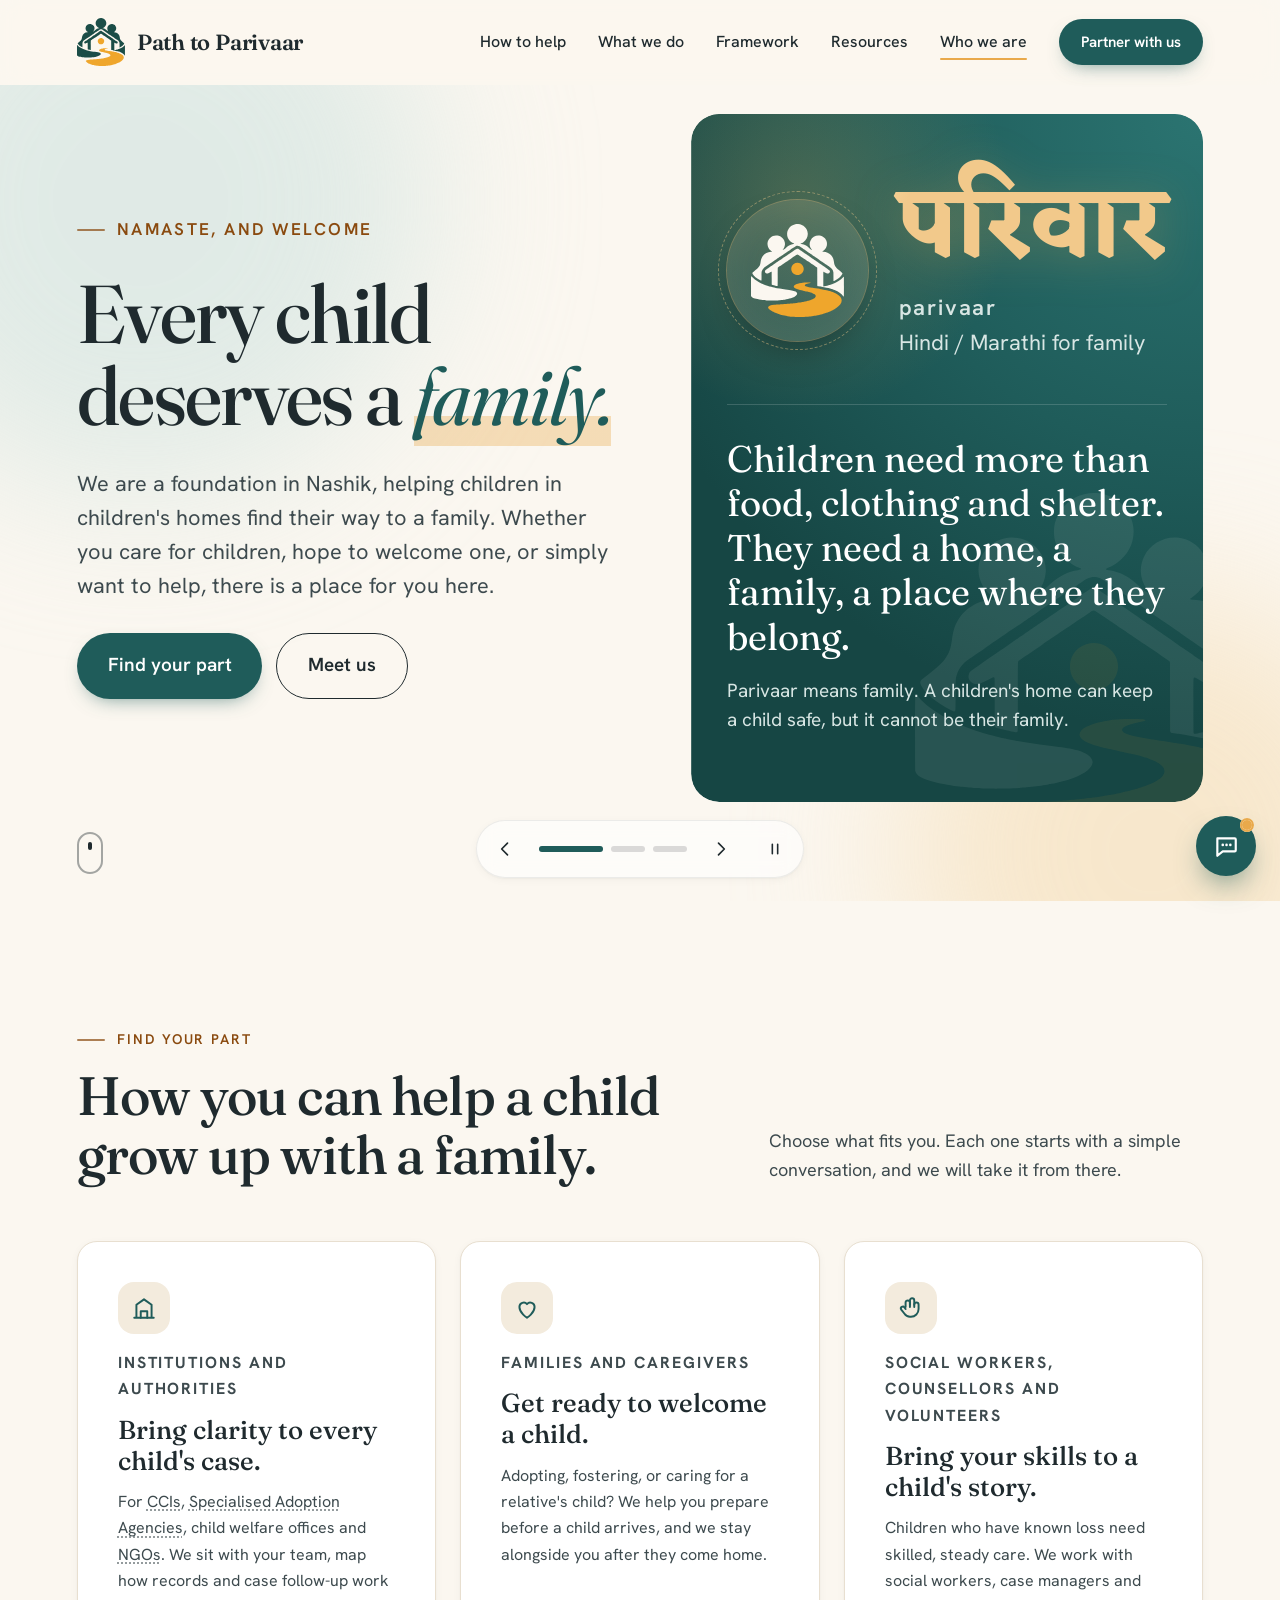
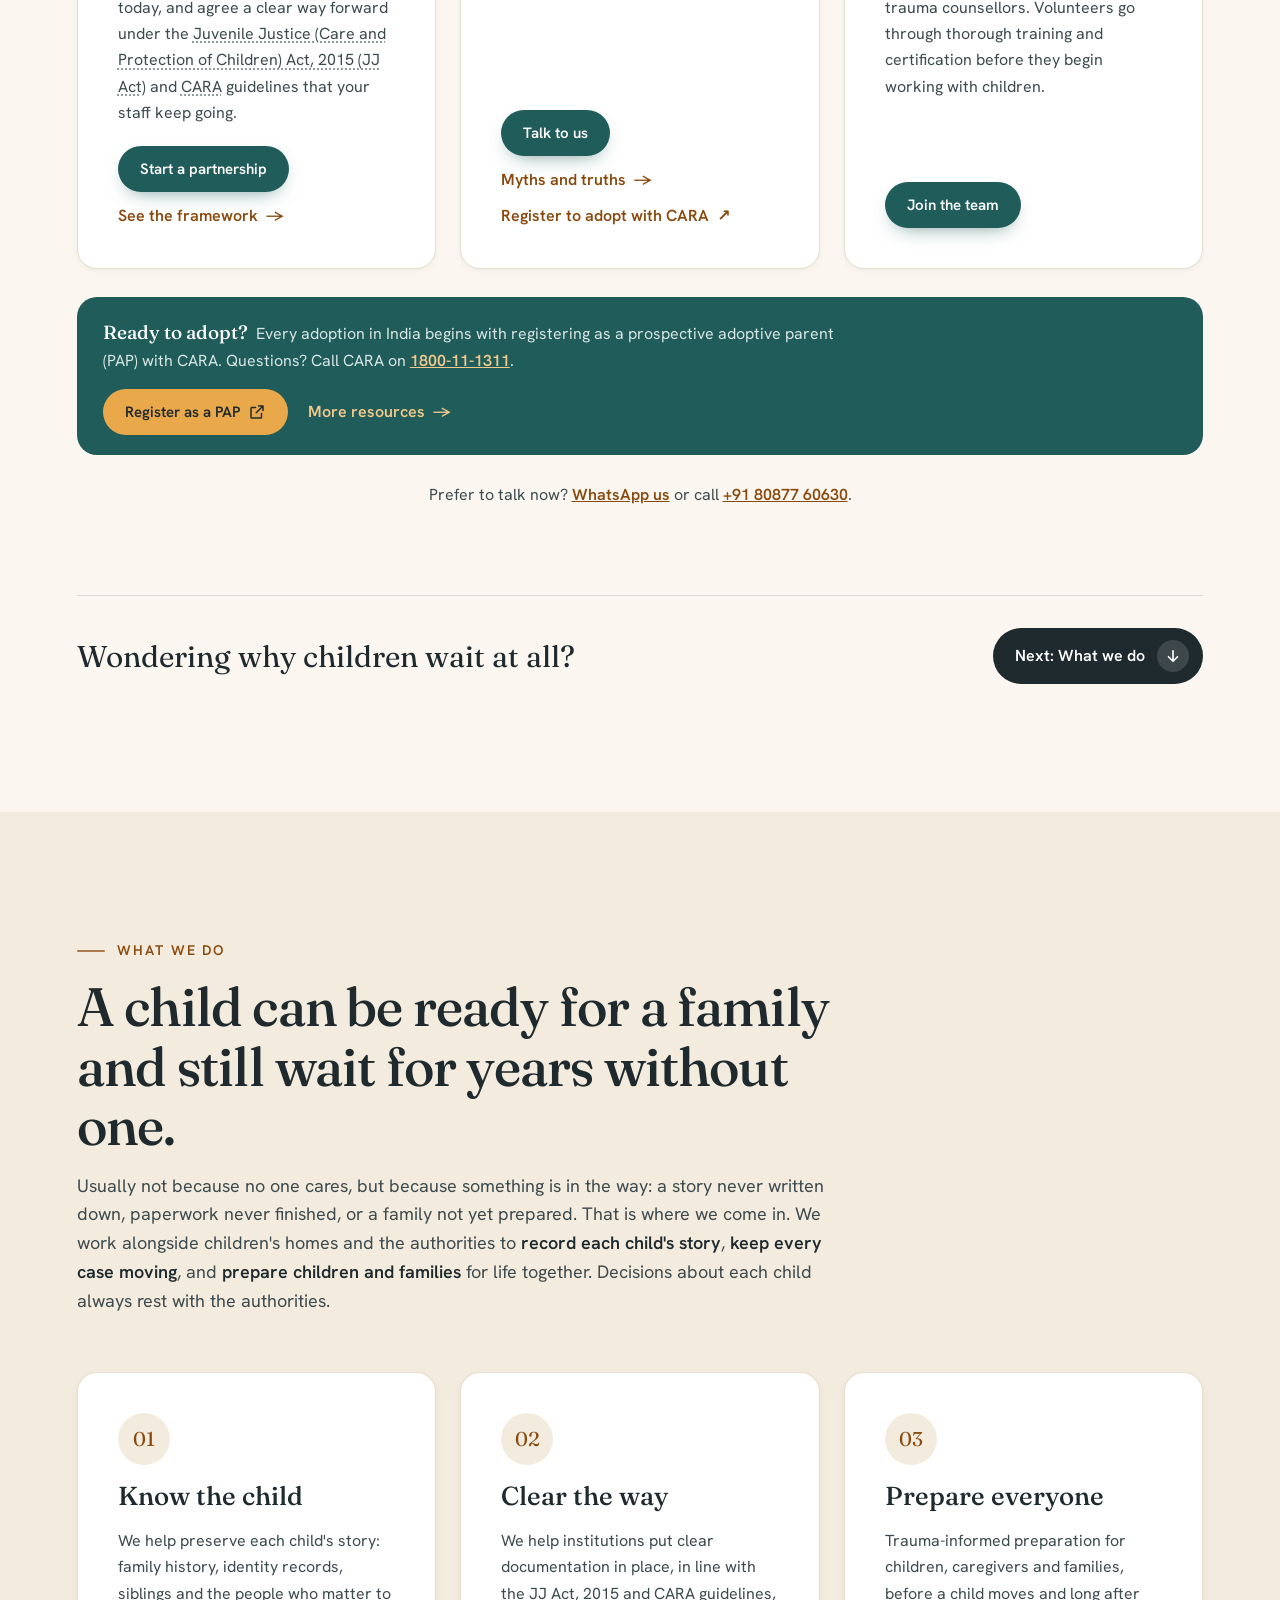
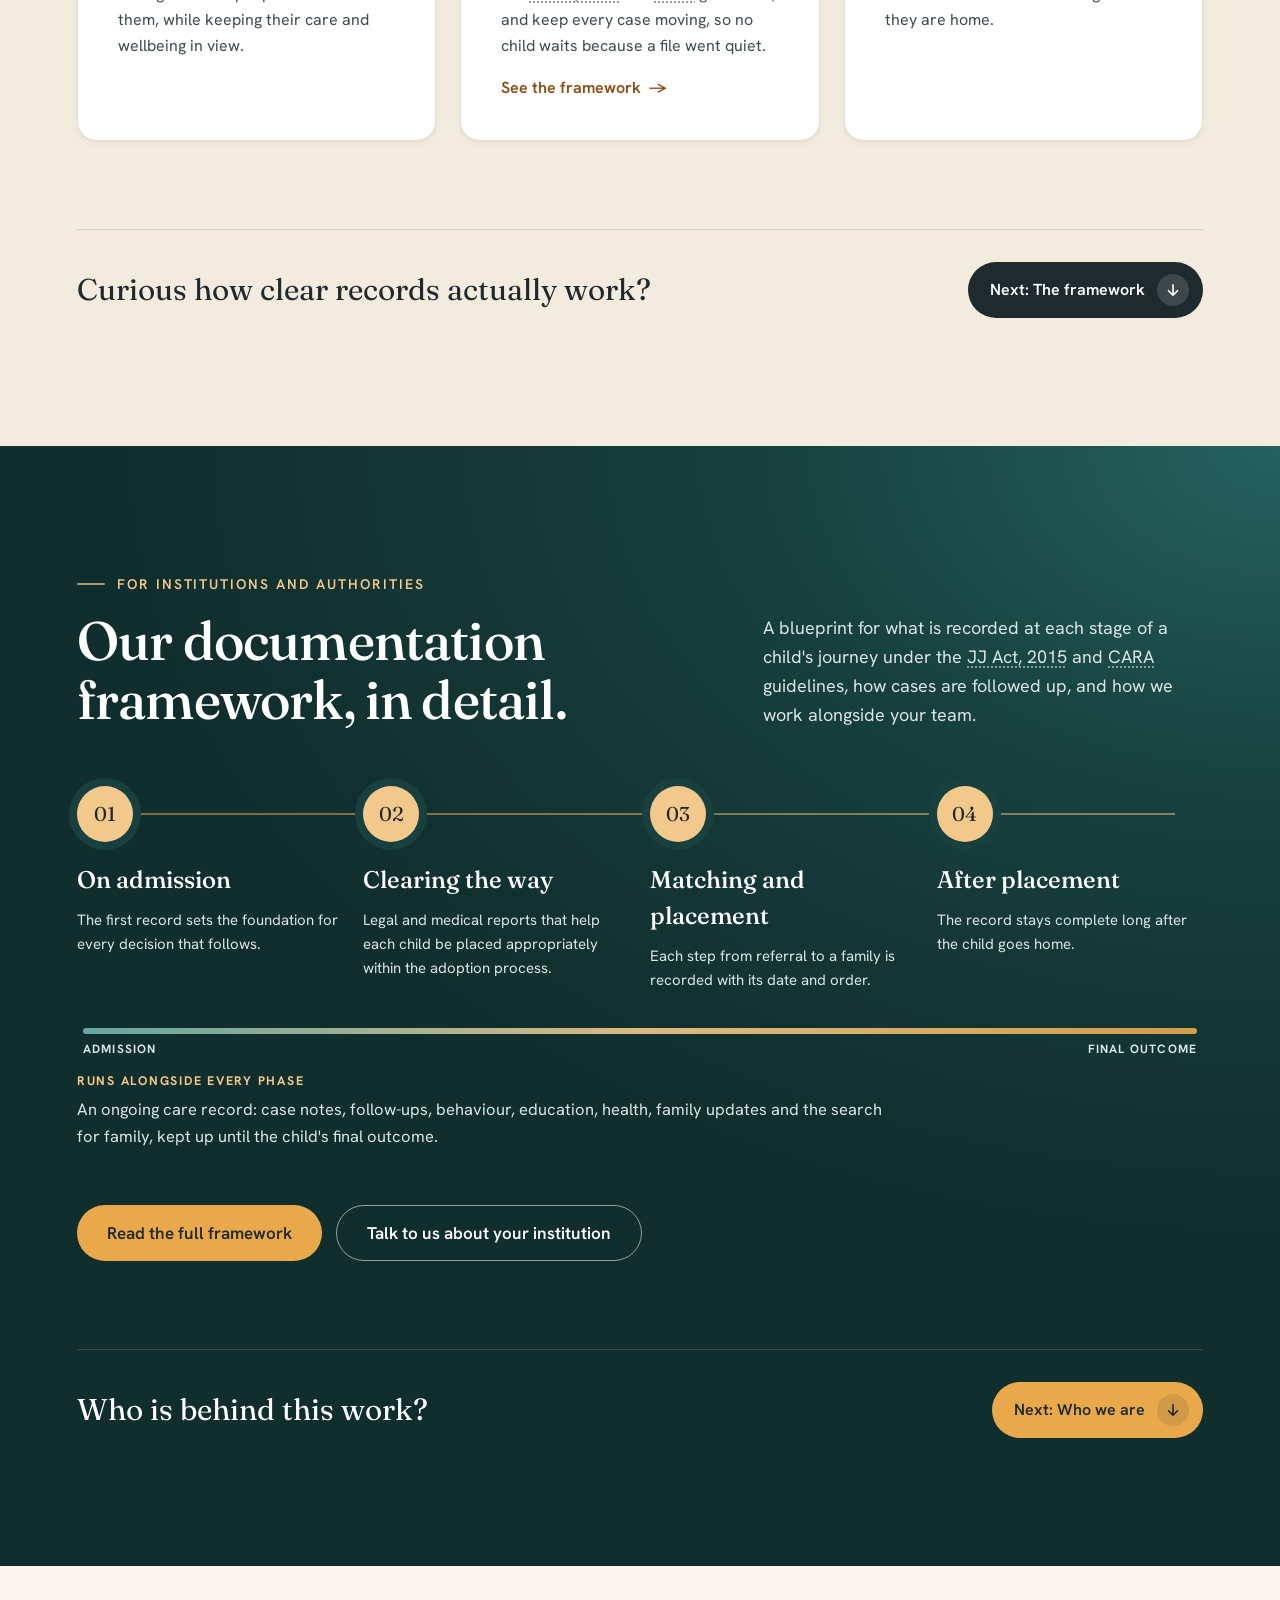
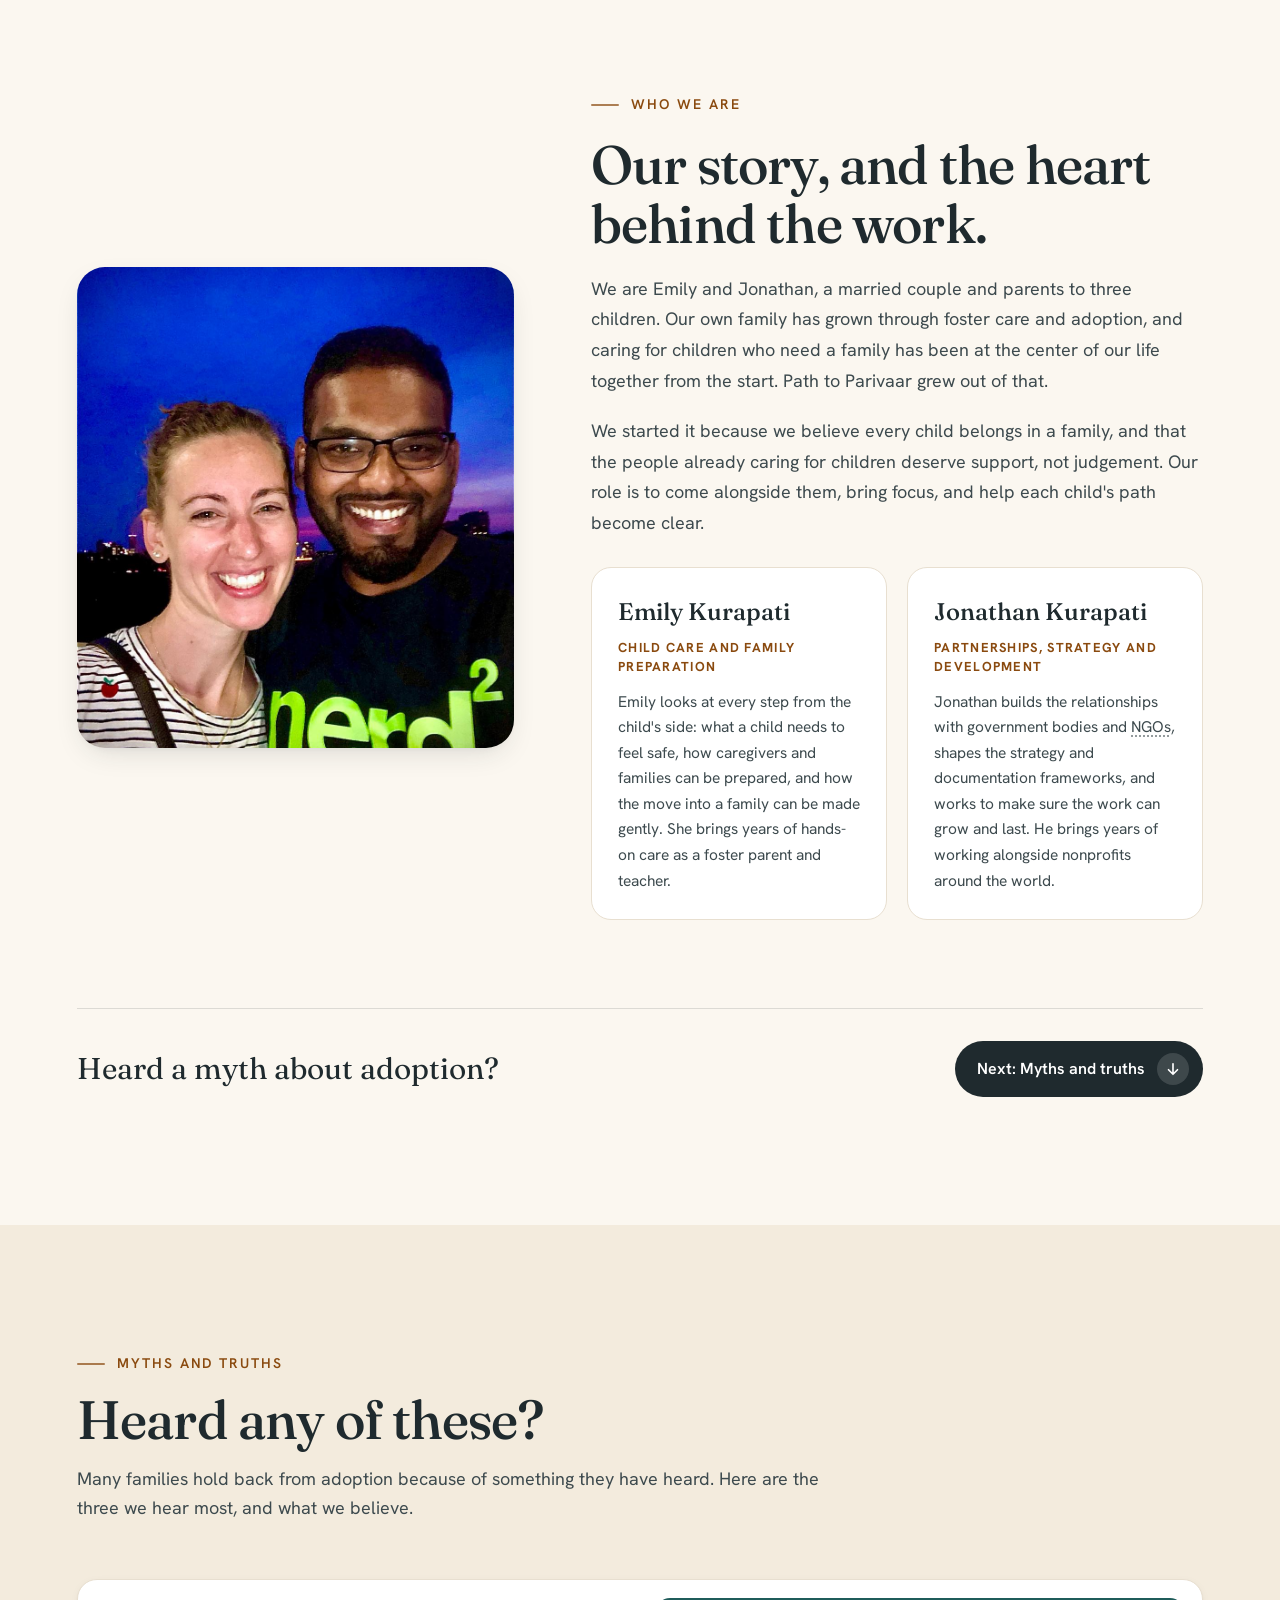
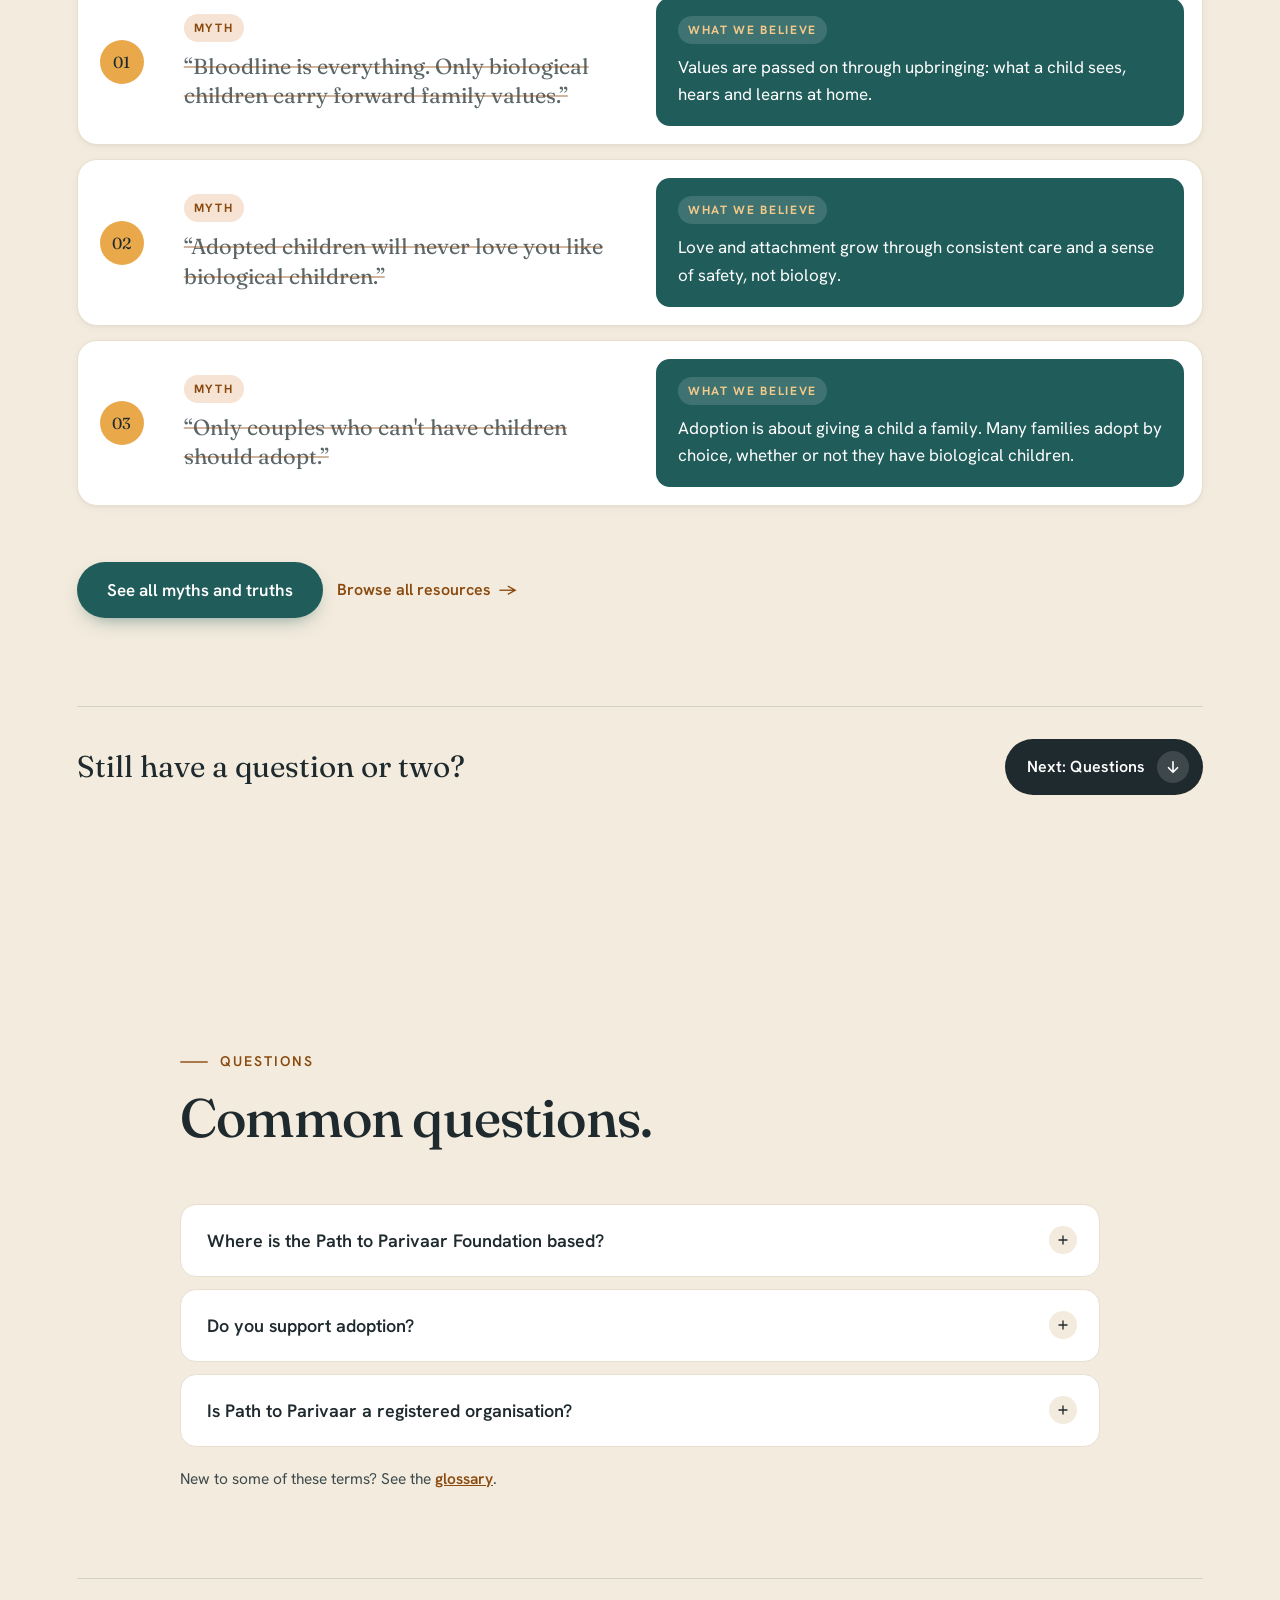
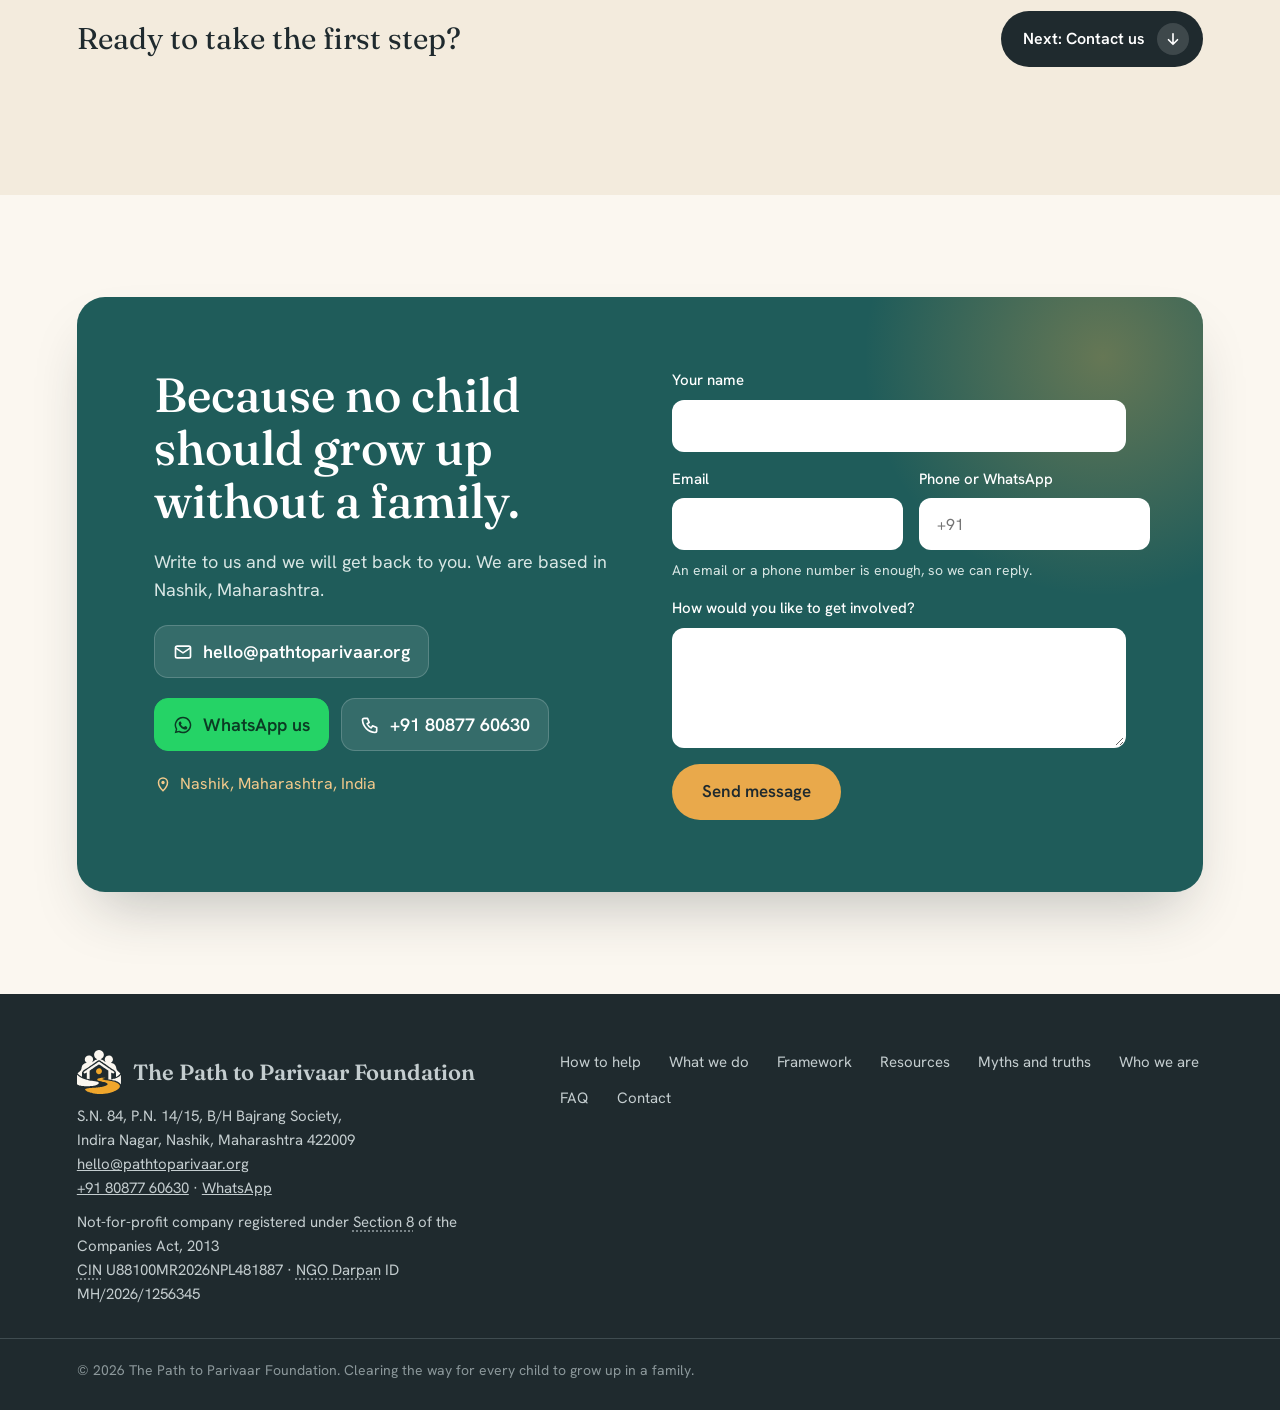
<file: index.html>
<!doctype html>
<html lang="en-IN">
<head>
<meta charset="utf-8">
<meta name="viewport" content="width=device-width, initial-scale=1, viewport-fit=cover">
<title>Path to Parivaar Foundation | Family-Based Care for Children in Nashik, Maharashtra</title>
<meta name="description" content="The Path to Parivaar Foundation, Nashik: we find out what is keeping a child from growing up in a family, and help clear it, working alongside children's homes and government bodies under the Juvenile Justice (Care and Protection of Children) Act, 2015 and CARA guidelines.">
<meta name="keywords" content="Path to Parivaar, Nashik NGO, child welfare Nashik, foster care Maharashtra, adoption Nashik, kinship care India, family-based care, child care institutions, CCI support, deinstitutionalisation India, permanency for children">
<meta name="author" content="The Path to Parivaar Foundation">
<meta name="robots" content="index, follow, max-image-preview:large">
<link rel="canonical" href="https://pathtoparivaar.org/">
<meta name="theme-color" content="#1F5C5A">

<!-- Local SEO -->
<meta name="geo.region" content="IN-MH">
<meta name="geo.placename" content="Nashik, Maharashtra">
<meta name="geo.position" content="19.9975;73.7898">
<meta name="ICBM" content="19.9975, 73.7898">

<!-- Open Graph / social -->
<meta property="og:type" content="website">
<meta property="og:site_name" content="The Path to Parivaar Foundation">
<meta property="og:locale" content="en_IN">
<meta property="og:url" content="https://pathtoparivaar.org/">
<meta property="og:title" content="Path to Parivaar Foundation | Every child deserves a family">
<meta property="og:description" content="We find out what is keeping a child from growing up in a family, and help clear it. Based in Nashik, Maharashtra.">
<meta property="og:image" content="https://pathtoparivaar.org/assets/img/social-share.jpg">
<meta property="og:image:type" content="image/jpeg">
<meta property="og:image:width" content="1200">
<meta property="og:image:height" content="630">
<meta property="og:image:alt" content="The Path to Parivaar Foundation: Every child deserves a family. Nashik, Maharashtra.">
<meta name="twitter:card" content="summary_large_image">
<meta name="twitter:title" content="Path to Parivaar Foundation | Every child deserves a family">
<meta name="twitter:description" content="We find out what is keeping a child from growing up in a family, and help clear it. Based in Nashik, Maharashtra.">
<meta name="twitter:image" content="https://pathtoparivaar.org/assets/img/social-share.jpg">
<meta name="twitter:image:alt" content="The Path to Parivaar Foundation: Every child deserves a family. Nashik, Maharashtra.">

<link rel="icon" href="assets/img/favicon.ico?v=2" sizes="48x48">
<link rel="icon" href="assets/img/favicon.svg?v=2" type="image/svg+xml">
<link rel="apple-touch-icon" href="assets/img/apple-touch-icon.png">
<link rel="manifest" href="site.webmanifest">

<link rel="preconnect" href="https://fonts.googleapis.com">
<link rel="preconnect" href="https://fonts.gstatic.com" crossorigin>
<link href="https://fonts.googleapis.com/css2?family=Fraunces:opsz,wght@9..144,400;9..144,500;9..144,600&amp;family=Hanken+Grotesk:wght@400;500;600;700&amp;family=Eczar:wght@600;700&amp;display=swap" rel="stylesheet">
<link rel="stylesheet" href="assets/css/styles.css">

<script type="application/ld+json">
{
  "@context": "https://schema.org",
  "@graph": [
    {
      "@type": "NGO",
      "@id": "https://pathtoparivaar.org/#org",
      "name": "The Path to Parivaar Foundation",
      "legalName": "Path to Parivaar Foundation",
      "alternateName": "Path to Parivaar",
      "foundingDate": "2026-10-17",
      "founder": [
        { "@type": "Person", "name": "Emily Kurapati", "jobTitle": "Child care and family preparation" },
        { "@type": "Person", "name": "Jonathan Kurapati", "jobTitle": "Partnerships, strategy and development" }
      ],
      "identifier": [
        { "@type": "PropertyValue", "propertyID": "CIN", "value": "U88100MR2026NPL481887" },
        { "@type": "PropertyValue", "propertyID": "NGO Darpan ID", "value": "MH/2026/1256345" }
      ],
      "url": "https://pathtoparivaar.org/",
      "logo": "https://pathtoparivaar.org/assets/brand/logo-1024.png",
      "image": "https://pathtoparivaar.org/assets/img/social-share.jpg",
      "email": "hello@pathtoparivaar.org",
      "telephone": "+91-80877-60630",
      "contactPoint": {
        "@type": "ContactPoint",
        "telephone": "+91-80877-60630",
        "email": "hello@pathtoparivaar.org",
        "contactType": "customer support",
        "areaServed": "IN"
      },
      "description": "A Nashik, Maharashtra based foundation that finds out what is keeping a child from growing up in a family, and helps clear it, working alongside children's homes and government bodies under the Juvenile Justice (Care and Protection of Children) Act, 2015 and CARA guidelines.",
      "slogan": "Every child deserves a family.",
      "address": {
        "@type": "PostalAddress",
        "streetAddress": "S.N. 84, P.N. 14/15, B/H Bajrang Society, Indira Nagar",
        "postalCode": "422009",
        "addressLocality": "Nashik",
        "addressRegion": "Maharashtra",
        "addressCountry": "IN"
      },
      "geo": { "@type": "GeoCoordinates", "latitude": 19.9975, "longitude": 73.7898 },
      "areaServed": [
        { "@type": "City", "name": "Nashik" },
        { "@type": "State", "name": "Maharashtra" },
        { "@type": "Country", "name": "India" }
      ],
      "knowsAbout": ["Family-based care", "Foster care", "Kinship care", "Adoption", "Family reunification", "Trauma-informed care", "Child protection", "Legal identity documentation for children"]
    },
    {
      "@type": "WebSite",
      "@id": "https://pathtoparivaar.org/#website",
      "url": "https://pathtoparivaar.org/",
      "name": "The Path to Parivaar Foundation",
      "inLanguage": "en-IN",
      "publisher": { "@id": "https://pathtoparivaar.org/#org" }
    },
    {
      "@type": "FAQPage",
      "mainEntity": [
        {
          "@type": "Question",
          "name": "Where is the Path to Parivaar Foundation based?",
          "acceptedAnswer": { "@type": "Answer", "text": "We are based in Nashik, Maharashtra, India. Our work begins with children, institutions, and families in and around Nashik." }
        },
        {
          "@type": "Question",
          "name": "Do you support adoption?",
          "acceptedAnswer": { "@type": "Answer", "text": "We value adoption deeply; our own family has grown through it. What we hope for is the best outcome for each child. For many children that is adoption, and for others it is a safe return to their birth family or care with relatives. The decision always rests with the authorities. Our part is to make sure they have the full picture, and to advocate for each child's case to move forward without delay." }
        },
        {
          "@type": "Question",
          "name": "Is Path to Parivaar a registered organisation?",
          "acceptedAnswer": { "@type": "Answer", "text": "Yes. Path to Parivaar Foundation is a not-for-profit company registered under Section 8 of the Companies Act, 2013, incorporated on 17 October 2026 (CIN U88100MR2026NPL481887). We are also registered on NITI Aayog's NGO Darpan portal (Darpan ID MH/2026/1256345)." }
        }
      ]
    }
  ]
}
</script>
</head>
<body data-formspree="myeeanyq">
<a class="skip-link" href="#main">Skip to content</a>

<!-- NAV -->
<header class="site-header" id="site-header">
  <div class="header-inner">
    <a href="#top" class="brand" id="brand" aria-label="Path to Parivaar, back to top">
      <img class="brand-mark" src="assets/brand/logo.svg" width="48" height="48" alt="" aria-hidden="true">
      <span class="brand-name">Path to Parivaar</span>
    </a>
    <nav aria-label="Main" class="main-nav" id="main-nav">
      <a href="#involved" class="nav-link">How to help</a>
      <a href="#work" class="nav-link">What we do</a>
      <a href="framework.html" class="nav-link">Framework</a>
      <a href="resources.html" class="nav-link">Resources</a>
      <a href="#team" class="nav-link">Who we are</a>
      <a href="#contact" class="btn btn-primary btn-sm">Partner with us</a>
    </nav>
    <button class="menu-toggle" id="menu-toggle" aria-label="Open menu" aria-expanded="false" aria-controls="main-nav">
      <span></span><span></span><span></span>
    </button>
  </div>
  <div class="scroll-progress" aria-hidden="true"><span id="scroll-progress-bar"></span></div>
</header>

<main id="main">

<!-- HERO SLIDER -->
<section id="top" class="hero" aria-roledescription="carousel" aria-label="Highlights" data-chapter="Welcome">
  <div class="hero-bg" aria-hidden="true">
    <span class="blob blob-a"></span>
    <span class="blob blob-b"></span>
  </div>

  <div class="hero-slides" id="hero-slides" aria-live="polite">

    <!-- Slide 1 -->
    <div class="slide is-active" role="group" aria-roledescription="slide" aria-label="1 of 3" data-theme="teal">
      <div class="slide-copy">
        <p class="eyebrow anim">Namaste, and welcome</p>
        <h1 class="hero-title anim">Every child deserves a <em>family.</em></h1>
        <p class="hero-lead anim">We are a foundation in Nashik, helping children in children's homes find their way to a family. Whether you care for children, hope to welcome one, or simply want to help, there is a place for you here.</p>
        <div class="hero-ctas anim">
          <a href="#involved" class="btn btn-primary">Find your part</a>
          <a href="#team" class="btn btn-ghost">Meet us</a>
        </div>
      </div>
      <div class="slide-visual">
        <div class="visual-card visual-teal visual-welcome">
          <img class="card-mark" src="assets/brand/logo-light.svg" alt="" aria-hidden="true">
          <div class="vc-top">
            <div class="medallion" aria-hidden="true">
              <span class="medallion-ring"></span>
              <img src="assets/brand/logo-light.svg" alt="">
            </div>
            <div class="word-feature">
              <p class="word-deva" lang="hi">परिवार</p>
              <p class="word-meta"><span>parivaar</span><em>Hindi / Marathi for family</em></p>
            </div>
          </div>
          <div class="visual-body">
            <p class="visual-quote">Children need more than food, clothing and shelter. They need a home, a family, a place where they belong.</p>
            <p class="visual-text">Parivaar means family. A children's home can keep a child safe, but it cannot be their family.</p>
          </div>
        </div>
      </div>
    </div>

    <!-- Slide 2: The right path -->
    <div class="slide" role="group" aria-roledescription="slide" aria-label="2 of 3" aria-hidden="true" data-theme="amber">
      <div class="slide-copy">
        <p class="eyebrow anim">The best outcome for every child</p>
        <h2 class="hero-title anim">Adoption, or a safe return home. <em>Whatever is best for the child.</em></h2>
        <p class="hero-lead anim">When a child is placed in a children's home, their story is gathered first. The authorities then decide what is best for that child: adoption, a safe return home, living with relatives or <abbr class="term" tabindex="0" data-tip="A family looks after a child in their own home for a time, while longer-term plans are made.">foster care</abbr>. We do not make that decision. We help the authorities see the full picture, advocate for each case to keep moving, and help prepare children, caregivers and families for what comes next.</p>
        <div class="hero-ctas anim">
          <a href="#involved" class="btn btn-primary">Find your part</a>
          <a href="framework.html#path" class="btn btn-ghost">See the full path</a>
        </div>
      </div>
      <div class="slide-visual">
        <div class="visual-card visual-amber visual-journey">
          <p class="jn-label">How a child's path is decided</p>
          <ol class="journey"><li style="--i:0"><span class="jn-icon"><svg viewBox="0 0 24 24" aria-hidden="true"><path d="M3 11l9-7 9 7"/><path d="M5 10v10h14V10"/><path d="M10 20v-5h4v5"/></svg></span><b>Enters a children's home</b><small>often with little or no paperwork</small></li><li style="--i:1"><span class="jn-icon"><svg viewBox="0 0 24 24" aria-hidden="true"><path d="M6 3h9l4 4v14H6z"/><path d="M14 3v5h5M9 13h7M9 17h5"/></svg></span><b>Story gathered</b><small>identity, family history and records</small></li><li style="--i:2"><span class="jn-icon"><svg viewBox="0 0 24 24" aria-hidden="true"><path d="M12 4v16M7 20h10M5 8h14"/><path d="M5 8l-2.5 6a3 3 0 005 0zM19 8l-2.5 6a3 3 0 005 0z"/></svg></span><b>Decision made</b><small>by the <abbr class="term" tabindex="0" data-tip="Child Welfare Committee: The district body that decides on the care, protection and rehabilitation of children in need of care. Decisions about a child rest with it.">Child Welfare Committee</abbr>, in the child's best interest</small></li></ol>
          <p class="jn-label">Then, the right path for this child</p>
          <ul class="outcomes"><li style="--i:0"><span class="oc-icon"><svg viewBox="0 0 24 24" aria-hidden="true"><circle cx="7" cy="6" r="2.5"/><circle cx="17" cy="6" r="2.5"/><circle cx="12" cy="12" r="2"/><path d="M3 21v-5a4 4 0 018 0M13 21v-5a4 4 0 018 0M9.5 21v-2a2.5 2.5 0 015 0v2"/></svg></span><b>Adoption</b><small>a new, permanent family</small></li><li style="--i:1"><span class="oc-icon"><svg viewBox="0 0 24 24" aria-hidden="true"><path d="M3 11l9-7 9 7"/><path d="M5 10v10h14V10"/><path d="M10 20v-5h4v5"/></svg></span><b>Return home</b><small>to their birth family, when it is safe</small></li><li style="--i:2"><span class="oc-icon"><svg viewBox="0 0 24 24" aria-hidden="true"><circle cx="8" cy="8" r="3"/><circle cx="17" cy="9" r="2.5"/><path d="M2.5 20c0-3 2.5-5.5 5.5-5.5s5.5 2.5 5.5 5.5M14 20c.3-2.5 1.7-4.2 3.5-4.2 2.2 0 3.5 1.8 3.5 4.2"/></svg></span><b><abbr class="term" tabindex="0" data-tip="Care of a child by grandparents, other relatives or close family friends.">Kinship care</abbr></b><small>with grandparents or other relatives</small></li><li style="--i:3"><span class="oc-icon"><svg viewBox="0 0 24 24" aria-hidden="true"><circle cx="12" cy="12" r="4"/><path d="M12 2v2M12 20v2M2 12h2M20 12h2M4.9 4.9l1.4 1.4M17.7 17.7l1.4 1.4M4.9 19.1l1.4-1.4M17.7 6.3l1.4-1.4"/></svg></span><b>Foster care</b><small>a family's care for a time</small></li><li style="--i:4"><span class="oc-icon"><svg viewBox="0 0 24 24" aria-hidden="true"><path d="M12 3l8 4v5c0 5-3.5 8-8 9-4.5-1-8-4-8-9V7z"/><path d="M9 12l2 2 4-4"/></svg></span><b>Other permanent care</b><small>a legal, lasting arrangement</small></li><li class="oc-goal" style="--i:5"><b>One goal:</b><span>a place to belong.</span></li></ul>
        </div>
      </div>
    </div>
    <!-- Slide 3: Nashik -->
    <div class="slide" role="group" aria-roledescription="slide" aria-label="3 of 3" aria-hidden="true" data-theme="ink">
      <div class="slide-copy">
        <p class="eyebrow anim">Rooted in Nashik, Maharashtra</p>
        <h2 class="hero-title anim">Local work, <em>close to every child.</em></h2>
        <p class="hero-lead anim">Our work in Nashik begins with the institutions, agencies, and families already caring for its children, so that every child in their care is known by name, not by file number.</p>
        <div class="hero-ctas anim">
          <a href="#contact" class="btn btn-primary" data-topic="I represent an institution or agency in Nashik and would like to start a partnership.">Partner with us in Nashik</a>
          <a href="#team" class="btn btn-ghost">Who we are</a>
        </div>
      </div>
      <div class="slide-visual">
        <div class="visual-card visual-ink">
          <svg class="nashik-map" viewBox="0 0 400 400" aria-hidden="true">
            <defs>
              <radialGradient id="glow" cx="50%" cy="50%" r="50%"><stop offset="0%" stop-color="#E9A94B" stop-opacity=".55"/><stop offset="100%" stop-color="#E9A94B" stop-opacity="0"/></radialGradient>
            </defs>
            <g class="map-rings" fill="none" stroke="#F2C98B" stroke-opacity=".18">
              <circle cx="200" cy="190" r="60"/><circle cx="200" cy="190" r="110"/><circle cx="200" cy="190" r="160"/>
            </g>
            <path class="river" d="M-20 330 C 60 300, 120 350, 180 300 S 280 240, 330 270 S 410 250, 430 230" fill="none" stroke="#6FB3AE" stroke-width="5" stroke-linecap="round"/>
            <circle cx="200" cy="190" r="70" fill="url(#glow)"/>
            <g class="pin">
              <path d="M200 120c-24 0-42 18-42 41 0 31 42 71 42 71s42-40 42-71c0-23-18-41-42-41z" fill="#E9A94B"/>
              <circle cx="200" cy="161" r="14" fill="#1F2A2E"/>
            </g>
            <circle class="pulse" cx="200" cy="232" r="8" fill="none" stroke="#E9A94B" stroke-width="2"/>
          </svg>
          <div class="visual-body">
            <div class="deva-small"><abbr class="term" tabindex="0" data-tip="Nashik, written in Devanagari script as it appears in Marathi and Hindi.">नाशिक</abbr></div>
            <p class="visual-quote">Nashik, Maharashtra</p>
            <p class="visual-text">On the banks of the Godavari. 19.99° N, 73.79° E.</p>
          </div>
        </div>
      </div>
    </div>

  </div>

  <div class="hero-controls">
    <button class="hero-arrow" id="hero-prev" aria-label="Previous slide"><svg viewBox="0 0 24 24" width="20" height="20" aria-hidden="true"><path d="M15 5l-7 7 7 7" fill="none" stroke="currentColor" stroke-width="2" stroke-linecap="round" stroke-linejoin="round"/></svg></button>
    <div class="hero-dots" id="hero-dots" role="tablist" aria-label="Choose slide">
      <button role="tab" aria-selected="true" aria-label="Slide 1: Every child deserves a family" class="dot is-active"><span></span></button>
      <button role="tab" aria-selected="false" aria-label="Slide 2: The best outcome for every child" class="dot"><span></span></button>
      <button role="tab" aria-selected="false" aria-label="Slide 3: Rooted in Nashik" class="dot"><span></span></button>
    </div>
    <button class="hero-arrow" id="hero-next" aria-label="Next slide"><svg viewBox="0 0 24 24" width="20" height="20" aria-hidden="true"><path d="M9 5l7 7-7 7" fill="none" stroke="currentColor" stroke-width="2" stroke-linecap="round" stroke-linejoin="round"/></svg></button>
    <button class="hero-pause" id="hero-pause" aria-label="Pause slideshow" aria-pressed="false">
      <svg class="i-pause" viewBox="0 0 24 24" width="16" height="16" aria-hidden="true"><path d="M8 5v14M16 5v14" stroke="currentColor" stroke-width="2.4" stroke-linecap="round"/></svg>
      <svg class="i-play" viewBox="0 0 24 24" width="16" height="16" aria-hidden="true"><path d="M8 5l11 7-11 7z" fill="currentColor"/></svg>
    </button>
  </div>
  <a href="#involved" class="scroll-cue" aria-label="Scroll to content"><span></span></a>
</section>

<!-- FIND YOUR PART -->
<section id="involved" class="section help" data-chapter="Find your part">
  <div class="container">
    <div class="section-head split">
      <div class="reveal">
        <p class="eyebrow">Find your part</p>
        <h2 class="section-title">How you can help a child grow up with a family.</h2>
      </div>
      <p class="section-lead reveal" style="--d:1">Choose what fits you. Each one starts with a simple conversation, and we will take it from there.</p>
    </div>
    <div class="grid-3 help-grid">
      <article class="card card-hover help-card reveal">
        <div class="icon-badge" aria-hidden="true"><svg viewBox="0 0 24 24"><path d="M3 21h18M5 21V9l7-5 7 5v12"/><path d="M9 21v-6h6v6"/></svg></div>
        <p class="help-who">Institutions and authorities</p>
        <h3 class="card-title">Bring clarity to every child's case.</h3>
        <p>For <abbr class="term" tabindex="0" data-tip="Child Care Institution: A children&#x27;s home or shelter registered under the JJ Act, 2015 to care for children who need care and protection.">CCIs</abbr>, <abbr class="term" tabindex="0" data-tip="Specialised Adoption Agency: An institution recognised to care for children who are orphaned, abandoned or surrendered, and to place them for adoption.">Specialised Adoption Agencies</abbr>, child welfare offices and <abbr class="term" tabindex="0" data-tip="Non-governmental organisation: A not-for-profit organisation that works independently of government.">NGOs</abbr>. We sit with your team, map how records and case follow-up work today, and agree a clear way forward under the <abbr class="term" tabindex="0" data-tip="Juvenile Justice (Care and Protection of Children) Act, 2015: India&#x27;s main law for children who need care and protection, covering children&#x27;s homes, child welfare committees, foster care and adoption. It was amended in 2021.">Juvenile Justice (Care and Protection of Children) Act, 2015 (JJ Act)</abbr> and <abbr class="term" tabindex="0" data-tip="Central Adoption Resource Authority: The Government of India body, under the Ministry of Women and Child Development, that regulates adoption in India. Its Adoption Regulations are commonly called the CARA guidelines.">CARA</abbr> guidelines that your staff keep going.</p>
        <div class="help-actions">
          <a href="#contact" class="btn btn-primary btn-sm" data-topic="I represent an institution or agency and would like to start a partnership.">Start a partnership</a>
          <a href="framework.html" class="link-arrow">See the framework <span aria-hidden="true">→</span></a>
        </div>
      </article>
      <article class="card card-hover help-card reveal" style="--d:1">
        <div class="icon-badge" aria-hidden="true"><svg viewBox="0 0 24 24"><path d="M12 21s-7-4.5-7-10a4 4 0 017-2.6A4 4 0 0119 11c0 5.5-7 10-7 10z"/></svg></div>
        <p class="help-who">Families and caregivers</p>
        <h3 class="card-title">Get ready to welcome a child.</h3>
        <p>Adopting, fostering, or caring for a relative's child? We help you prepare before a child arrives, and we stay alongside you after they come home.</p>
        <div class="help-actions">
          <a href="#contact" class="btn btn-primary btn-sm" data-topic="We are a family or caregiver looking for preparation and support.">Talk to us</a>
          <a href="myths.html" class="link-arrow">Myths and truths <span aria-hidden="true">→</span></a>
          <a href="https://carings.wcd.gov.in" class="link-arrow" target="_blank" rel="noopener">Register to adopt with CARA <span aria-hidden="true">↗</span></a>
        </div>
      </article>
      <article class="card card-hover help-card reveal" style="--d:2">
        <div class="icon-badge" aria-hidden="true"><svg viewBox="0 0 24 24"><path d="M7 11V7a2 2 0 014 0v4"/><path d="M11 9V5a2 2 0 014 0v6"/><path d="M15 9a2 2 0 014 0v4a7 7 0 01-7 7h-1a6 6 0 01-5-2.7L3 13.5a1.8 1.8 0 013-2L7 13"/></svg></div>
        <p class="help-who">Social workers, counsellors and volunteers</p>
        <h3 class="card-title">Bring your skills to a child's story.</h3>
        <p>Children who have known loss need skilled, steady care. We work with social workers, case managers and trauma counsellors. Volunteers go through thorough training and certification before they begin working with children.</p>
        <div class="help-actions">
          <a href="#contact" class="btn btn-primary btn-sm" data-topic="I am a social worker, case manager, counsellor or volunteer and would like to work with Path to Parivaar.">Join the team</a>
        </div>
      </article>
    </div>
    <div class="pap-strip reveal">
      <p><b>Ready to adopt?</b> Every adoption in India begins with registering as a prospective adoptive parent (PAP) with CARA. Questions? Call CARA on <a href="tel:18001111311">1800-11-1311</a>.</p>
      <div class="pap-strip-actions">
        <a class="btn btn-amber btn-sm" href="https://carings.wcd.gov.in" target="_blank" rel="noopener">Register as a PAP <svg class="btn-ic" viewBox="0 0 24 24" aria-hidden="true"><path d="M14 4h6v6M20 4l-9 9"/><path d="M18 14v5a1 1 0 01-1 1H5a1 1 0 01-1-1V7a1 1 0 011-1h5"/></svg></a>
        <a class="link-arrow" href="resources.html">More resources <span aria-hidden="true">→</span></a>
      </div>
    </div>
    <p class="help-alt reveal">Prefer to talk now? <a href="https://wa.me/918087760630" target="_blank" rel="noopener">WhatsApp us</a> or call <a href="tel:+918087760630">+91 80877 60630</a>.</p>
  </div>
  <div class="next-up reveal">
    <p class="next-q">Wondering why children wait at all?</p>
    <a class="next-link" href="#work"><span>Next: What we do</span><svg viewBox="0 0 24 24" aria-hidden="true"><path d="M12 5v14M6 13l6 6 6-6"/></svg></a>
  </div>
</section>

<!-- WHAT WE DO -->
<section id="work" class="section section-sand" data-chapter="What we do">
  <div class="container">
    <div class="section-head split">
      <div class="reveal">
        <p class="eyebrow">What we do</p>
        <h2 class="section-title">A child can be ready for a family and still wait for years without one.</h2>
      </div>
      <p class="section-lead reveal" style="--d:1">Usually not because no one cares, but because something is in the way: a story never written down, paperwork never finished, or a family not yet prepared. That is where we come in. We work alongside children's homes and the authorities to <strong>record each child's story</strong>, <strong>keep every case moving</strong>, and <strong>prepare children and families</strong> for life together. Decisions about each child always rest with the authorities.</p>
    </div>
    <div class="grid-3 work-grid">
      <article class="card card-hover work-card reveal">
        <span class="card-num">01</span>
        <h3 class="card-title">Know the child</h3>
        <p>We help preserve each child's story: family history, identity records, siblings and the people who matter to them, while keeping their care and wellbeing in view.</p>
      </article>
      <article class="card card-hover work-card reveal" style="--d:1">
        <span class="card-num">02</span>
        <h3 class="card-title">Clear the way</h3>
        <p>We help institutions put clear documentation in place, in line with the <abbr class="term" tabindex="0" data-tip="Juvenile Justice (Care and Protection of Children) Act, 2015: India&#x27;s main law for children who need care and protection, covering children&#x27;s homes, child welfare committees, foster care and adoption. It was amended in 2021.">JJ Act, 2015</abbr> and <abbr class="term" tabindex="0" data-tip="Central Adoption Resource Authority: The Government of India body, under the Ministry of Women and Child Development, that regulates adoption in India. Its Adoption Regulations are commonly called the CARA guidelines.">CARA</abbr> guidelines, and keep every case moving, so no child waits because a file went quiet.</p>
        <a href="framework.html" class="link-arrow">See the framework <span aria-hidden="true">→</span></a>
      </article>
      <article class="card card-hover work-card reveal" style="--d:2">
        <span class="card-num">03</span>
        <h3 class="card-title">Prepare everyone</h3>
        <p>Trauma-informed preparation for children, caregivers and families, before a child moves and long after they are home.</p>
      </article>
    </div>
  </div>
  <div class="next-up reveal">
    <p class="next-q">Curious how clear records actually work?</p>
    <a class="next-link" href="#framework"><span>Next: The framework</span><svg viewBox="0 0 24 24" aria-hidden="true"><path d="M12 5v14M6 13l6 6 6-6"/></svg></a>
  </div>
</section>

<!-- FRAMEWORK TEASER -->
<section id="framework" class="section section-ink carebase" data-chapter="The framework">
  <div class="container">
    <div class="section-head split">
      <div class="reveal">
        <p class="eyebrow eyebrow-gold">For institutions and authorities</p>
        <h2 class="section-title">Our documentation framework, in detail.</h2>
      </div>
      <p class="section-lead cb-lead reveal" style="--d:1">A blueprint for what is recorded at each stage of a child's journey under the <abbr class="term" tabindex="0" data-tip="Juvenile Justice (Care and Protection of Children) Act, 2015: India&#x27;s main law for children who need care and protection, covering children&#x27;s homes, child welfare committees, foster care and adoption. It was amended in 2021.">JJ Act, 2015</abbr> and <abbr class="term" tabindex="0" data-tip="Central Adoption Resource Authority: The Government of India body, under the Ministry of Women and Child Development, that regulates adoption in India. Its Adoption Regulations are commonly called the CARA guidelines.">CARA</abbr> guidelines, how cases are followed up, and how we work alongside your team.</p>
    </div>
    <ol class="fw-phases">
      <li class="fw-phase fw-mini reveal" style="--d:0">
        <span class="fw-num">01</span>
        <h3>On admission</h3>
        <p>The first record sets the foundation for every decision that follows.</p>
      </li>
      <li class="fw-phase fw-mini reveal" style="--d:1">
        <span class="fw-num">02</span>
        <h3>Clearing the way</h3>
        <p>Legal and medical reports that help each child be placed appropriately within the adoption process.</p>
      </li>
      <li class="fw-phase fw-mini reveal" style="--d:2">
        <span class="fw-num">03</span>
        <h3>Matching and placement</h3>
        <p>Each step from referral to a family is recorded with its date and order.</p>
      </li>
      <li class="fw-phase fw-mini reveal" style="--d:3">
        <span class="fw-num">04</span>
        <h3>After placement</h3>
        <p>The record stays complete long after the child goes home.</p>
      </li>
    </ol>

    <div class="fw-parallel fw-parallel-short reveal">
      <div class="fw-parallel-track" aria-hidden="true"><span class="fw-pt-line"></span><span class="fw-pt-pulse"></span><span class="fw-pt-start">Admission</span><span class="fw-pt-end">Final outcome</span></div>
      <p class="fw-parallel-tag">Runs alongside every phase</p>
      <p class="fw-parallel-line">An ongoing care record: case notes, follow-ups, behaviour, education, health, family updates and the search for family, kept up until the child's final outcome.</p>
    </div>

    <div class="teaser-actions reveal">
      <a href="framework.html" class="btn btn-amber">Read the full framework</a>
      <a href="#contact" class="btn btn-ghost-light" data-topic="I would like to talk about bringing the documentation framework to our institution.">Talk to us about your institution</a>
    </div>
  </div>
  <div class="next-up reveal">
    <p class="next-q">Who is behind this work?</p>
    <a class="next-link" href="#team"><span>Next: Who we are</span><svg viewBox="0 0 24 24" aria-hidden="true"><path d="M12 5v14M6 13l6 6 6-6"/></svg></a>
  </div>
</section>

<!-- WHO WE ARE -->
<section id="team" class="section team" data-chapter="Who we are">
  <div class="container team-grid">
    <figure class="team-photo reveal">
      <img src="assets/img/team.jpeg" alt="Emily and Jonathan Kurapati" width="961" height="1280" loading="lazy" decoding="async">
    </figure>
    <div class="team-copy">
      <p class="eyebrow reveal">Who we are</p>
      <h2 class="section-title reveal">Our story, and the heart behind the work.</h2>
      <p class="team-lead reveal">We are Emily and Jonathan, a married couple and parents to three children. Our own family has grown through foster care and adoption, and caring for children who need a family has been at the center of our life together from the start. Path to Parivaar grew out of that.</p>
      <p class="team-lead reveal">We started it because we believe every child belongs in a family, and that the people already caring for children deserve support, not judgement. Our role is to come alongside them, bring focus, and help each child's path become clear.</p>
      <div class="team-people">
        <article class="person reveal">
          <h3>Emily Kurapati</h3>
          <p class="person-role">Child care and family preparation</p>
          <p>Emily looks at every step from the child's side: what a child needs to feel safe, how caregivers and families can be prepared, and how the move into a family can be made gently. She brings years of hands-on care as a foster parent and teacher.</p>
        </article>
        <article class="person reveal" style="--d:1">
          <h3>Jonathan Kurapati</h3>
          <p class="person-role">Partnerships, strategy and development</p>
          <p>Jonathan builds the relationships with government bodies and <abbr class="term" tabindex="0" data-tip="Non-governmental organisation: A not-for-profit organisation that works independently of government.">NGOs</abbr>, shapes the strategy and documentation frameworks, and works to make sure the work can grow and last. He brings years of working alongside nonprofits around the world.</p>
        </article>
      </div>
    </div>
  </div>
  <div class="next-up reveal">
    <p class="next-q">Heard a myth about adoption?</p>
    <a class="next-link" href="#myths"><span>Next: Myths and truths</span><svg viewBox="0 0 24 24" aria-hidden="true"><path d="M12 5v14M6 13l6 6 6-6"/></svg></a>
  </div>
</section>

<!-- MYTHS TEASER -->
<section id="myths" class="section section-sand" data-chapter="Myths">
  <div class="container">
    <div class="section-head split">
      <div class="reveal">
        <p class="eyebrow">Myths and truths</p>
        <h2 class="section-title">Heard any of these?</h2>
      </div>
      <p class="section-lead reveal" style="--d:1">Many families hold back from adoption because of something they have heard. Here are the three we hear most, and what we believe.</p>
    </div>
    <ol class="mt-list">
      <li class="mt-row reveal">
        <span class="mt-num">01</span>
        <div class="mt-myth"><span class="myth-tag">Myth</span><p>“Bloodline is everything. Only biological children carry forward family values.”</p></div>
        <div class="mt-truth"><span class="truth-tag">What we believe</span><p>Values are passed on through upbringing: what a child sees, hears and learns at home.</p></div>
      </li>
      <li class="mt-row reveal">
        <span class="mt-num">02</span>
        <div class="mt-myth"><span class="myth-tag">Myth</span><p>“Adopted children will never love you like biological children.”</p></div>
        <div class="mt-truth"><span class="truth-tag">What we believe</span><p>Love and attachment grow through consistent care and a sense of safety, not biology.</p></div>
      </li>
      <li class="mt-row reveal">
        <span class="mt-num">03</span>
        <div class="mt-myth"><span class="myth-tag">Myth</span><p>“Only couples who can&#x27;t have children should adopt.”</p></div>
        <div class="mt-truth"><span class="truth-tag">What we believe</span><p>Adoption is about giving a child a family. Many families adopt by choice, whether or not they have biological children.</p></div>
      </li>
    </ol>
    <div class="teaser-actions reveal"><a href="myths.html" class="btn btn-primary">See all myths and truths</a><a href="resources.html" class="link-arrow">Browse all resources <span aria-hidden="true">→</span></a></div>
  </div>
  <div class="next-up reveal">
    <p class="next-q">Still have a question or two?</p>
    <a class="next-link" href="#faq"><span>Next: Questions</span><svg viewBox="0 0 24 24" aria-hidden="true"><path d="M12 5v14M6 13l6 6 6-6"/></svg></a>
  </div>
</section>

<!-- FAQ -->
<section id="faq" class="section section-sand" data-chapter="Questions">
  <div class="container faq-wrap">
    <div class="section-head reveal">
      <p class="eyebrow">Questions</p>
      <h2 class="section-title">Common questions.</h2>
    </div>
    <div class="faq-list">
      <details class="faq reveal">
        <summary>Where is the Path to Parivaar Foundation based?</summary>
        <div class="faq-body"><p>We are based in Nashik, Maharashtra, India. Our work begins with children, institutions, and families in and around Nashik.</p></div>
      </details>
      <details class="faq reveal">
        <summary>Do you support adoption?</summary>
        <div class="faq-body"><p>We value adoption deeply; our own family has grown through it. What we hope for is the best outcome for each child. For many children that is adoption, and for others it is a safe return to their birth family or care with relatives. The decision always rests with the authorities. Our part is to make sure they have the full picture, and to advocate for each child's case to move forward without delay. Wondering about common worries? Read <a href="myths.html">myths and truths about adoption</a>.</p></div>
      </details>
      <details class="faq reveal">
        <summary>Is Path to Parivaar a registered organisation?</summary>
        <div class="faq-body"><p>Yes. Path to Parivaar Foundation is a not-for-profit company registered under <abbr class="term" tabindex="0" data-tip="A not-for-profit company registered under Section 8 of the Companies Act, 2013. Its income can only be used for its charitable aims.">Section 8</abbr> of the Companies Act, 2013, incorporated on 17 October 2026 (<abbr class="term" tabindex="0" data-tip="Corporate Identity Number: The unique number the Registrar of Companies gives every registered company in India.">CIN</abbr> U88100MR2026NPL481887). We are also registered on NITI Aayog's <abbr class="term" tabindex="0" data-tip="NITI Aayog&#x27;s online register of NGOs. NITI Aayog (National Institution for Transforming India) is the Government of India&#x27;s policy think tank.">NGO Darpan</abbr> portal (Darpan ID MH/2026/1256345).</p></div>
      </details>
    </div>
    <p class="faq-more reveal">New to some of these terms? See the <a href="framework.html#glossary">glossary</a>.</p>
  </div>
  <div class="next-up reveal">
    <p class="next-q">Ready to take the first step?</p>
    <a class="next-link" href="#contact"><span>Next: Contact us</span><svg viewBox="0 0 24 24" aria-hidden="true"><path d="M12 5v14M6 13l6 6 6-6"/></svg></a>
  </div>
</section>

<!-- CONTACT -->
<section id="contact" class="contact reveal" data-chapter="Contact">
  <div class="contact-glow" aria-hidden="true"></div>
  <div class="contact-copy">
    <h2 class="contact-title">Because no child should grow up without a family.</h2>
    <p>Write to us and we will get back to you. We are based in Nashik, Maharashtra.</p>
    <a class="contact-email" href="mailto:hello@pathtoparivaar.org">
      <svg viewBox="0 0 24 24" width="20" height="20" aria-hidden="true"><rect x="3" y="5" width="18" height="14" rx="2" fill="none" stroke="currentColor" stroke-width="2"/><path d="M3 7l9 6 9-6" fill="none" stroke="currentColor" stroke-width="2"/></svg>
      hello@pathtoparivaar.org
    </a>
    <div class="contact-actions">
      <a class="contact-email contact-wa" href="https://wa.me/918087760630" target="_blank" rel="noopener"><svg viewBox="0 0 24 24" width="20" height="20" aria-hidden="true"><path fill="currentColor" d="M12 2a10 10 0 00-8.6 15.1L2 22l5-1.3A10 10 0 1012 2zm0 18.2c-1.5 0-3-.4-4.3-1.2l-.3-.2-3 .8.8-2.9-.2-.3A8.2 8.2 0 1112 20.2zm4.5-6.1c-.2-.1-1.5-.7-1.7-.8-.2-.1-.4-.1-.6.1l-.8 1c-.1.2-.3.2-.5.1a6.7 6.7 0 01-3.3-2.9c-.2-.4.2-.4.7-1.3.1-.2 0-.3 0-.4l-.8-1.8c-.2-.5-.4-.4-.6-.4h-.5a1 1 0 00-.7.3 3 3 0 00-.9 2.2c0 1.3.9 2.5 1 2.7.1.2 1.8 2.8 4.4 3.9 1.6.7 2.3.8 3.1.6.5-.1 1.5-.6 1.7-1.2.2-.6.2-1.1.2-1.2-.1-.1-.3-.2-.5-.3z"/></svg>WhatsApp us</a>
      <a class="contact-email" href="tel:+918087760630"><svg viewBox="0 0 24 24" width="20" height="20" aria-hidden="true"><path d="M5 4h4l2 5-2.5 1.5a11 11 0 005 5L15 13l5 2v4a2 2 0 01-2 2A16 16 0 013 6a2 2 0 012-2" fill="none" stroke="currentColor" stroke-width="2" stroke-linejoin="round"/></svg>+91 80877 60630</a>
    </div>
    <p class="contact-place"><svg viewBox="0 0 24 24" width="18" height="18" aria-hidden="true"><path d="M12 21s-6-5.6-6-11a6 6 0 0112 0c0 5.4-6 11-6 11z" fill="none" stroke="currentColor" stroke-width="2"/><circle cx="12" cy="10" r="2.2" fill="currentColor"/></svg>Nashik, Maharashtra, India</p>
  </div>
  <!-- Set data-formspree to the Formspree form id (formspree.io/f/<id>). Left empty, the form falls back to email. -->
  <form id="contact-form" class="contact-form" action="mailto:hello@pathtoparivaar.org" method="post" enctype="text/plain" data-formspree="myeeanyq">
    <label>Your name<input type="text" name="name" autocomplete="name" required maxlength="100"></label>
    <div class="contact-row">
      <label>Email<input type="email" name="email" autocomplete="email" maxlength="200"></label>
      <label>Phone or WhatsApp<input type="tel" name="phone" autocomplete="tel" maxlength="40" placeholder="+91"></label>
    </div>
    <p class="contact-hint">An email or a phone number is enough, so we can reply.</p>
    <label>How would you like to get involved?<textarea name="message" id="contact-message" rows="4" required maxlength="2000"></textarea></label>
    <label class="hp" aria-hidden="true">Website<input type="text" name="website" tabindex="-1" autocomplete="off"></label>
    <p class="contact-status" id="contact-status" role="status" aria-live="polite"></p>
    <button type="submit" class="btn btn-amber" id="contact-submit">Send message</button>
  </form>
</section>

</main>

<!-- FOOTER -->
<footer class="site-footer">
  <div class="footer-inner">
    <div class="footer-brand">
      <a href="#top" class="brand brand-footer" data-to-top aria-label="Back to top">
        <img class="brand-mark" src="assets/brand/logo-light.svg" width="44" height="44" alt="" aria-hidden="true">
        <span>The Path to Parivaar Foundation</span>
      </a>
      <address>S.N. 84, P.N. 14/15, B/H Bajrang Society,<br>Indira Nagar, Nashik, Maharashtra 422009<br><a href="mailto:hello@pathtoparivaar.org">hello@pathtoparivaar.org</a><br><a href="tel:+918087760630">+91 80877 60630</a> · <a href="https://wa.me/918087760630" target="_blank" rel="noopener">WhatsApp</a></address>
      <div class="footer-note">Not-for-profit company registered under <abbr class="term" tabindex="0" data-tip="A not-for-profit company registered under Section 8 of the Companies Act, 2013. Its income can only be used for its charitable aims.">Section 8</abbr> of the Companies Act, 2013<br><abbr class="term" tabindex="0" data-tip="Corporate Identity Number: The unique number the Registrar of Companies gives every registered company in India.">CIN</abbr> U88100MR2026NPL481887 · <abbr class="term" tabindex="0" data-tip="NITI Aayog&#x27;s online register of NGOs. NITI Aayog (National Institution for Transforming India) is the Government of India&#x27;s policy think tank.">NGO Darpan</abbr> ID MH/2026/1256345</div>
    </div>
    <nav aria-label="Footer" class="footer-nav">
      <a href="#involved">How to help</a>
      <a href="#work">What we do</a>
      <a href="framework.html">Framework</a>
      <a href="resources.html">Resources</a>
      <a href="myths.html">Myths and truths</a>
      <a href="#team">Who we are</a>
      <a href="#faq">FAQ</a>
      <a href="#contact">Contact</a>
    </nav>
  </div>
  <div class="footer-base">© <span id="year">2026</span> The Path to Parivaar Foundation. Clearing the way for every child to grow up in a family.</div>
</footer>

<!-- BACK TO TOP -->
<button class="to-top" id="to-top" aria-label="Back to top">
  <svg class="to-top-ring" viewBox="0 0 48 48" aria-hidden="true"><circle cx="24" cy="24" r="22" /><circle class="ring-fill" id="ring-fill" cx="24" cy="24" r="22"/></svg>
  <svg class="to-top-arrow" viewBox="0 0 24 24" width="20" height="20" aria-hidden="true"><path d="M12 19V5M5 12l7-7 7 7" fill="none" stroke="currentColor" stroke-width="2.2" stroke-linecap="round" stroke-linejoin="round"/></svg>
</button>

<!-- CHAT -->
<div class="chat" id="chat">
  <div class="chat-panel" id="chat-panel" role="dialog" aria-modal="false" aria-labelledby="chat-title" hidden>
    <div class="chat-head">
      <div class="chat-avatar" aria-hidden="true">
        <img src="assets/brand/logo-light.svg" width="30" height="30" alt="">
      </div>
      <div>
        <p class="chat-title" id="chat-title">Path to Parivaar</p>
        <p class="chat-sub">Nashik, Maharashtra · WhatsApp, call, or message</p>
      </div>
      <button class="chat-close" id="chat-close" aria-label="Close chat"><svg viewBox="0 0 24 24" width="18" height="18" aria-hidden="true"><path d="M6 6l12 12M18 6L6 18" stroke="currentColor" stroke-width="2" stroke-linecap="round"/></svg></button>
    </div>
    <div class="chat-body">
      <div class="bubble">Namaste! 👋 How can we help you today?</div>
      <div class="chat-quick">
        <a class="chat-quick-btn chat-quick-wa" id="chat-wa" href="https://wa.me/918087760630" target="_blank" rel="noopener"><svg viewBox="0 0 24 24" width="20" height="20" aria-hidden="true"><path fill="currentColor" d="M12 2a10 10 0 00-8.6 15.1L2 22l5-1.3A10 10 0 1012 2zm0 18.2c-1.5 0-3-.4-4.3-1.2l-.3-.2-3 .8.8-2.9-.2-.3A8.2 8.2 0 1112 20.2zm4.5-6.1c-.2-.1-1.5-.7-1.7-.8-.2-.1-.4-.1-.6.1l-.8 1c-.1.2-.3.2-.5.1a6.7 6.7 0 01-3.3-2.9c-.2-.4.2-.4.7-1.3.1-.2 0-.3 0-.4l-.8-1.8c-.2-.5-.4-.4-.6-.4h-.5a1 1 0 00-.7.3 3 3 0 00-.9 2.2c0 1.3.9 2.5 1 2.7.1.2 1.8 2.8 4.4 3.9 1.6.7 2.3.8 3.1.6.5-.1 1.5-.6 1.7-1.2.2-.6.2-1.1.2-1.2-.1-.1-.3-.2-.5-.3z"/></svg>WhatsApp</a>
        <a class="chat-quick-btn" href="tel:+918087760630"><svg viewBox="0 0 24 24" width="20" height="20" aria-hidden="true"><path d="M5 4h4l2 5-2.5 1.5a11 11 0 005 5L15 13l5 2v4a2 2 0 01-2 2A16 16 0 013 6a2 2 0 012-2" fill="none" stroke="currentColor" stroke-width="2" stroke-linejoin="round"/></svg>Call us</a>
      </div>
      <div class="bubble">Or tell us who you are and we will point you in the right direction:</div>
      <div class="chat-options">
        <button class="chat-option" data-topic="I represent an institution or agency and would like to start a partnership.">I represent an institution or agency</button>
        <button class="chat-option" data-topic="We are a family or caregiver looking for preparation and support.">We are a family or caregiver</button>
        <button class="chat-option" data-topic="I am a social worker, case manager, counsellor or volunteer and would like to work with Path to Parivaar.">I'm a professional or volunteer</button>
        <button class="chat-option" data-topic="">Something else</button>
      </div>
    </div>
    <form class="chat-compose" id="chat-compose">
      <label for="chat-input" class="sr-only">Your message</label>
      <input id="chat-input" type="text" placeholder="Type a message…" autocomplete="off">
      <button type="submit" aria-label="Send"><svg viewBox="0 0 24 24" width="18" height="18" aria-hidden="true"><path d="M4 12l16-8-6 16-2-7z" fill="currentColor"/></svg></button>
    </form>
    <a class="chat-mail" href="mailto:hello@pathtoparivaar.org">Or email hello@pathtoparivaar.org</a>
  </div>
  <button class="chat-fab" id="chat-fab" aria-label="Contact us" aria-expanded="false" aria-controls="chat-panel">
    <svg class="i-chat" viewBox="0 0 24 24" width="26" height="26" aria-hidden="true"><path d="M4 5h16a1 1 0 011 1v10a1 1 0 01-1 1H9l-5 4V6a1 1 0 011-1z" fill="none" stroke="currentColor" stroke-width="2" stroke-linejoin="round"/><circle cx="9" cy="11" r="1.2" fill="currentColor"/><circle cx="12.5" cy="11" r="1.2" fill="currentColor"/><circle cx="16" cy="11" r="1.2" fill="currentColor"/></svg>
    <svg class="i-close" viewBox="0 0 24 24" width="22" height="22" aria-hidden="true"><path d="M6 6l12 12M18 6L6 18" stroke="currentColor" stroke-width="2.2" stroke-linecap="round"/></svg>
    <span class="chat-ping" aria-hidden="true"></span>
  </button>
</div>

<script src="assets/js/main.js" defer></script>
</body>
</html>
</file>
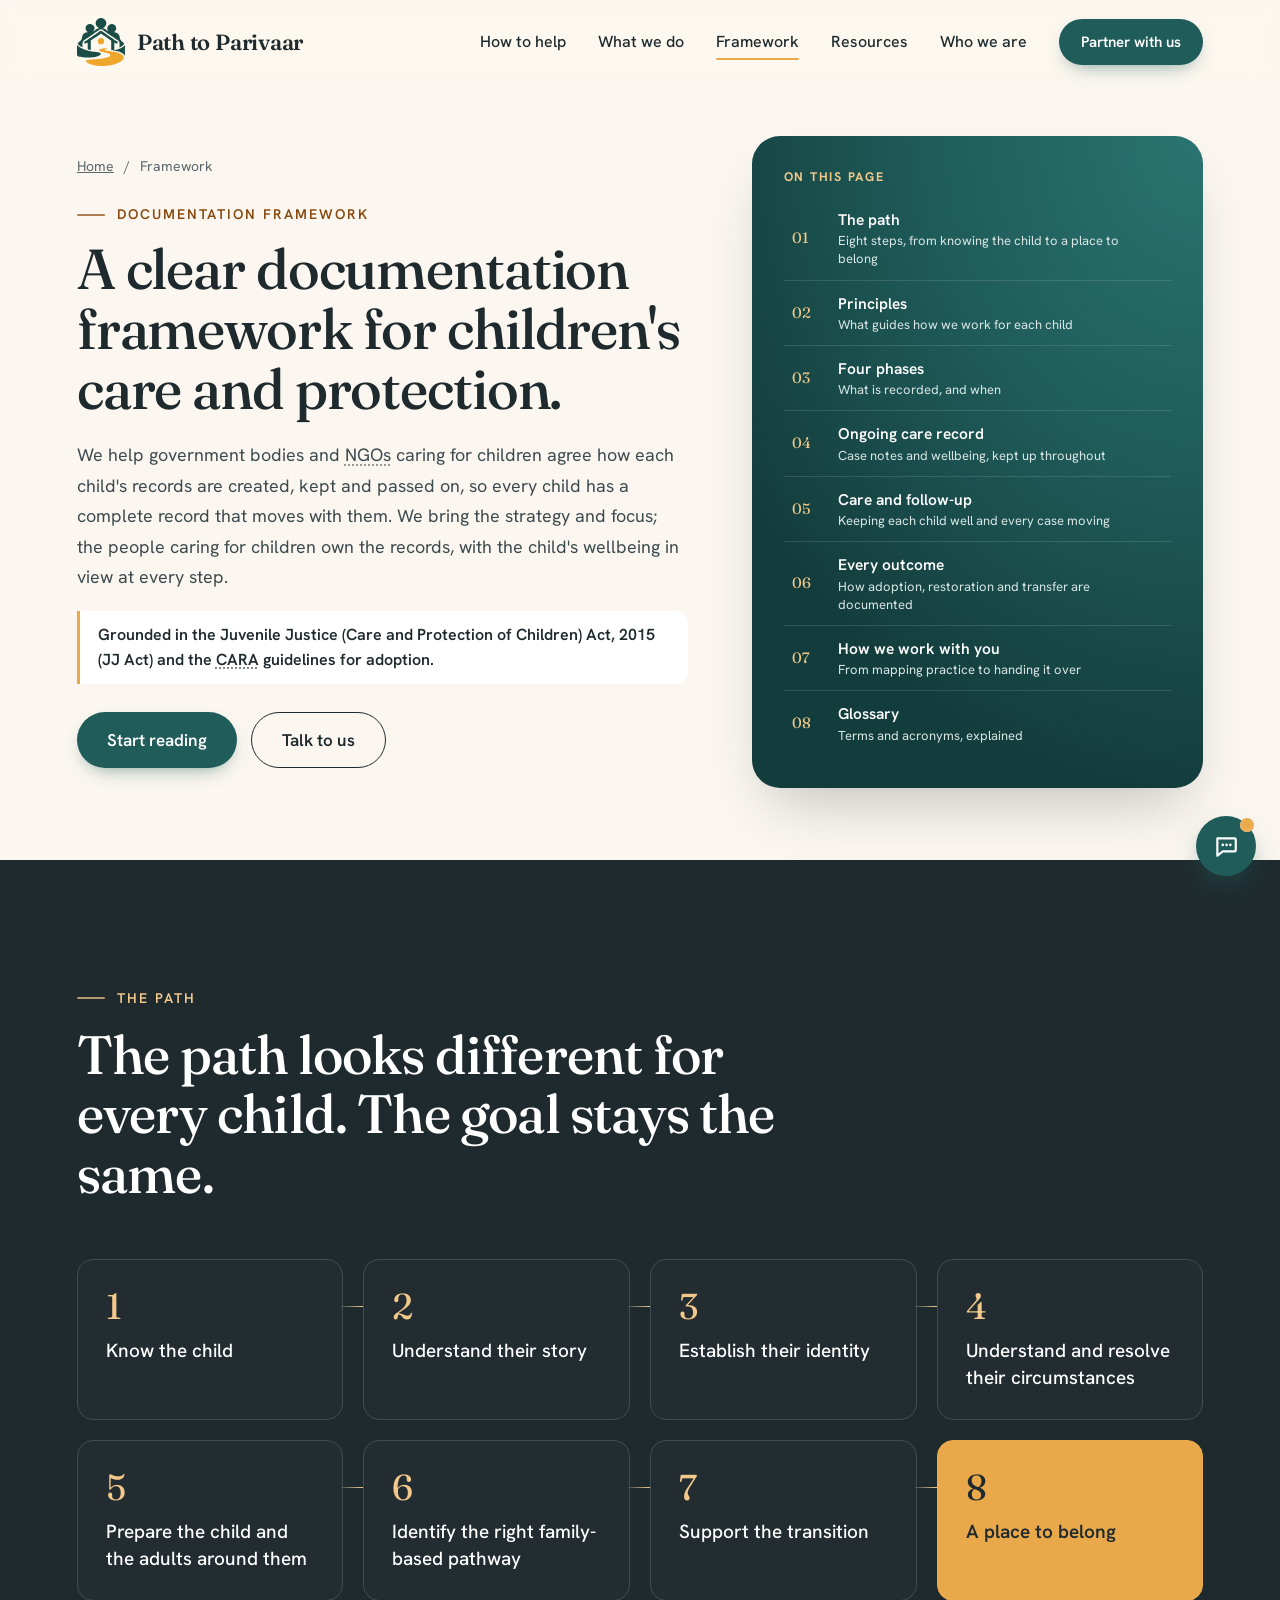
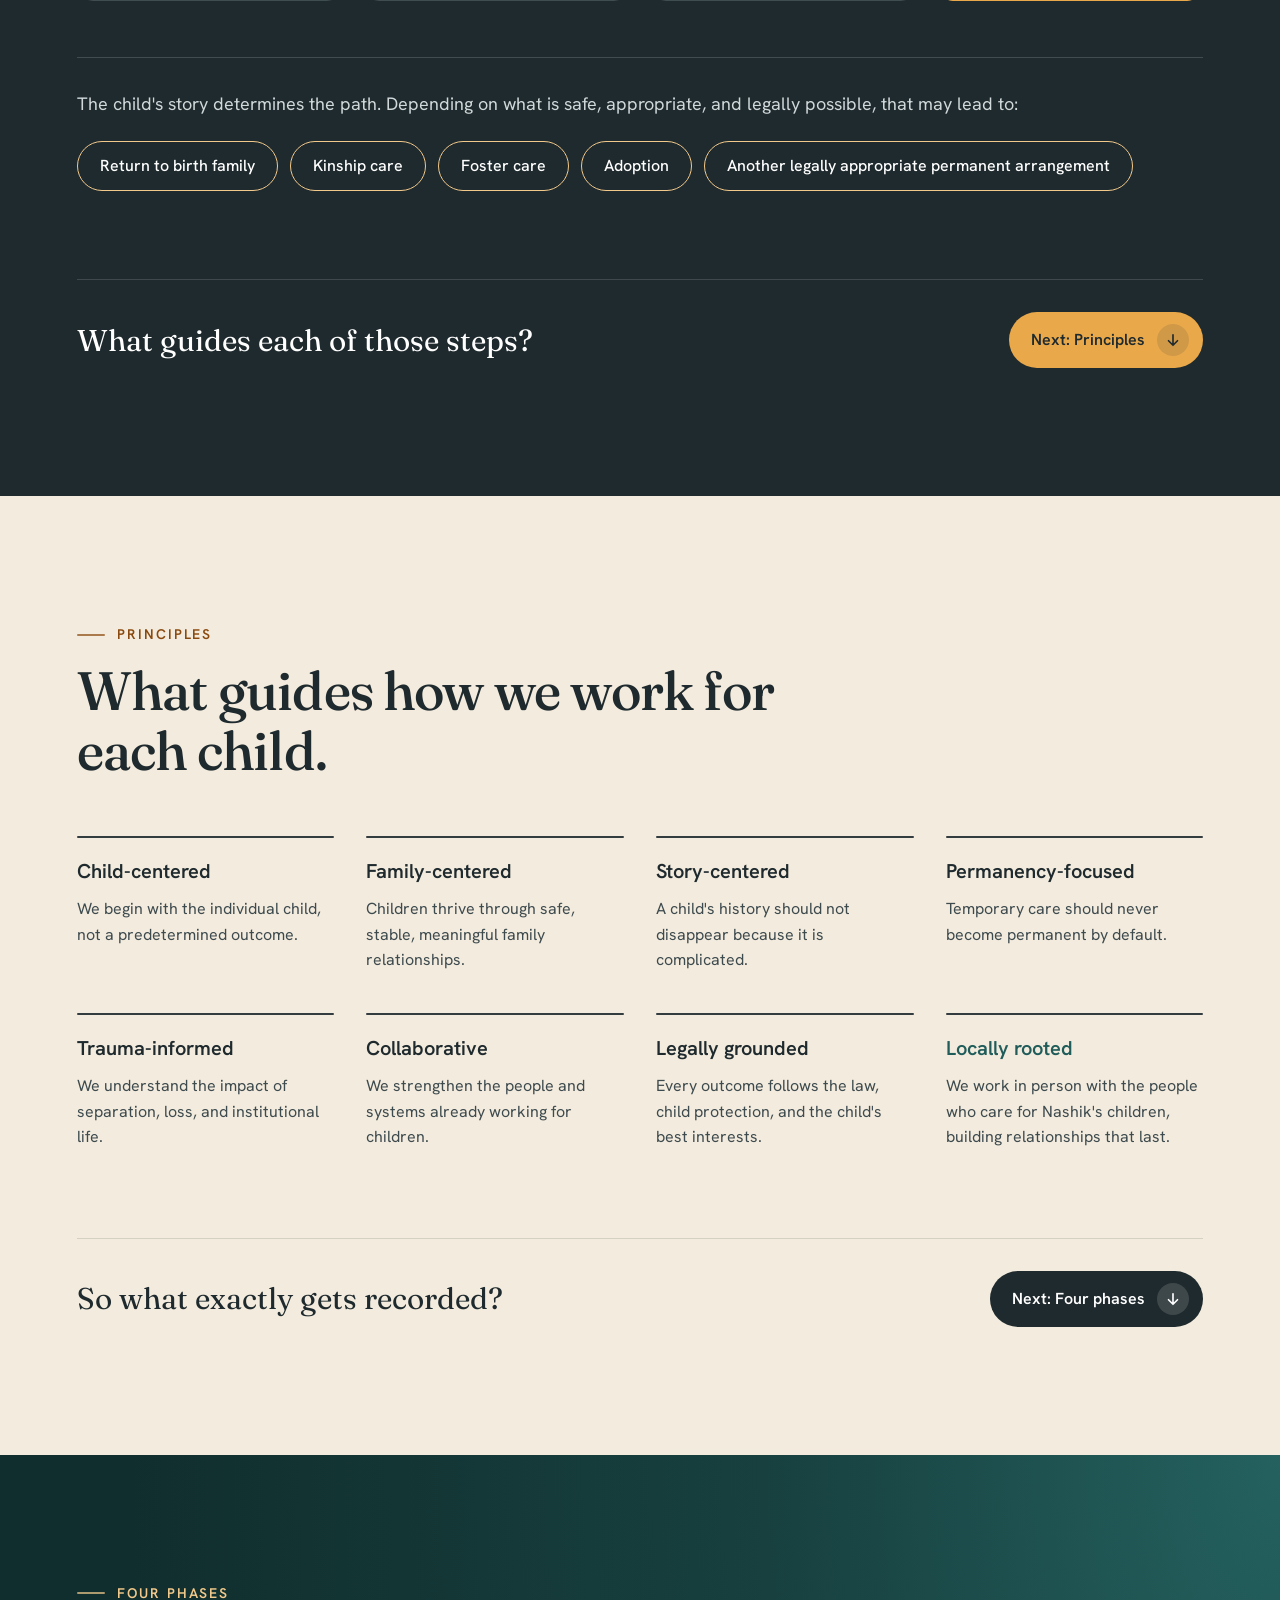
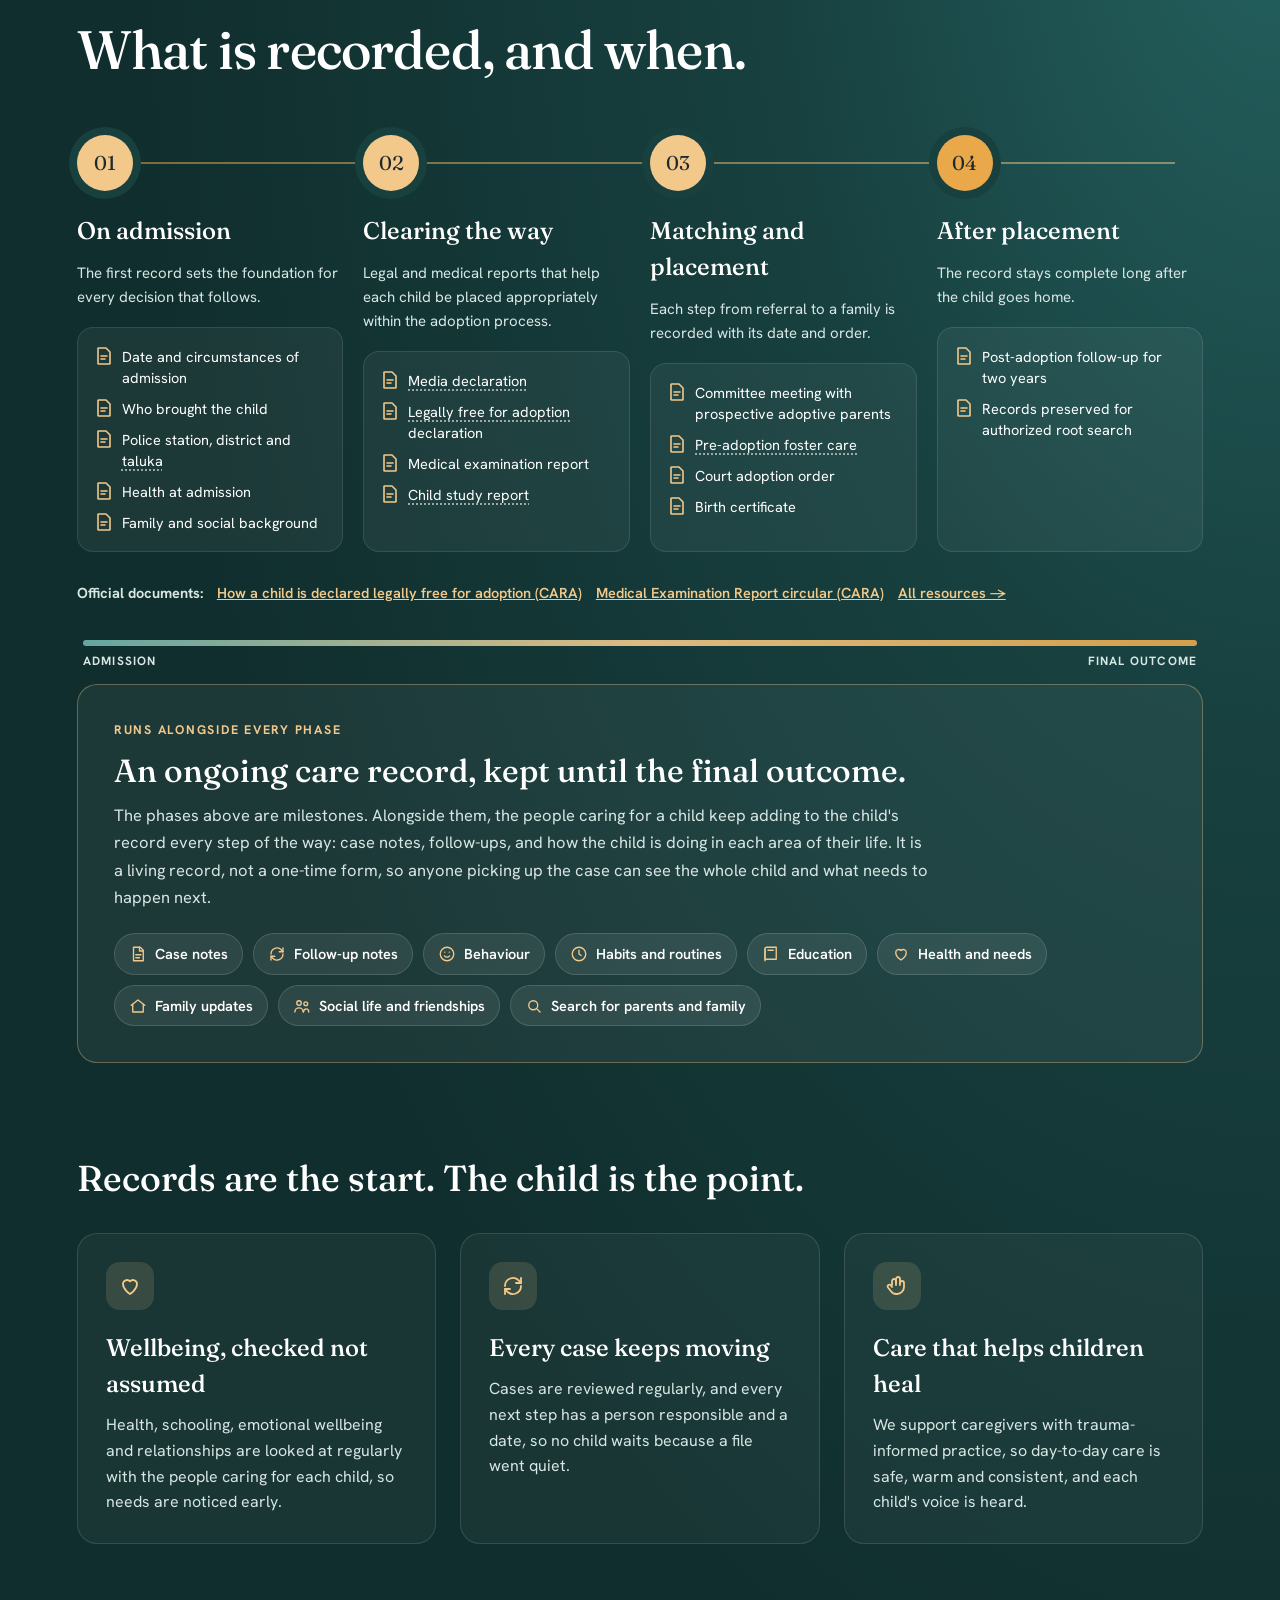
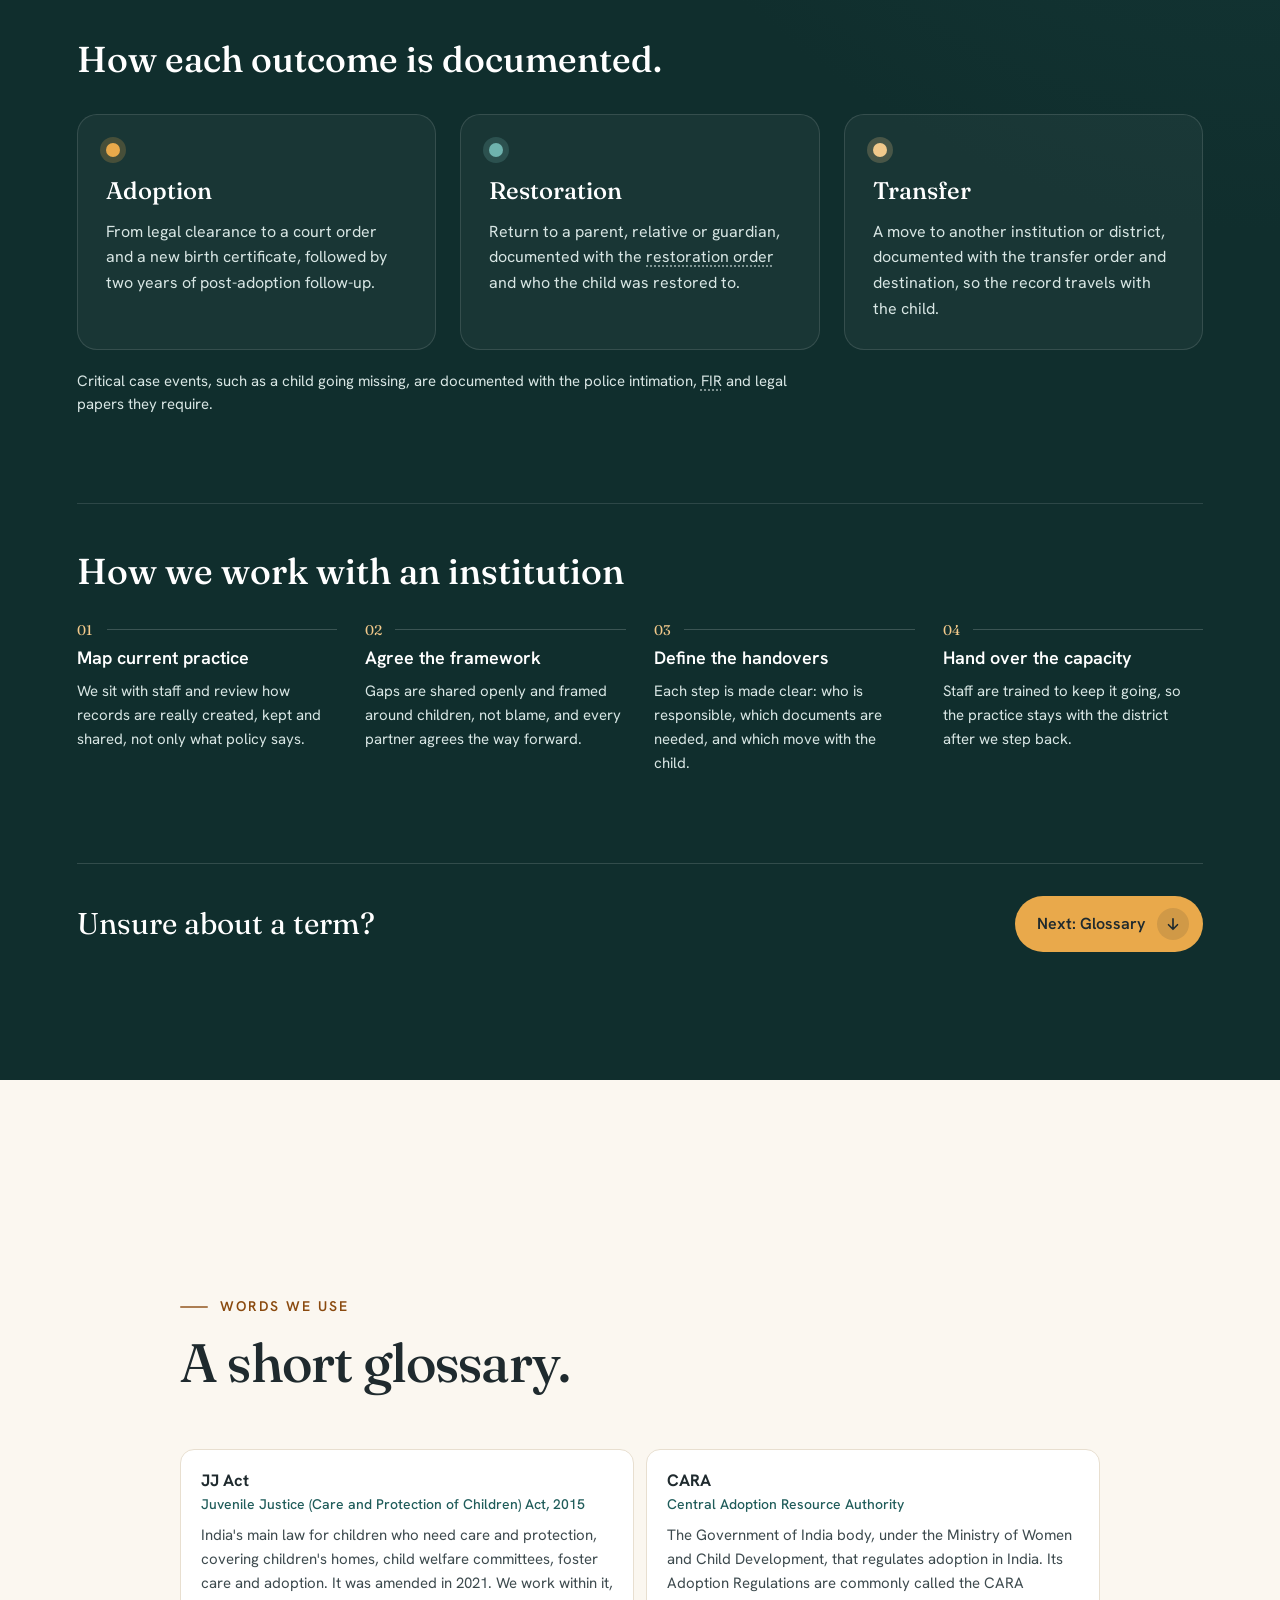
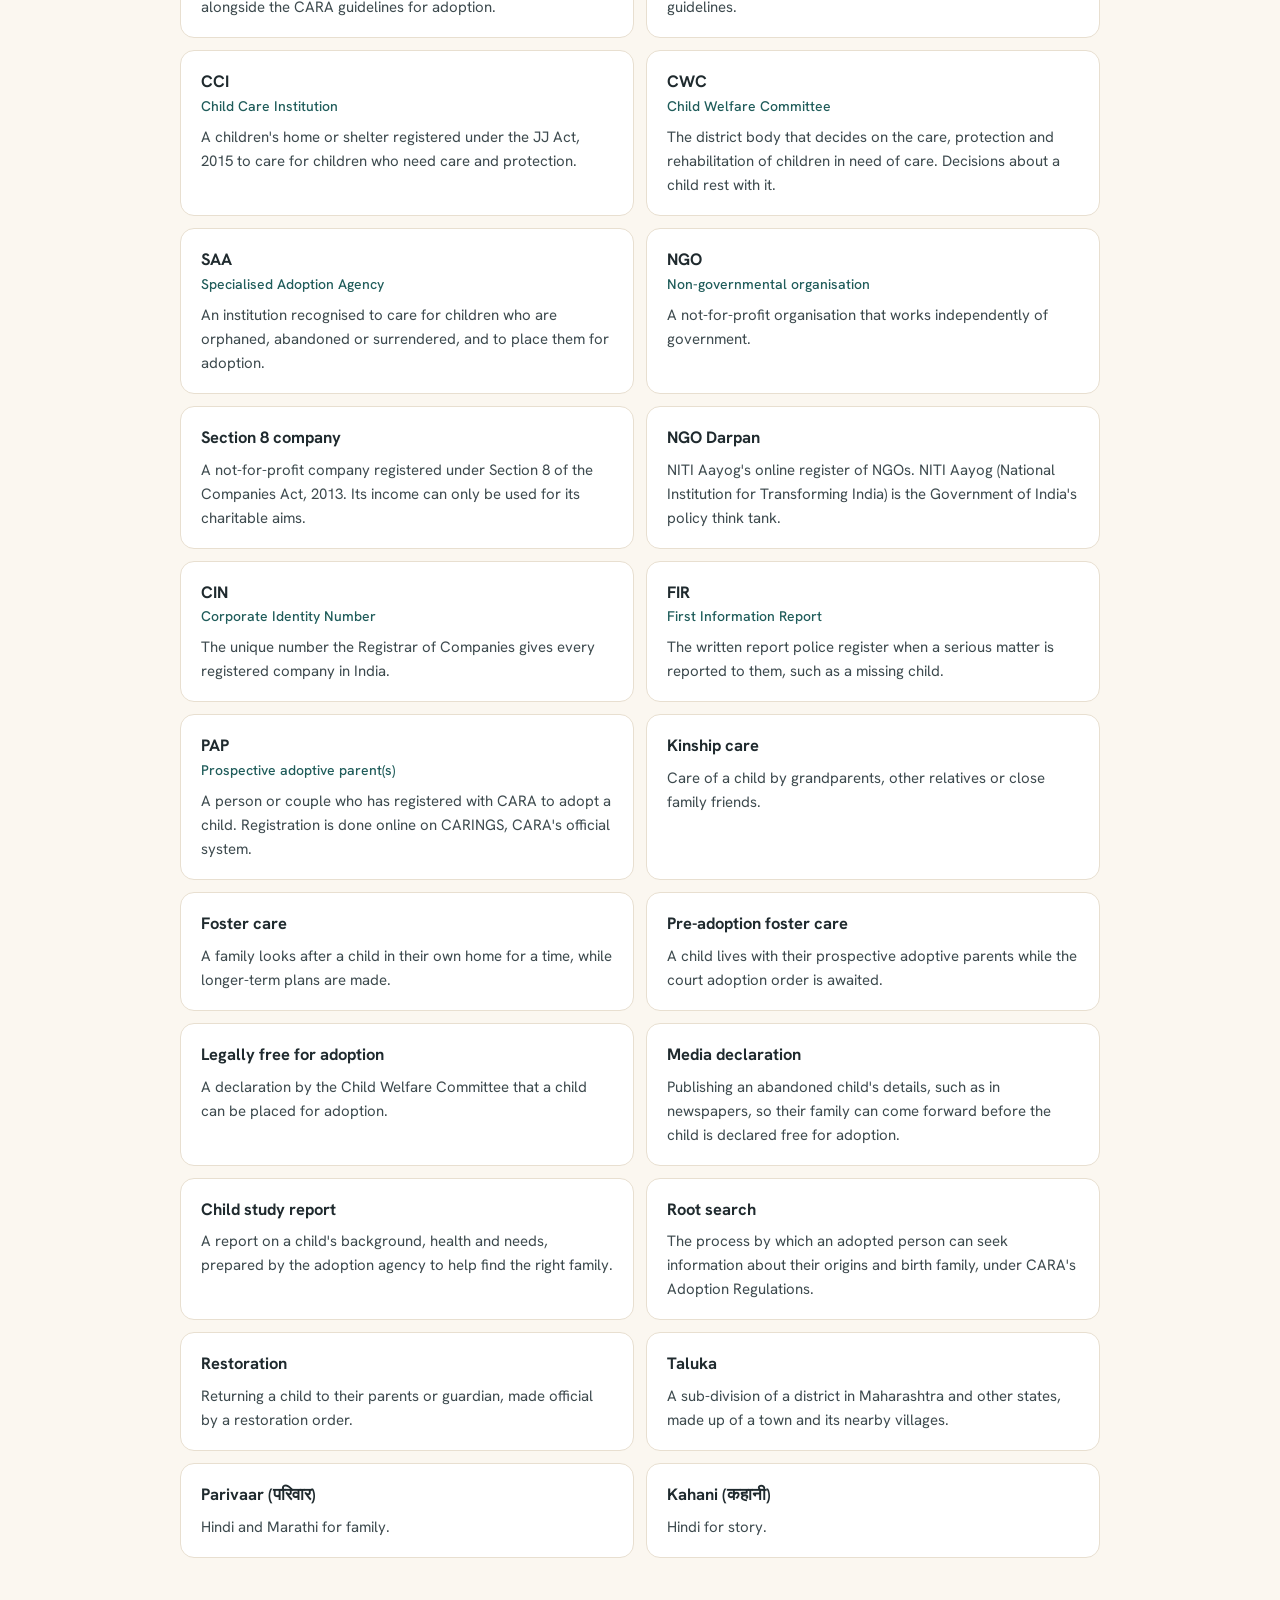
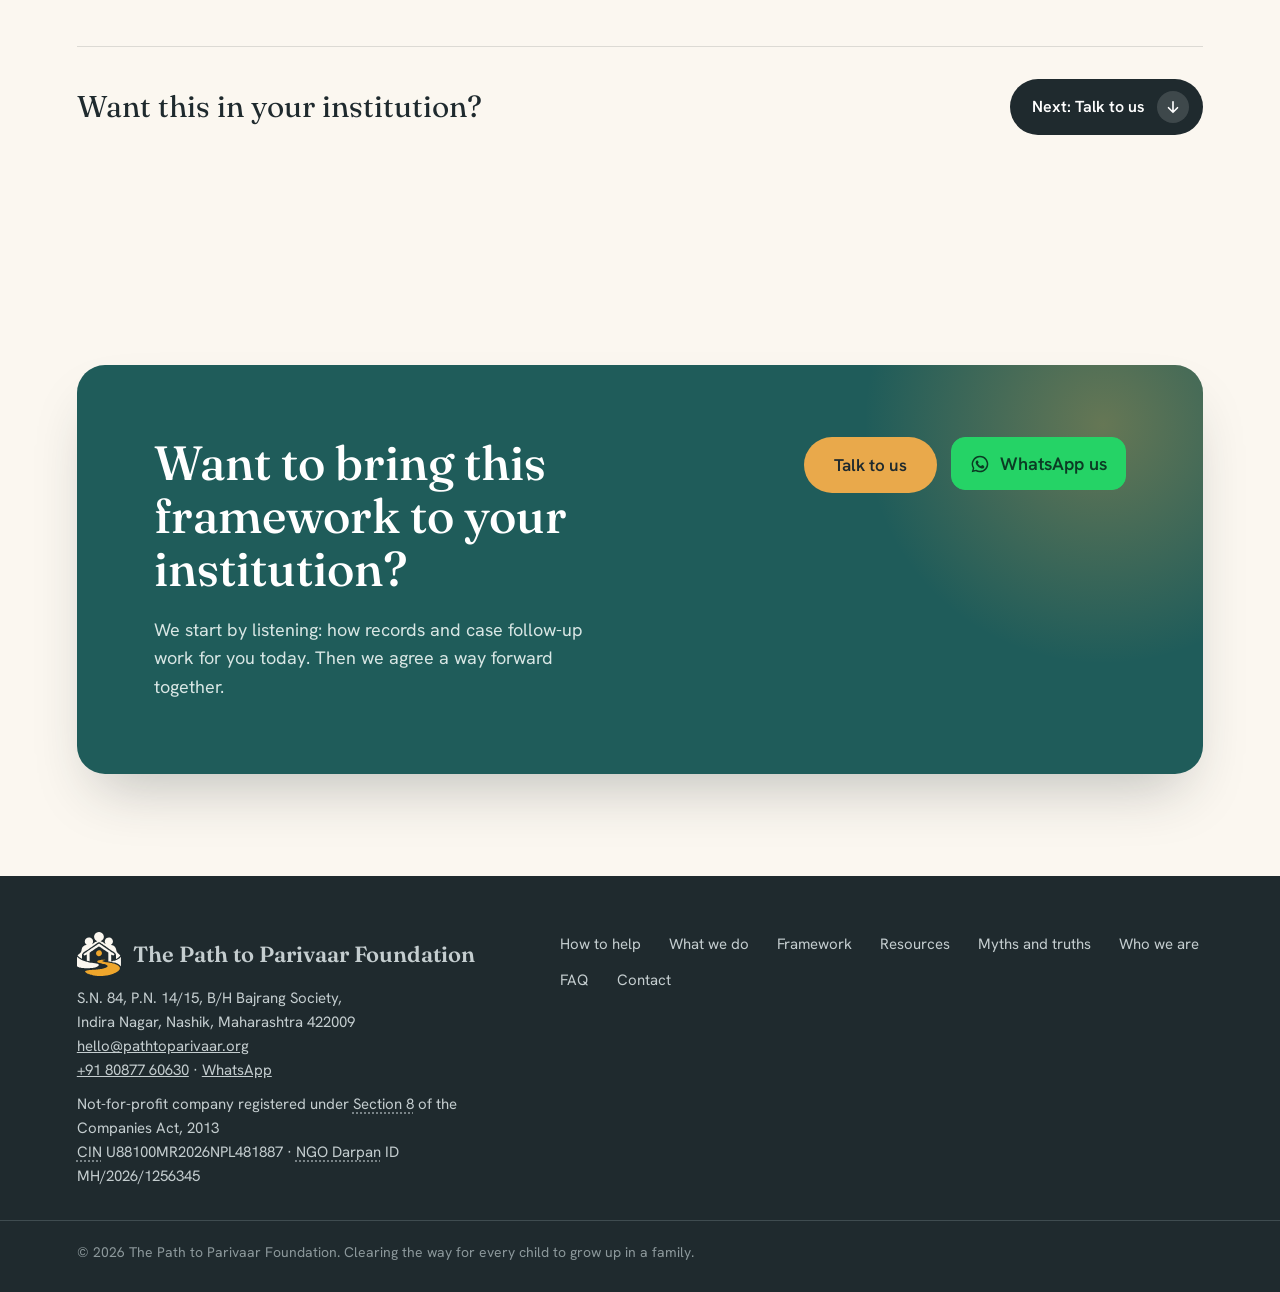
<file: framework.html>
<!doctype html>
<html lang="en-IN">
<head>
<meta charset="utf-8">
<meta name="viewport" content="width=device-width, initial-scale=1, viewport-fit=cover">
<title>Documentation Framework | Path to Parivaar Foundation, Nashik</title>
<meta name="description" content="The Path to Parivaar documentation framework: what is recorded at each stage of a child's journey under the Juvenile Justice (Care and Protection of Children) Act, 2015 and CARA guidelines, how cases and wellbeing are followed up, and how we work with institutions in Nashik.">
<meta name="keywords" content="Path to Parivaar, Nashik NGO, child welfare Nashik, foster care Maharashtra, adoption Nashik, kinship care India, family-based care, child care institutions, CCI support, deinstitutionalisation India, permanency for children">
<meta name="author" content="The Path to Parivaar Foundation">
<meta name="robots" content="index, follow, max-image-preview:large">
<link rel="canonical" href="https://pathtoparivaar.org/framework.html">
<meta name="theme-color" content="#1F5C5A">

<!-- Local SEO -->
<meta name="geo.region" content="IN-MH">
<meta name="geo.placename" content="Nashik, Maharashtra">
<meta name="geo.position" content="19.9975;73.7898">
<meta name="ICBM" content="19.9975, 73.7898">

<!-- Open Graph / social -->
<meta property="og:type" content="website">
<meta property="og:site_name" content="The Path to Parivaar Foundation">
<meta property="og:locale" content="en_IN">
<meta property="og:url" content="https://pathtoparivaar.org/framework.html">
<meta property="og:title" content="Path to Parivaar Foundation | Every child deserves a family">
<meta property="og:description" content="Based in Nashik, we help government bodies and NGOs caring for children build documentation frameworks under the Juvenile Justice (Care and Protection of Children) Act, 2015 and CARA guidelines.">
<meta property="og:image" content="https://pathtoparivaar.org/assets/img/social-share.jpg">
<meta property="og:image:type" content="image/jpeg">
<meta property="og:image:width" content="1200">
<meta property="og:image:height" content="630">
<meta property="og:image:alt" content="The Path to Parivaar Foundation: Every child deserves a family. Nashik, Maharashtra.">
<meta name="twitter:card" content="summary_large_image">
<meta name="twitter:title" content="Path to Parivaar Foundation | Every child deserves a family">
<meta name="twitter:description" content="A Nashik based foundation helping government bodies and NGOs build documentation frameworks for children living in institutions, under the Juvenile Justice (Care and Protection of Children) Act, 2015 and CARA guidelines.">
<meta name="twitter:image" content="https://pathtoparivaar.org/assets/img/social-share.jpg">
<meta name="twitter:image:alt" content="The Path to Parivaar Foundation: Every child deserves a family. Nashik, Maharashtra.">

<link rel="icon" href="assets/img/favicon.ico?v=2" sizes="48x48">
<link rel="icon" href="assets/img/favicon.svg?v=2" type="image/svg+xml">
<link rel="apple-touch-icon" href="assets/img/apple-touch-icon.png">
<link rel="manifest" href="site.webmanifest">

<link rel="preconnect" href="https://fonts.googleapis.com">
<link rel="preconnect" href="https://fonts.gstatic.com" crossorigin>
<link href="https://fonts.googleapis.com/css2?family=Fraunces:opsz,wght@9..144,400;9..144,500;9..144,600&amp;family=Hanken+Grotesk:wght@400;500;600;700&amp;family=Eczar:wght@600;700&amp;display=swap" rel="stylesheet">
<link rel="stylesheet" href="assets/css/styles.css">

</head>
<body data-formspree="myeeanyq">
<a class="skip-link" href="#main">Skip to content</a>

<!-- NAV -->
<header class="site-header" id="site-header">
  <div class="header-inner">
    <a href="index.html" class="brand" id="brand" aria-label="Path to Parivaar, home">
      <img class="brand-mark" src="assets/brand/logo.svg" width="48" height="48" alt="" aria-hidden="true">
      <span class="brand-name">Path to Parivaar</span>
    </a>
    <nav aria-label="Main" class="main-nav" id="main-nav">
      <a href="index.html#involved" class="nav-link">How to help</a>
      <a href="index.html#work" class="nav-link">What we do</a>
      <a href="framework.html" class="nav-link is-active" aria-current="page">Framework</a>
      <a href="resources.html" class="nav-link">Resources</a>
      <a href="index.html#team" class="nav-link">Who we are</a>
      <a href="index.html#contact" class="btn btn-primary btn-sm">Partner with us</a>
    </nav>
    <button class="menu-toggle" id="menu-toggle" aria-label="Open menu" aria-expanded="false" aria-controls="main-nav">
      <span></span><span></span><span></span>
    </button>
  </div>
  <div class="scroll-progress" aria-hidden="true"><span id="scroll-progress-bar"></span></div>
</header>

<main id="main" class="page-inner">

<!-- PAGE INTRO -->
<section id="intro" class="section page-hero fw-hero" data-chapter="Overview">
  <div class="container fw-hero-grid">
    <div class="fw-hero-copy">
      <nav class="crumbs reveal" aria-label="Breadcrumb"><a href="index.html">Home</a><span aria-hidden="true">/</span><span>Framework</span></nav>
      <p class="eyebrow reveal">Documentation framework</p>
      <h1 class="page-title reveal">A clear documentation framework for children's care and protection.</h1>
      <p class="page-lead reveal">We help government bodies and <abbr class="term" tabindex="0" data-tip="Non-governmental organisation: A not-for-profit organisation that works independently of government.">NGOs</abbr> caring for children agree how each child's records are created, kept and passed on, so every child has a complete record that moves with them. We bring the strategy and focus; the people caring for children own the records, with the child's wellbeing in view at every step.</p>
      <p class="page-law reveal">Grounded in the Juvenile Justice (Care and Protection of Children) Act, 2015 (JJ Act) and the <abbr class="term" tabindex="0" data-tip="Central Adoption Resource Authority: The Government of India body, under the Ministry of Women and Child Development, that regulates adoption in India. Its Adoption Regulations are commonly called the CARA guidelines.">CARA</abbr> guidelines for adoption.</p>
      <div class="hero-ctas reveal">
        <a href="#path" class="btn btn-primary">Start reading</a>
        <a href="index.html#contact" class="btn btn-ghost" data-topic="I would like to talk about bringing the documentation framework to our institution.">Talk to us</a>
      </div>
    </div>
    <nav class="fw-index reveal" style="--d:1" aria-label="On this page">
      <p class="fw-index-title">On this page</p>
      <ol>
          <li><a href="#path"><span class="ix-num">01</span><span class="ix-text"><b>The path</b><small>Eight steps, from knowing the child to a place to belong</small></span><span class="ix-arrow" aria-hidden="true">→</span></a></li>
          <li><a href="#principles"><span class="ix-num">02</span><span class="ix-text"><b>Principles</b><small>What guides how we work for each child</small></span><span class="ix-arrow" aria-hidden="true">→</span></a></li>
          <li><a href="#phases"><span class="ix-num">03</span><span class="ix-text"><b>Four phases</b><small>What is recorded, and when</small></span><span class="ix-arrow" aria-hidden="true">→</span></a></li>
          <li><a href="#care-record"><span class="ix-num">04</span><span class="ix-text"><b>Ongoing care record</b><small>Case notes and wellbeing, kept up throughout</small></span><span class="ix-arrow" aria-hidden="true">→</span></a></li>
          <li><a href="#care"><span class="ix-num">05</span><span class="ix-text"><b>Care and follow-up</b><small>Keeping each child well and every case moving</small></span><span class="ix-arrow" aria-hidden="true">→</span></a></li>
          <li><a href="#outcomes"><span class="ix-num">06</span><span class="ix-text"><b>Every outcome</b><small>How adoption, restoration and transfer are documented</small></span><span class="ix-arrow" aria-hidden="true">→</span></a></li>
          <li><a href="#how"><span class="ix-num">07</span><span class="ix-text"><b>How we work with you</b><small>From mapping practice to handing it over</small></span><span class="ix-arrow" aria-hidden="true">→</span></a></li>
          <li><a href="#glossary"><span class="ix-num">08</span><span class="ix-text"><b>Glossary</b><small>Terms and acronyms, explained</small></span><span class="ix-arrow" aria-hidden="true">→</span></a></li>
      </ol>
    </nav>
  </div>
</section>

<!-- THE PATH -->
<section id="path" class="section section-ink" data-chapter="The path">
  <div class="container">
    <div class="section-head reveal">
      <p class="eyebrow eyebrow-gold">The path</p>
      <h2 class="section-title">The path looks different for every child. The goal stays the same.</h2>
    </div>
    <ol class="path-list" id="path-list">
      <li class="path-step reveal"><span class="step-num">1</span><span class="step-text">Know the child</span></li>
      <li class="path-step reveal" style="--d:1"><span class="step-num">2</span><span class="step-text">Understand their story</span></li>
      <li class="path-step reveal" style="--d:2"><span class="step-num">3</span><span class="step-text">Establish their identity</span></li>
      <li class="path-step reveal" style="--d:3"><span class="step-num">4</span><span class="step-text">Understand and resolve their circumstances</span></li>
      <li class="path-step reveal"><span class="step-num">5</span><span class="step-text">Prepare the child and the adults around them</span></li>
      <li class="path-step reveal" style="--d:1"><span class="step-num">6</span><span class="step-text">Identify the right family-based pathway</span></li>
      <li class="path-step reveal" style="--d:2"><span class="step-num">7</span><span class="step-text">Support the transition</span></li>
      <li class="path-step path-step-final reveal" style="--d:3"><span class="step-num">8</span><span class="step-text">A place to belong</span></li>
    </ol>
    <div class="pathways-block reveal">
      <p>The child's story determines the path. Depending on what is safe, appropriate, and legally possible, that may lead to:</p>
      <ul class="pill-row">
        <li class="pill">Return to birth family</li>
        <li class="pill">Kinship care</li>
        <li class="pill">Foster care</li>
        <li class="pill">Adoption</li>
        <li class="pill">Another legally appropriate permanent arrangement</li>
      </ul>
    </div>
  </div>
  <div class="next-up reveal">
    <p class="next-q">What guides each of those steps?</p>
    <a class="next-link" href="#principles"><span>Next: Principles</span><svg viewBox="0 0 24 24" aria-hidden="true"><path d="M12 5v14M6 13l6 6 6-6"/></svg></a>
  </div>
</section>

<!-- PRINCIPLES -->
<section id="principles" class="section section-sand" data-chapter="Principles">
  <div class="container">
    <div class="section-head reveal">
      <p class="eyebrow">Principles</p>
      <h2 class="section-title">What guides how we work for each child.</h2>
    </div>
    <div class="approach-grid">
      <div class="principle reveal"><h3>Child-centered</h3><p>We begin with the individual child, not a predetermined outcome.</p></div>
      <div class="principle reveal" style="--d:1"><h3>Family-centered</h3><p>Children thrive through safe, stable, meaningful family relationships.</p></div>
      <div class="principle reveal" style="--d:2"><h3>Story-centered</h3><p>A child's history should not disappear because it is complicated.</p></div>
      <div class="principle reveal" style="--d:3"><h3>Permanency-focused</h3><p>Temporary care should never become permanent by default.</p></div>
      <div class="principle reveal"><h3>Trauma-informed</h3><p>We understand the impact of separation, loss, and institutional life.</p></div>
      <div class="principle reveal" style="--d:1"><h3>Collaborative</h3><p>We strengthen the people and systems already working for children.</p></div>
      <div class="principle reveal" style="--d:2"><h3>Legally grounded</h3><p>Every outcome follows the law, child protection, and the child's best interests.</p></div>
      <div class="principle principle-local reveal" style="--d:3"><h3>Locally rooted</h3><p>We work in person with the people who care for Nashik's children, building relationships that last.</p></div>
    </div>
  </div>
  <div class="next-up reveal">
    <p class="next-q">So what exactly gets recorded?</p>
    <a class="next-link" href="#phases"><span>Next: Four phases</span><svg viewBox="0 0 24 24" aria-hidden="true"><path d="M12 5v14M6 13l6 6 6-6"/></svg></a>
  </div>
</section>

<!-- FOUR PHASES -->
<section id="phases" class="section section-ink carebase" data-chapter="Four phases">
  <div class="container">
    <div class="section-head reveal">
      <p class="eyebrow eyebrow-gold">Four phases</p>
      <h2 class="section-title">What is recorded, and when.</h2>
    </div>

    <ol class="fw-phases">
      <li class="fw-phase reveal">
        <span class="fw-num">01</span>
        <h3>On admission</h3>
        <p>The first record sets the foundation for every decision that follows.</p>
        <ul class="fw-docs"><li>Date and circumstances of admission</li><li>Who brought the child</li><li>Police station, district and <abbr class="term" tabindex="0" data-tip="A sub-division of a district in Maharashtra and other states, made up of a town and its nearby villages.">taluka</abbr></li><li>Health at admission</li><li>Family and social background</li></ul>
      </li>
      <li class="fw-phase reveal" style="--d:1">
        <span class="fw-num">02</span>
        <h3>Clearing the way</h3>
        <p>Legal and medical reports that help each child be placed appropriately within the adoption process.</p>
        <ul class="fw-docs"><li><abbr class="term" tabindex="0" data-tip="Publishing an abandoned child&#x27;s details, such as in newspapers, so their family can come forward before the child is declared free for adoption.">Media declaration</abbr></li><li><abbr class="term" tabindex="0" data-tip="A declaration by the Child Welfare Committee that a child can be placed for adoption.">Legally free for adoption</abbr> declaration</li><li>Medical examination report</li><li><abbr class="term" tabindex="0" data-tip="A report on a child&#x27;s background, health and needs, prepared by the adoption agency to help find the right family.">Child study report</abbr></li></ul>
      </li>
      <li class="fw-phase reveal" style="--d:2">
        <span class="fw-num">03</span>
        <h3>Matching and placement</h3>
        <p>Each step from referral to a family is recorded with its date and order.</p>
        <ul class="fw-docs"><li>Committee meeting with prospective adoptive parents</li><li><abbr class="term" tabindex="0" data-tip="A child lives with their prospective adoptive parents while the court adoption order is awaited.">Pre-adoption foster care</abbr></li><li>Court adoption order</li><li>Birth certificate</li></ul>
      </li>
      <li class="fw-phase fw-phase-final reveal" style="--d:3">
        <span class="fw-num">04</span>
        <h3>After placement</h3>
        <p>The record stays complete long after the child goes home.</p>
        <ul class="fw-docs"><li>Post-adoption follow-up for two years</li><li>Records preserved for authorized root search</li></ul>
      </li>
    </ol>

    <p class="fw-related reveal"><span>Official documents:</span> <a href="assets/docs/cara-lfa-orphan-abandoned-child.pdf" target="_blank" rel="noopener">How a child is declared legally free for adoption (CARA)</a> <a href="assets/docs/cara-mer-circular-2017.pdf" target="_blank" rel="noopener">Medical Examination Report circular (CARA)</a> <a href="resources.html">All resources →</a></p>

    <div class="fw-parallel reveal" id="care-record">
      <div class="fw-parallel-track" aria-hidden="true"><span class="fw-pt-line"></span><span class="fw-pt-pulse"></span><span class="fw-pt-start">Admission</span><span class="fw-pt-end">Final outcome</span></div>
      <div class="fw-parallel-body">
        <p class="fw-parallel-tag">Runs alongside every phase</p>
        <h3>An ongoing care record, kept until the final outcome.</h3>
        <p>The phases above are milestones. Alongside them, the people caring for a child keep adding to the child's record every step of the way: case notes, follow-ups, and how the child is doing in each area of their life. It is a living record, not a one-time form, so anyone picking up the case can see the whole child and what needs to happen next.</p>
        <ul class="fw-cats"><li style="--i:0"><svg viewBox="0 0 24 24" aria-hidden="true"><path d="M6 3h9l4 4v14H6z"/><path d="M14 3v5h5M9 13h7M9 17h5"/></svg>Case notes</li><li style="--i:1"><svg viewBox="0 0 24 24" aria-hidden="true"><path d="M4 12a8 8 0 0114-5.3L20 9"/><path d="M20 4v5h-5"/><path d="M20 12a8 8 0 01-14 5.3L4 15"/><path d="M4 20v-5h5"/></svg>Follow-up notes</li><li style="--i:2"><svg viewBox="0 0 24 24" aria-hidden="true"><circle cx="12" cy="12" r="9"/><path d="M8.5 14.5a4.5 4.5 0 007 0M9 9.5h.01M15 9.5h.01"/></svg>Behaviour</li><li style="--i:3"><svg viewBox="0 0 24 24" aria-hidden="true"><circle cx="12" cy="12" r="9"/><path d="M12 7v5l3 2"/></svg>Habits and routines</li><li style="--i:4"><svg viewBox="0 0 24 24" aria-hidden="true"><path d="M4 5a2 2 0 012-2h13v16H6a2 2 0 00-2 2z"/><path d="M4 19V5M8 7h7"/></svg>Education</li><li style="--i:5"><svg viewBox="0 0 24 24" aria-hidden="true"><path d="M12 20s-7-4.4-7-10a4 4 0 017-2.6A4 4 0 0119 10c0 5.6-7 10-7 10z"/></svg>Health and needs</li><li style="--i:6"><svg viewBox="0 0 24 24" aria-hidden="true"><path d="M3 11l9-7 9 7"/><path d="M5 10v10h14V10"/></svg>Family updates</li><li style="--i:7"><svg viewBox="0 0 24 24" aria-hidden="true"><circle cx="8" cy="8" r="3"/><circle cx="17" cy="9" r="2.5"/><path d="M2.5 20c0-3 2.5-5.5 5.5-5.5s5.5 2.5 5.5 5.5M14 20c.3-2.5 1.7-4.2 3.5-4.2 2.2 0 3.5 1.8 3.5 4.2"/></svg>Social life and friendships</li><li style="--i:8"><svg viewBox="0 0 24 24" aria-hidden="true"><circle cx="11" cy="11" r="6"/><path d="M20 20l-4.5-4.5"/></svg>Search for parents and family</li></ul>
      </div>
    </div>


    <div class="fw-care" id="care">
      <h3 class="cb-row-title reveal">Records are the start. The child is the point.</h3>
      <div class="grid-3">
        <article class="cb-track care-card reveal">
          <span class="care-icon" aria-hidden="true"><svg viewBox="0 0 24 24"><path d="M12 20s-7-4.4-7-10a4 4 0 017-2.6A4 4 0 0119 10c0 5.6-7 10-7 10z"/></svg></span>
          <h4>Wellbeing, checked not assumed</h4>
          <p>Health, schooling, emotional wellbeing and relationships are looked at regularly with the people caring for each child, so needs are noticed early.</p>
        </article>
        <article class="cb-track care-card reveal" style="--d:1">
          <span class="care-icon" aria-hidden="true"><svg viewBox="0 0 24 24"><path d="M4 12a8 8 0 0114-5.3L20 9"/><path d="M20 4v5h-5"/><path d="M20 12a8 8 0 01-14 5.3L4 15"/><path d="M4 20v-5h5"/></svg></span>
          <h4>Every case keeps moving</h4>
          <p>Cases are reviewed regularly, and every next step has a person responsible and a date, so no child waits because a file went quiet.</p>
        </article>
        <article class="cb-track care-card reveal" style="--d:2">
          <span class="care-icon" aria-hidden="true"><svg viewBox="0 0 24 24"><path d="M7 11V7a2 2 0 014 0v4"/><path d="M11 9V5a2 2 0 014 0v6"/><path d="M15 9a2 2 0 014 0v4a7 7 0 01-7 7h-1a6 6 0 01-5-2.7L3 13.5a1.8 1.8 0 013-2L7 13"/></svg></span>
          <h4>Care that helps children heal</h4>
          <p>We support caregivers with trauma-informed practice, so day-to-day care is safe, warm and consistent, and each child's voice is heard.</p>
        </article>
      </div>
    </div>

    <div class="cb-tracks" id="outcomes">
      <h3 class="cb-row-title reveal">How each outcome is documented.</h3>
      <div class="grid-3">
        <article class="cb-track reveal">
          <span class="cb-track-dot" style="--c:#E9A94B"></span>
          <h4>Adoption</h4>
          <p>From legal clearance to a court order and a new birth certificate, followed by two years of post-adoption follow-up.</p>
        </article>
        <article class="cb-track reveal" style="--d:1">
          <span class="cb-track-dot" style="--c:#6FB3AE"></span>
          <h4>Restoration</h4>
          <p>Return to a parent, relative or guardian, documented with the <abbr class="term" tabindex="0" data-tip="Returning a child to their parents or guardian, made official by a restoration order.">restoration order</abbr> and who the child was restored to.</p>
        </article>
        <article class="cb-track reveal" style="--d:2">
          <span class="cb-track-dot" style="--c:#F2C98B"></span>
          <h4>Transfer</h4>
          <p>A move to another institution or district, documented with the transfer order and destination, so the record travels with the child.</p>
        </article>
      </div>
      <p class="cb-events reveal">Critical case events, such as a child going missing, are documented with the police intimation, <abbr class="term" tabindex="0" data-tip="First Information Report: The written report police register when a serious matter is reported to them, such as a missing child.">FIR</abbr> and legal papers they require.</p>
    </div>

    <div class="fw-how" id="how">
      <h3 class="cb-row-title reveal">How we work with an institution</h3>
      <ol class="fw-steps">
        <li class="reveal"><b>Map current practice</b><span>We sit with staff and review how records are really created, kept and shared, not only what policy says.</span></li>
        <li class="reveal" style="--d:1"><b>Agree the framework</b><span>Gaps are shared openly and framed around children, not blame, and every partner agrees the way forward.</span></li>
        <li class="reveal" style="--d:2"><b>Define the handovers</b><span>Each step is made clear: who is responsible, which documents are needed, and which move with the child.</span></li>
        <li class="reveal" style="--d:3"><b>Hand over the capacity</b><span>Staff are trained to keep it going, so the practice stays with the district after we step back.</span></li>
      </ol>
    </div>
  </div>
  <div class="next-up reveal">
    <p class="next-q">Unsure about a term?</p>
    <a class="next-link" href="#glossary-section"><span>Next: Glossary</span><svg viewBox="0 0 24 24" aria-hidden="true"><path d="M12 5v14M6 13l6 6 6-6"/></svg></a>
  </div>
</section>

<!-- GLOSSARY -->
<section id="glossary-section" class="section" data-chapter="Glossary">
  <div class="container faq-wrap">
    <div class="glossary glossary-page" id="glossary">
      <div class="section-head reveal">
        <p class="eyebrow">Words we use</p>
        <h2 class="section-title">A short glossary.</h2>
      </div>
      <dl class="gl-list">
        <div class="gl-item reveal"><dt>JJ Act <span>Juvenile Justice (Care and Protection of Children) Act, 2015</span></dt><dd>India&#x27;s main law for children who need care and protection, covering children&#x27;s homes, child welfare committees, foster care and adoption. It was amended in 2021. We work within it, alongside the CARA guidelines for adoption.</dd></div>
        <div class="gl-item reveal"><dt>CARA <span>Central Adoption Resource Authority</span></dt><dd>The Government of India body, under the Ministry of Women and Child Development, that regulates adoption in India. Its Adoption Regulations are commonly called the CARA guidelines.</dd></div>
        <div class="gl-item reveal"><dt>CCI <span>Child Care Institution</span></dt><dd>A children&#x27;s home or shelter registered under the JJ Act, 2015 to care for children who need care and protection.</dd></div>
        <div class="gl-item reveal"><dt>CWC <span>Child Welfare Committee</span></dt><dd>The district body that decides on the care, protection and rehabilitation of children in need of care. Decisions about a child rest with it.</dd></div>
        <div class="gl-item reveal"><dt>SAA <span>Specialised Adoption Agency</span></dt><dd>An institution recognised to care for children who are orphaned, abandoned or surrendered, and to place them for adoption.</dd></div>
        <div class="gl-item reveal"><dt>NGO <span>Non-governmental organisation</span></dt><dd>A not-for-profit organisation that works independently of government.</dd></div>
        <div class="gl-item reveal"><dt>Section 8 company</dt><dd>A not-for-profit company registered under Section 8 of the Companies Act, 2013. Its income can only be used for its charitable aims.</dd></div>
        <div class="gl-item reveal"><dt>NGO Darpan</dt><dd>NITI Aayog&#x27;s online register of NGOs. NITI Aayog (National Institution for Transforming India) is the Government of India&#x27;s policy think tank.</dd></div>
        <div class="gl-item reveal"><dt>CIN <span>Corporate Identity Number</span></dt><dd>The unique number the Registrar of Companies gives every registered company in India.</dd></div>
        <div class="gl-item reveal"><dt>FIR <span>First Information Report</span></dt><dd>The written report police register when a serious matter is reported to them, such as a missing child.</dd></div>
        <div class="gl-item reveal"><dt>PAP <span>Prospective adoptive parent(s)</span></dt><dd>A person or couple who has registered with CARA to adopt a child. Registration is done online on CARINGS, CARA&#x27;s official system.</dd></div>
        <div class="gl-item reveal"><dt>Kinship care</dt><dd>Care of a child by grandparents, other relatives or close family friends.</dd></div>
        <div class="gl-item reveal"><dt>Foster care</dt><dd>A family looks after a child in their own home for a time, while longer-term plans are made.</dd></div>
        <div class="gl-item reveal"><dt>Pre-adoption foster care</dt><dd>A child lives with their prospective adoptive parents while the court adoption order is awaited.</dd></div>
        <div class="gl-item reveal"><dt>Legally free for adoption</dt><dd>A declaration by the Child Welfare Committee that a child can be placed for adoption.</dd></div>
        <div class="gl-item reveal"><dt>Media declaration</dt><dd>Publishing an abandoned child&#x27;s details, such as in newspapers, so their family can come forward before the child is declared free for adoption.</dd></div>
        <div class="gl-item reveal"><dt>Child study report</dt><dd>A report on a child&#x27;s background, health and needs, prepared by the adoption agency to help find the right family.</dd></div>
        <div class="gl-item reveal"><dt>Root search</dt><dd>The process by which an adopted person can seek information about their origins and birth family, under CARA&#x27;s Adoption Regulations.</dd></div>
        <div class="gl-item reveal"><dt>Restoration</dt><dd>Returning a child to their parents or guardian, made official by a restoration order.</dd></div>
        <div class="gl-item reveal"><dt>Taluka</dt><dd>A sub-division of a district in Maharashtra and other states, made up of a town and its nearby villages.</dd></div>
        <div class="gl-item reveal"><dt>Parivaar (परिवार)</dt><dd>Hindi and Marathi for family.</dd></div>
        <div class="gl-item reveal"><dt>Kahani (कहानी)</dt><dd>Hindi for story.</dd></div>
      </dl>
    </div>
  </div>
  <div class="next-up reveal">
    <p class="next-q">Want this in your institution?</p>
    <a class="next-link" href="#next-step"><span>Next: Talk to us</span><svg viewBox="0 0 24 24" aria-hidden="true"><path d="M12 5v14M6 13l6 6 6-6"/></svg></a>
  </div>
</section>

<!-- CTA -->
<section id="next-step" class="contact cta-band reveal" data-chapter="Next step">
  <div class="contact-glow" aria-hidden="true"></div>
  <div class="contact-copy">
    <h2 class="contact-title">Want to bring this framework to your institution?</h2>
    <p>We start by listening: how records and case follow-up work for you today. Then we agree a way forward together.</p>
  </div>
  <div class="cta-actions">
    <a href="index.html#contact" class="btn btn-amber" data-topic="I would like to talk about bringing the documentation framework to our institution.">Talk to us</a>
    <a class="contact-email contact-wa" href="https://wa.me/918087760630" target="_blank" rel="noopener"><svg viewBox="0 0 24 24" width="20" height="20" aria-hidden="true"><path fill="currentColor" d="M12 2a10 10 0 00-8.6 15.1L2 22l5-1.3A10 10 0 1012 2zm0 18.2c-1.5 0-3-.4-4.3-1.2l-.3-.2-3 .8.8-2.9-.2-.3A8.2 8.2 0 1112 20.2zm4.5-6.1c-.2-.1-1.5-.7-1.7-.8-.2-.1-.4-.1-.6.1l-.8 1c-.1.2-.3.2-.5.1a6.7 6.7 0 01-3.3-2.9c-.2-.4.2-.4.7-1.3.1-.2 0-.3 0-.4l-.8-1.8c-.2-.5-.4-.4-.6-.4h-.5a1 1 0 00-.7.3 3 3 0 00-.9 2.2c0 1.3.9 2.5 1 2.7.1.2 1.8 2.8 4.4 3.9 1.6.7 2.3.8 3.1.6.5-.1 1.5-.6 1.7-1.2.2-.6.2-1.1.2-1.2-.1-.1-.3-.2-.5-.3z"/></svg>WhatsApp us</a>
  </div>
</section>

</main>

<!-- FOOTER -->
<footer class="site-footer">
  <div class="footer-inner">
    <div class="footer-brand">
      <a href="index.html" class="brand brand-footer" aria-label="Path to Parivaar, home">
        <img class="brand-mark" src="assets/brand/logo-light.svg" width="44" height="44" alt="" aria-hidden="true">
        <span>The Path to Parivaar Foundation</span>
      </a>
      <address>S.N. 84, P.N. 14/15, B/H Bajrang Society,<br>Indira Nagar, Nashik, Maharashtra 422009<br><a href="mailto:hello@pathtoparivaar.org">hello@pathtoparivaar.org</a><br><a href="tel:+918087760630">+91 80877 60630</a> · <a href="https://wa.me/918087760630" target="_blank" rel="noopener">WhatsApp</a></address>
      <div class="footer-note">Not-for-profit company registered under <abbr class="term" tabindex="0" data-tip="A not-for-profit company registered under Section 8 of the Companies Act, 2013. Its income can only be used for its charitable aims.">Section 8</abbr> of the Companies Act, 2013<br><abbr class="term" tabindex="0" data-tip="Corporate Identity Number: The unique number the Registrar of Companies gives every registered company in India.">CIN</abbr> U88100MR2026NPL481887 · <abbr class="term" tabindex="0" data-tip="NITI Aayog&#x27;s online register of NGOs. NITI Aayog (National Institution for Transforming India) is the Government of India&#x27;s policy think tank.">NGO Darpan</abbr> ID MH/2026/1256345</div>
    </div>
    <nav aria-label="Footer" class="footer-nav">
      <a href="index.html#involved">How to help</a>
      <a href="index.html#work">What we do</a>
      <a href="framework.html">Framework</a>
      <a href="resources.html">Resources</a>
      <a href="myths.html">Myths and truths</a>
      <a href="index.html#team">Who we are</a>
      <a href="index.html#faq">FAQ</a>
      <a href="index.html#contact">Contact</a>
    </nav>
  </div>
  <div class="footer-base">© <span id="year">2026</span> The Path to Parivaar Foundation. Clearing the way for every child to grow up in a family.</div>
</footer>

<!-- BACK TO TOP -->
<button class="to-top" id="to-top" aria-label="Back to top">
  <svg class="to-top-ring" viewBox="0 0 48 48" aria-hidden="true"><circle cx="24" cy="24" r="22" /><circle class="ring-fill" id="ring-fill" cx="24" cy="24" r="22"/></svg>
  <svg class="to-top-arrow" viewBox="0 0 24 24" width="20" height="20" aria-hidden="true"><path d="M12 19V5M5 12l7-7 7 7" fill="none" stroke="currentColor" stroke-width="2.2" stroke-linecap="round" stroke-linejoin="round"/></svg>
</button>

<!-- CHAT -->
<div class="chat" id="chat">
  <div class="chat-panel" id="chat-panel" role="dialog" aria-modal="false" aria-labelledby="chat-title" hidden>
    <div class="chat-head">
      <div class="chat-avatar" aria-hidden="true">
        <img src="assets/brand/logo-light.svg" width="30" height="30" alt="">
      </div>
      <div>
        <p class="chat-title" id="chat-title">Path to Parivaar</p>
        <p class="chat-sub">Nashik, Maharashtra · WhatsApp, call, or message</p>
      </div>
      <button class="chat-close" id="chat-close" aria-label="Close chat"><svg viewBox="0 0 24 24" width="18" height="18" aria-hidden="true"><path d="M6 6l12 12M18 6L6 18" stroke="currentColor" stroke-width="2" stroke-linecap="round"/></svg></button>
    </div>
    <div class="chat-body">
      <div class="bubble">Namaste! 👋 How can we help you today?</div>
      <div class="chat-quick">
        <a class="chat-quick-btn chat-quick-wa" id="chat-wa" href="https://wa.me/918087760630" target="_blank" rel="noopener"><svg viewBox="0 0 24 24" width="20" height="20" aria-hidden="true"><path fill="currentColor" d="M12 2a10 10 0 00-8.6 15.1L2 22l5-1.3A10 10 0 1012 2zm0 18.2c-1.5 0-3-.4-4.3-1.2l-.3-.2-3 .8.8-2.9-.2-.3A8.2 8.2 0 1112 20.2zm4.5-6.1c-.2-.1-1.5-.7-1.7-.8-.2-.1-.4-.1-.6.1l-.8 1c-.1.2-.3.2-.5.1a6.7 6.7 0 01-3.3-2.9c-.2-.4.2-.4.7-1.3.1-.2 0-.3 0-.4l-.8-1.8c-.2-.5-.4-.4-.6-.4h-.5a1 1 0 00-.7.3 3 3 0 00-.9 2.2c0 1.3.9 2.5 1 2.7.1.2 1.8 2.8 4.4 3.9 1.6.7 2.3.8 3.1.6.5-.1 1.5-.6 1.7-1.2.2-.6.2-1.1.2-1.2-.1-.1-.3-.2-.5-.3z"/></svg>WhatsApp</a>
        <a class="chat-quick-btn" href="tel:+918087760630"><svg viewBox="0 0 24 24" width="20" height="20" aria-hidden="true"><path d="M5 4h4l2 5-2.5 1.5a11 11 0 005 5L15 13l5 2v4a2 2 0 01-2 2A16 16 0 013 6a2 2 0 012-2" fill="none" stroke="currentColor" stroke-width="2" stroke-linejoin="round"/></svg>Call us</a>
      </div>
      <div class="bubble">Or tell us who you are and we will point you in the right direction:</div>
      <div class="chat-options">
        <button class="chat-option" data-topic="I represent an institution or agency and would like to start a partnership.">I represent an institution or agency</button>
        <button class="chat-option" data-topic="We are a family or caregiver looking for preparation and support.">We are a family or caregiver</button>
        <button class="chat-option" data-topic="I am a social worker, case manager, counsellor or volunteer and would like to work with Path to Parivaar.">I'm a professional or volunteer</button>
        <button class="chat-option" data-topic="">Something else</button>
      </div>
    </div>
    <form class="chat-compose" id="chat-compose">
      <label for="chat-input" class="sr-only">Your message</label>
      <input id="chat-input" type="text" placeholder="Type a message…" autocomplete="off">
      <button type="submit" aria-label="Send"><svg viewBox="0 0 24 24" width="18" height="18" aria-hidden="true"><path d="M4 12l16-8-6 16-2-7z" fill="currentColor"/></svg></button>
    </form>
    <a class="chat-mail" href="mailto:hello@pathtoparivaar.org">Or email hello@pathtoparivaar.org</a>
  </div>
  <button class="chat-fab" id="chat-fab" aria-label="Contact us" aria-expanded="false" aria-controls="chat-panel">
    <svg class="i-chat" viewBox="0 0 24 24" width="26" height="26" aria-hidden="true"><path d="M4 5h16a1 1 0 011 1v10a1 1 0 01-1 1H9l-5 4V6a1 1 0 011-1z" fill="none" stroke="currentColor" stroke-width="2" stroke-linejoin="round"/><circle cx="9" cy="11" r="1.2" fill="currentColor"/><circle cx="12.5" cy="11" r="1.2" fill="currentColor"/><circle cx="16" cy="11" r="1.2" fill="currentColor"/></svg>
    <svg class="i-close" viewBox="0 0 24 24" width="22" height="22" aria-hidden="true"><path d="M6 6l12 12M18 6L6 18" stroke="currentColor" stroke-width="2.2" stroke-linecap="round"/></svg>
    <span class="chat-ping" aria-hidden="true"></span>
  </button>
</div>

<script src="assets/js/main.js" defer></script>
</body>
</html>
</file>
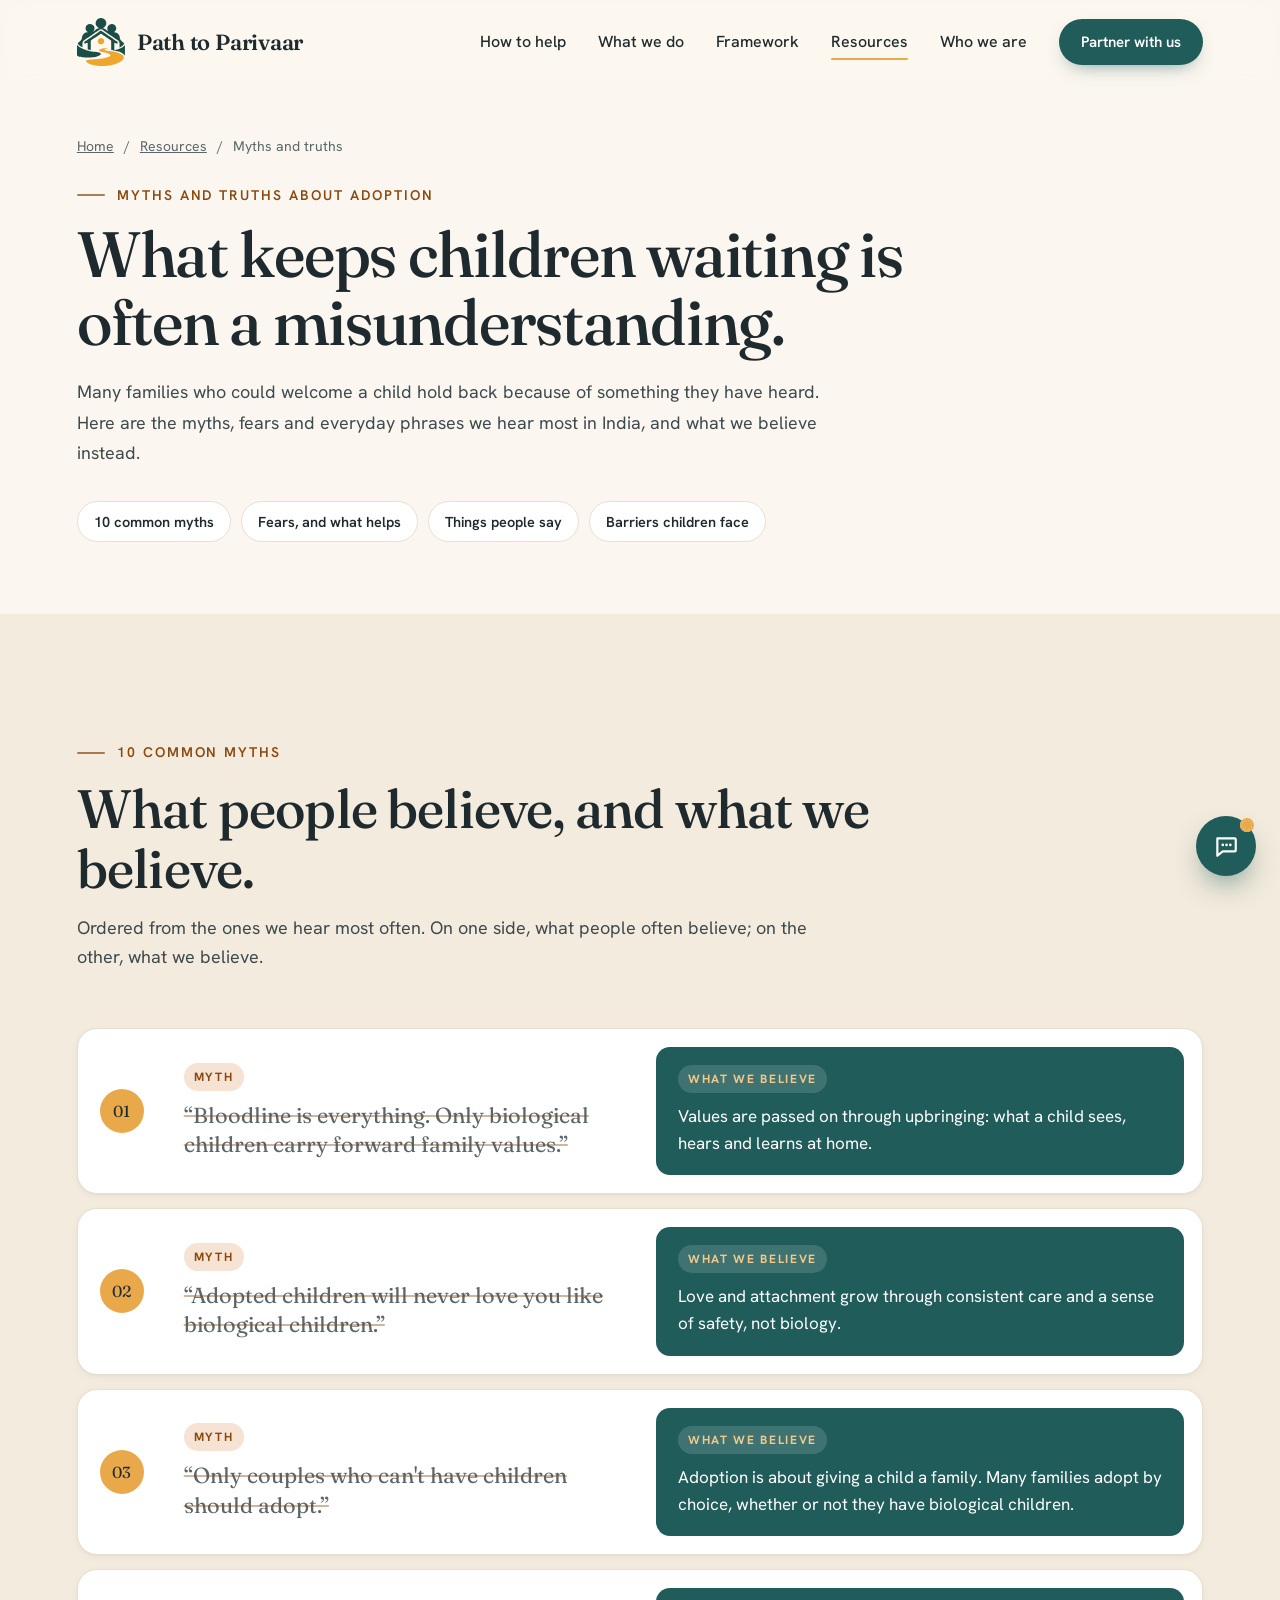
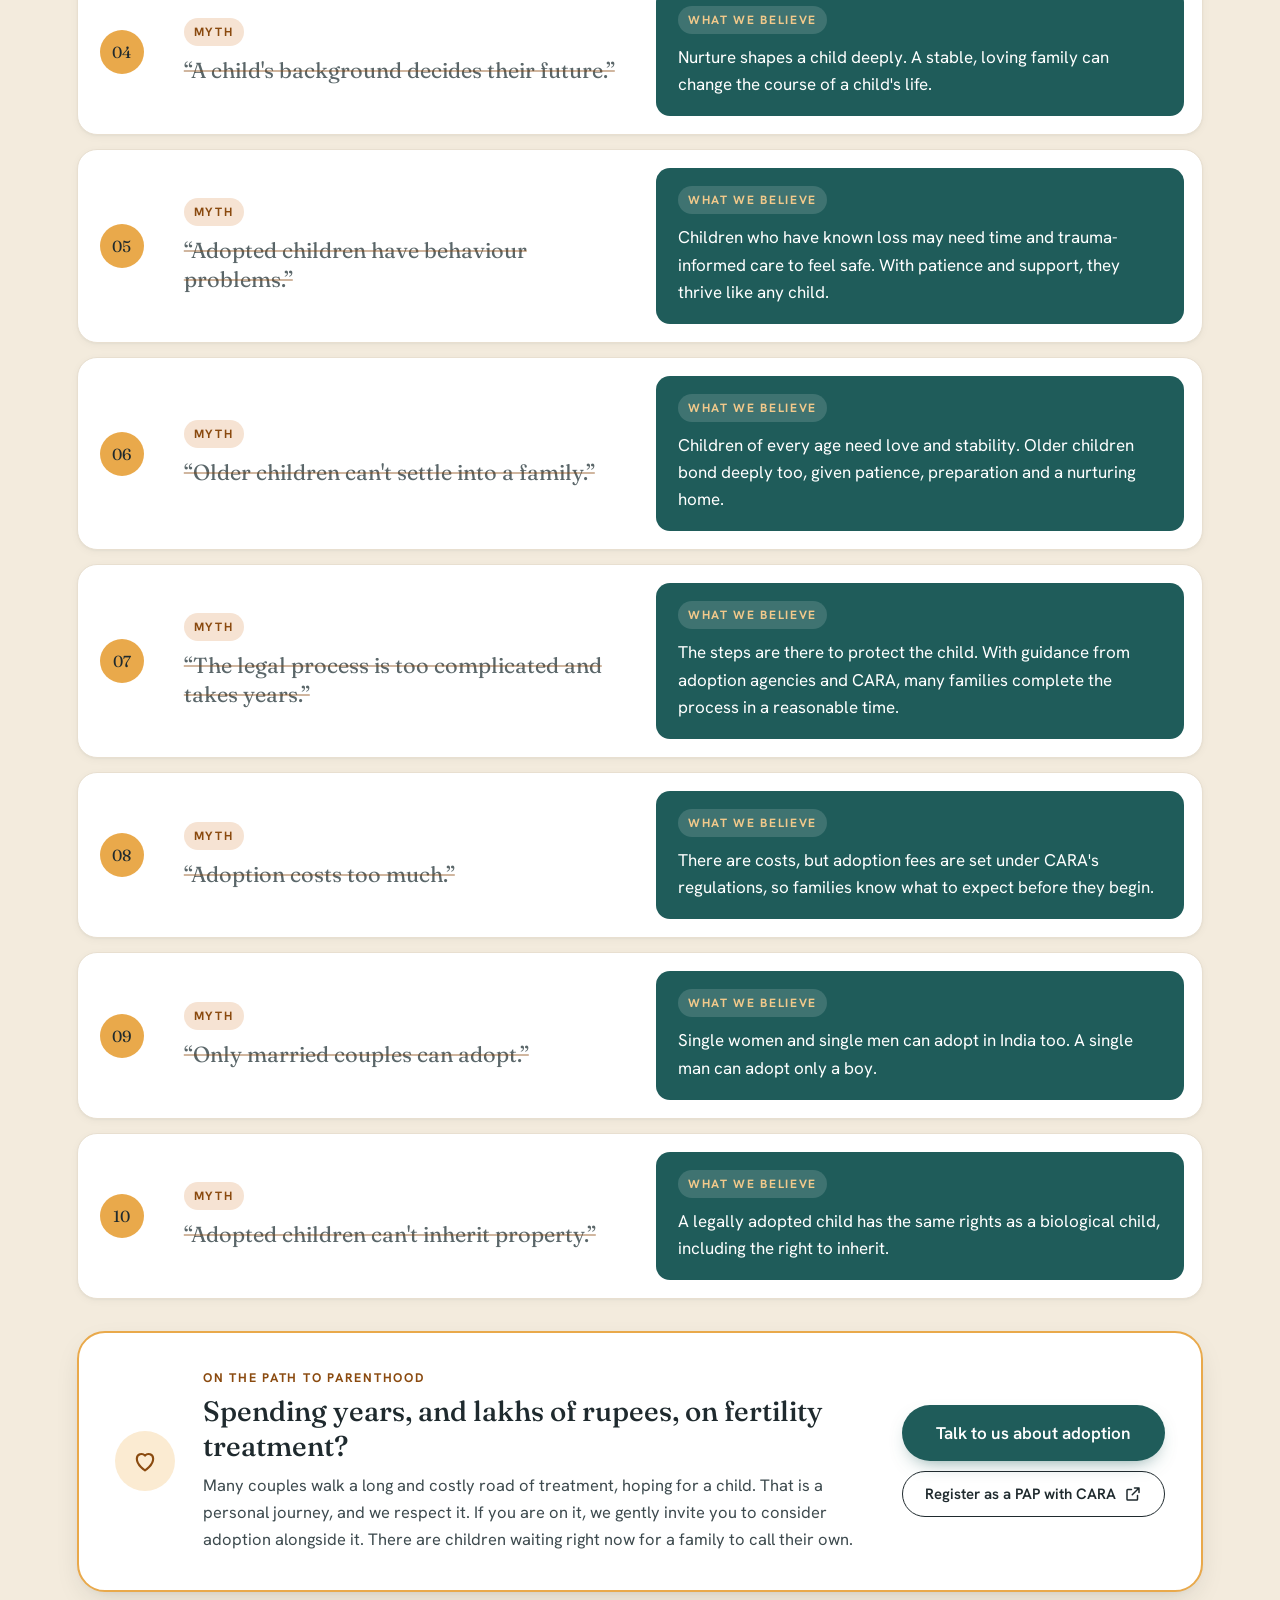
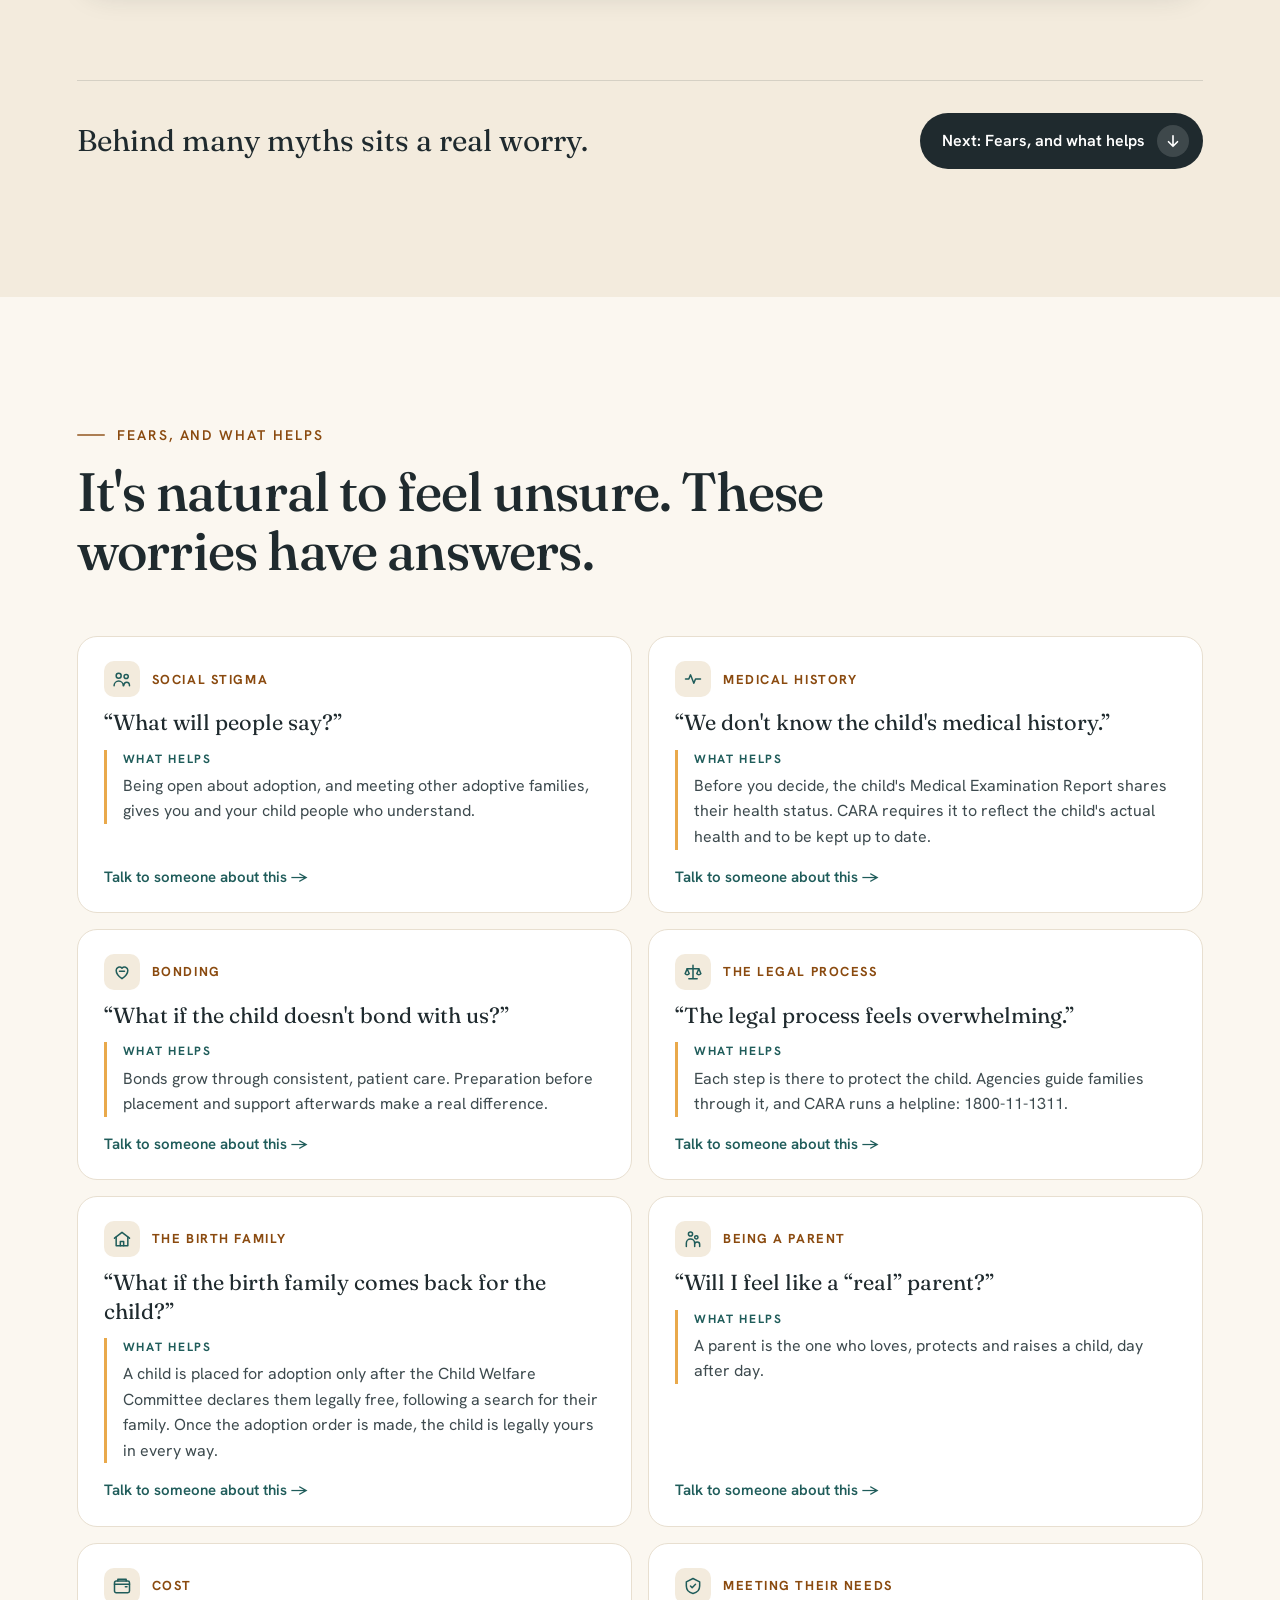
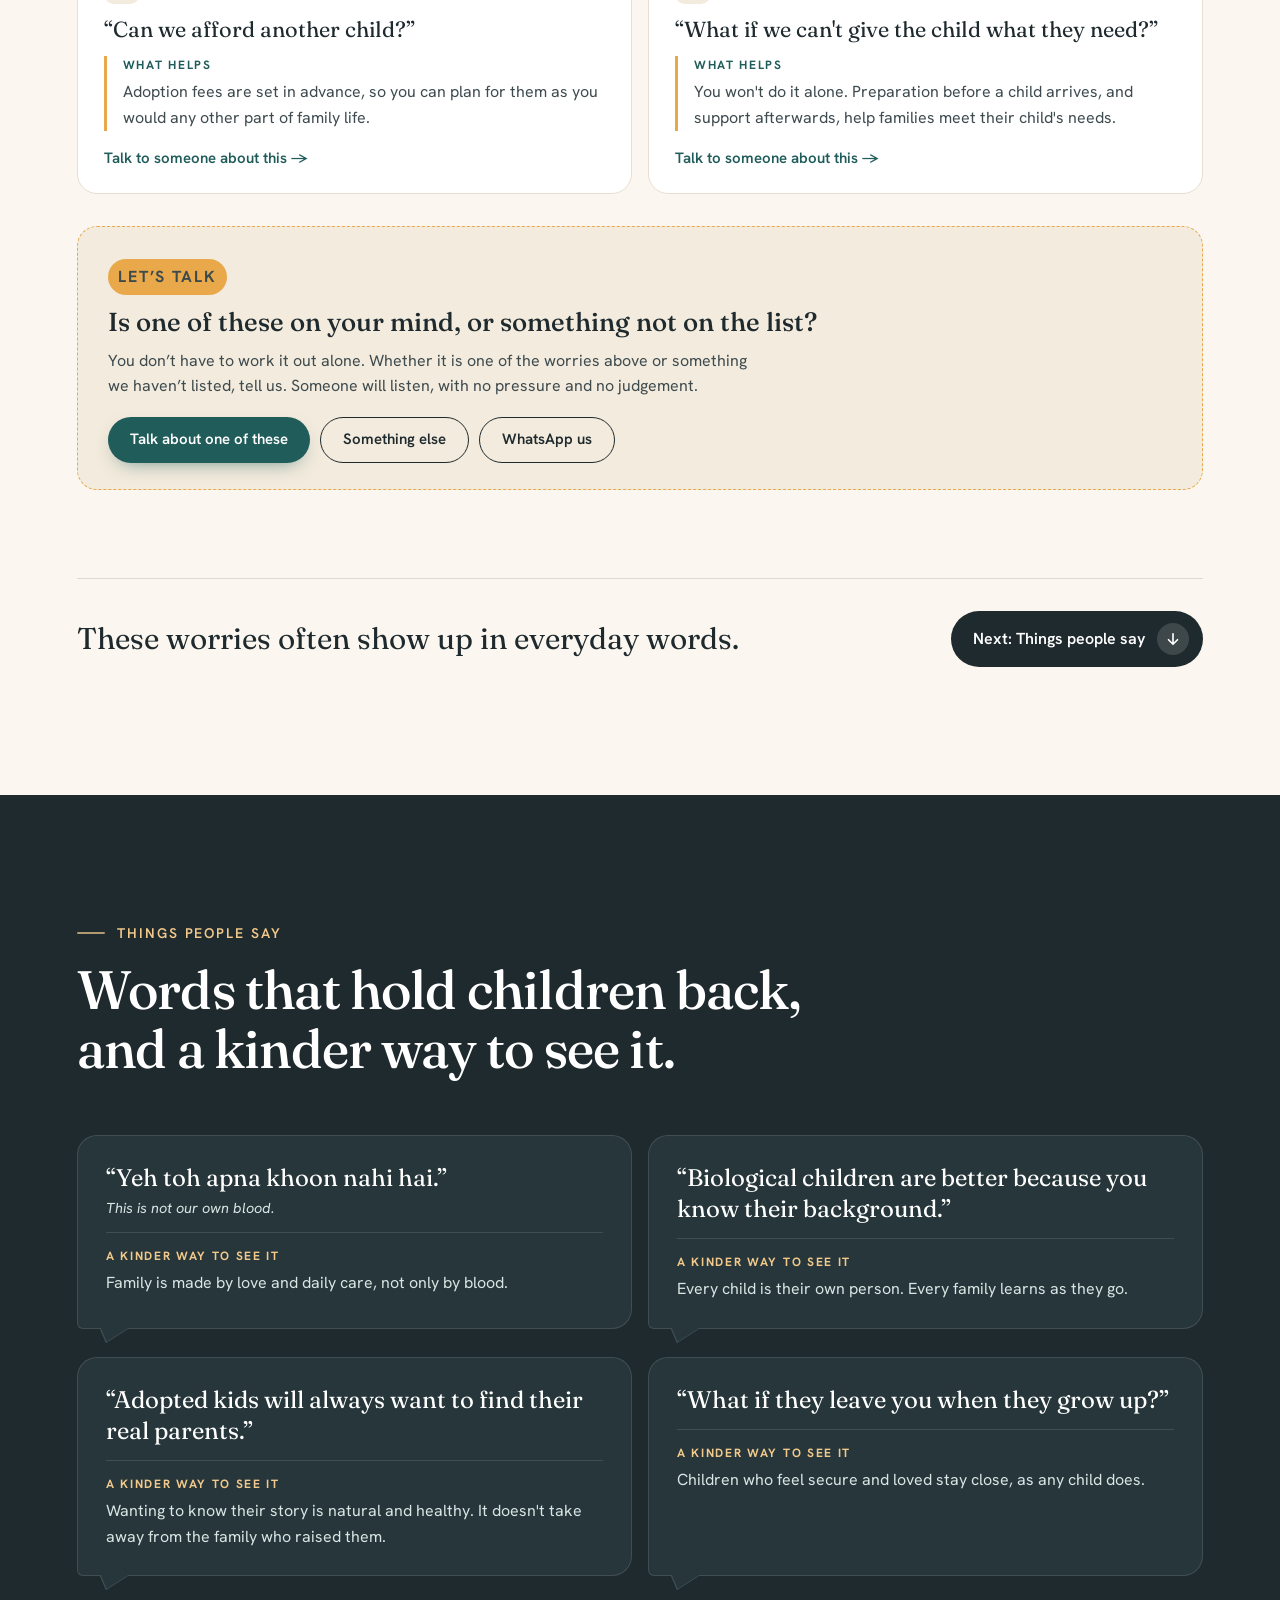
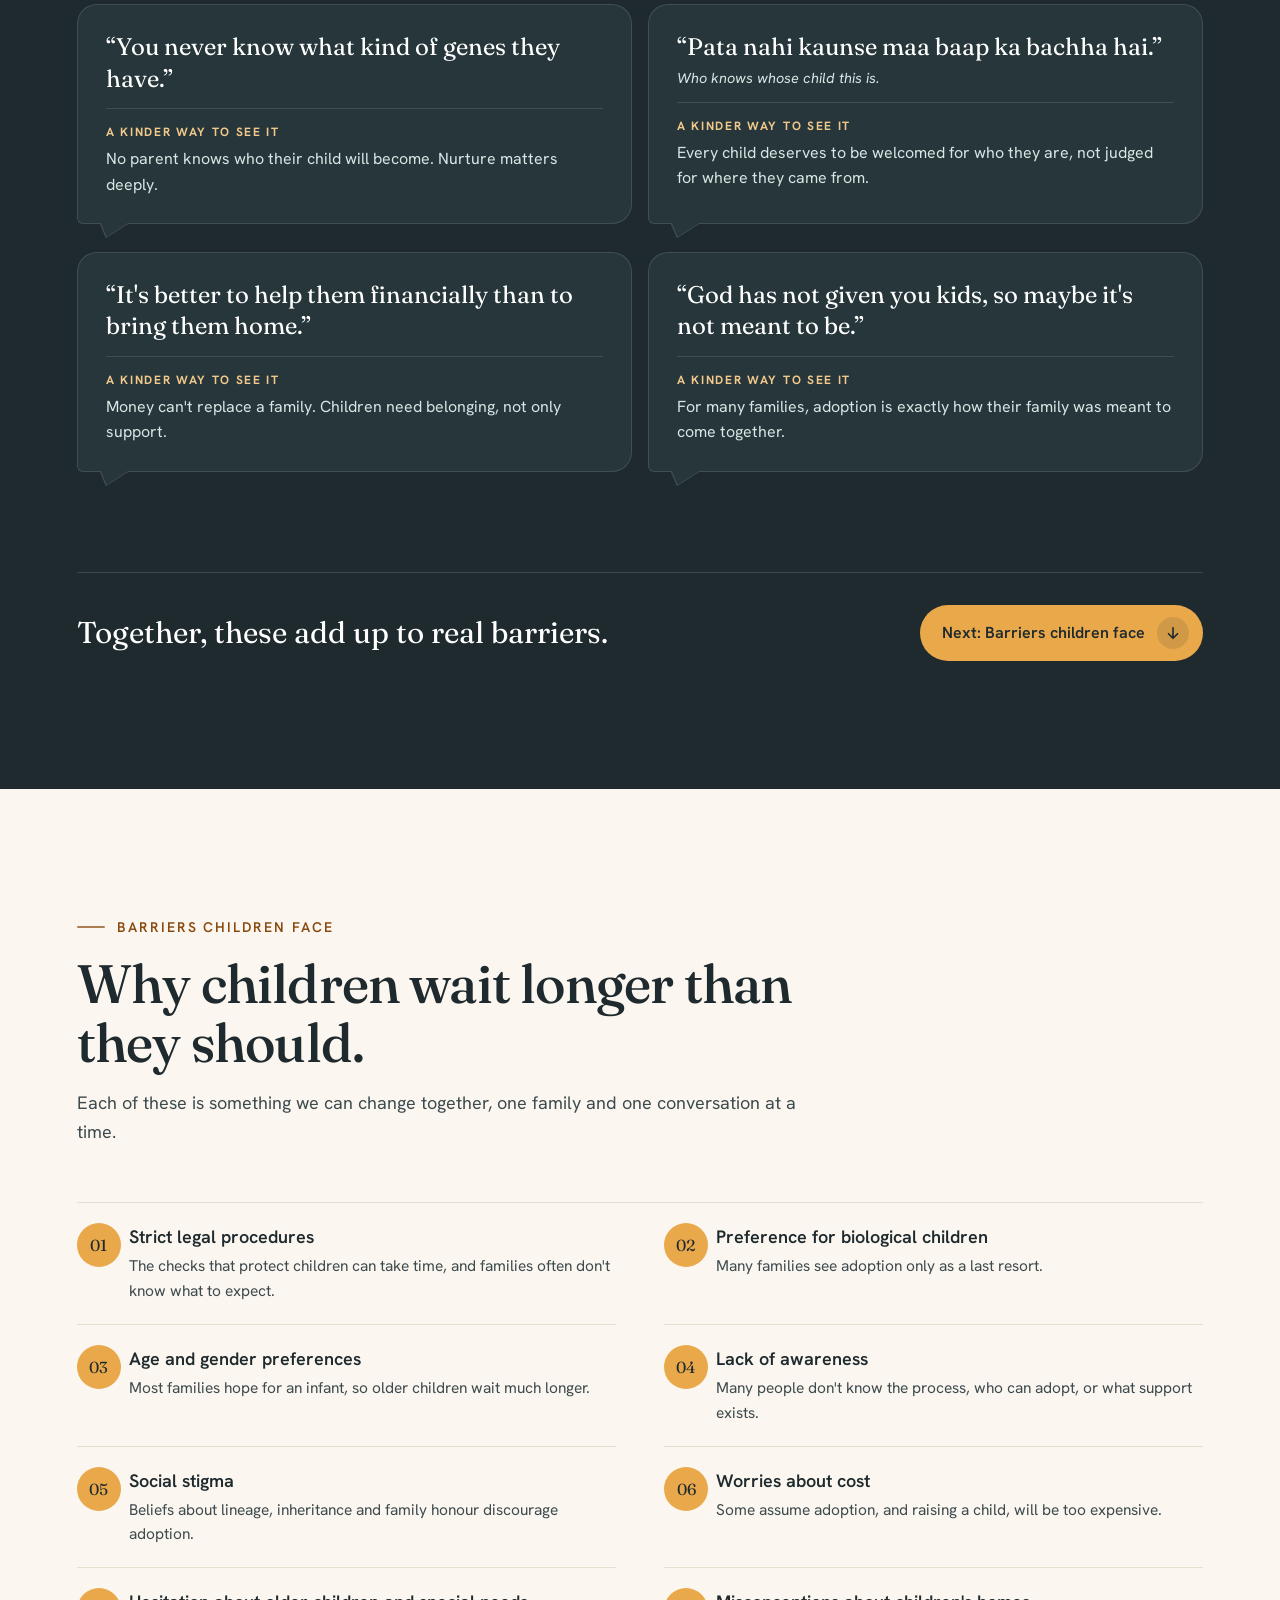
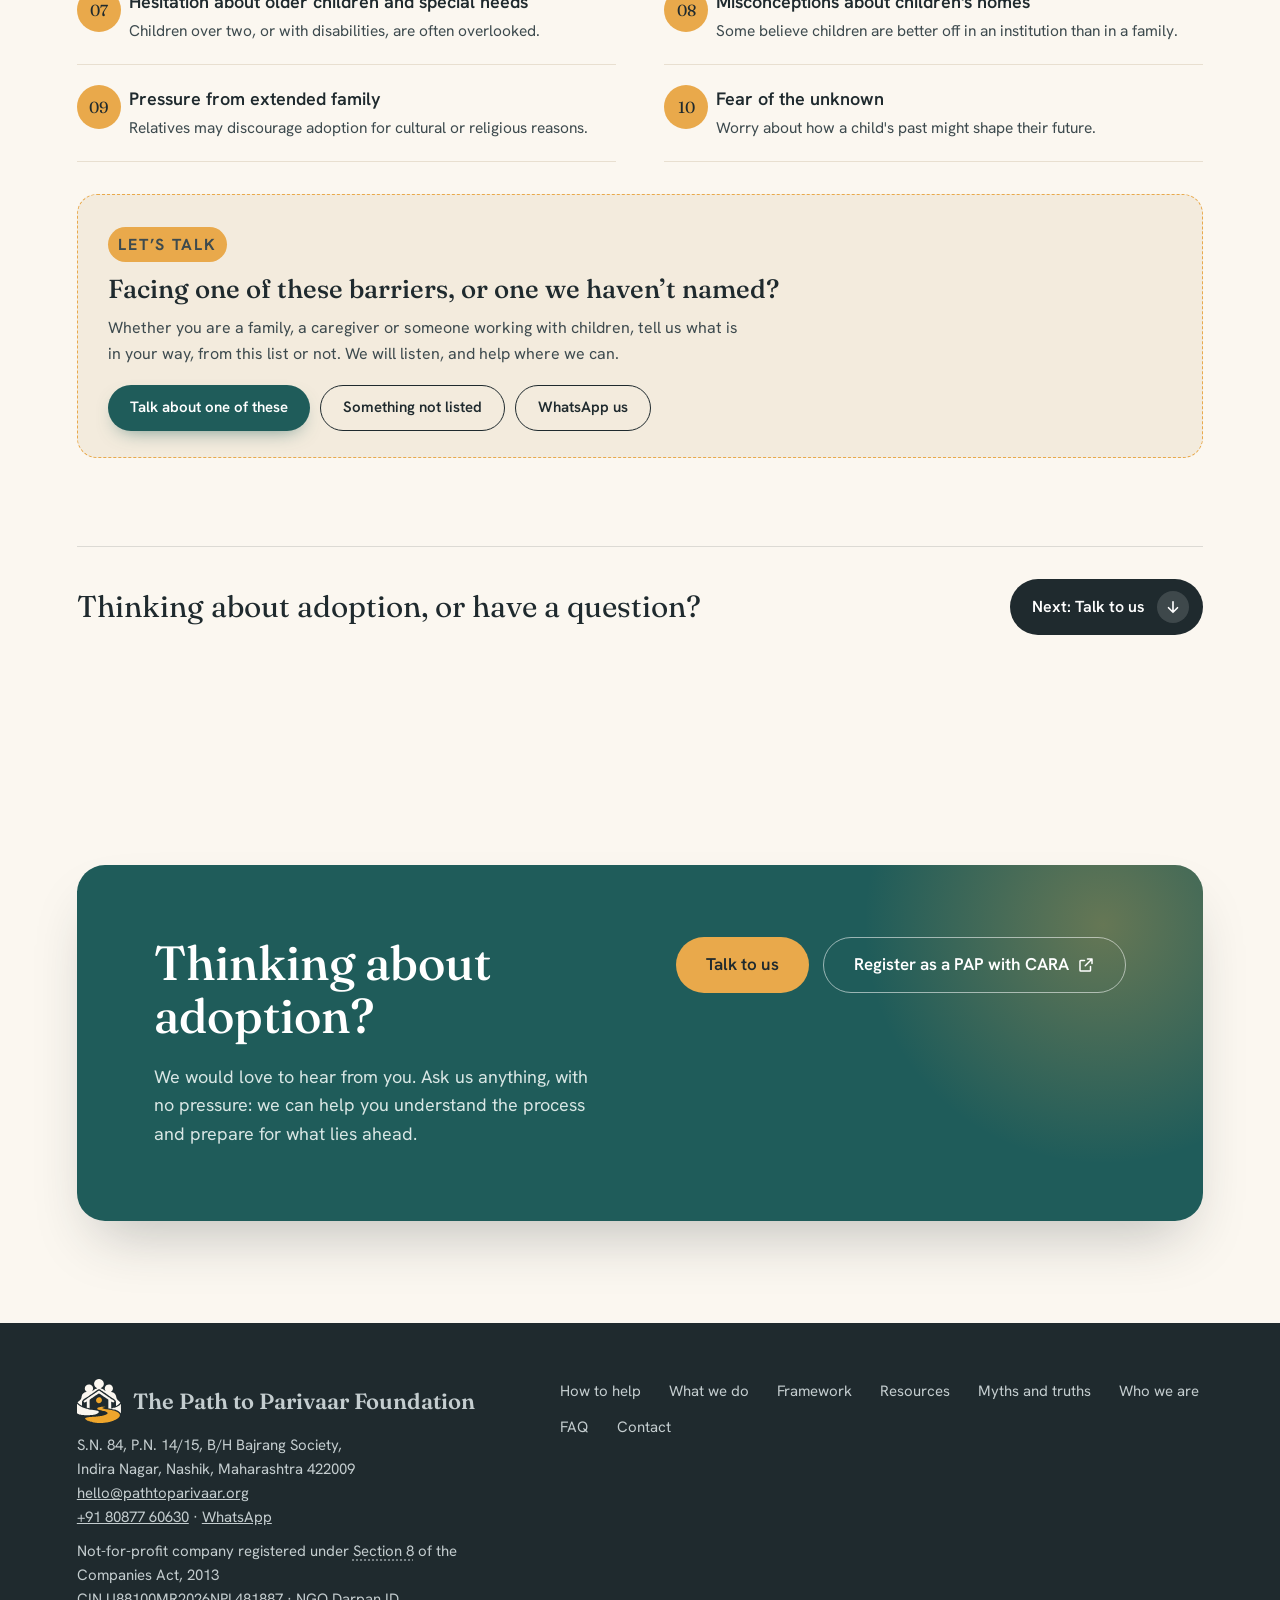
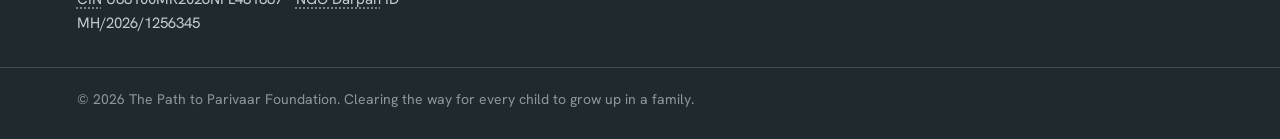
<file: myths.html>
<!doctype html>
<html lang="en-IN">
<head>
<meta charset="utf-8">
<meta name="viewport" content="width=device-width, initial-scale=1, viewport-fit=cover">
<title>Myths and Truths About Adoption in India | Path to Parivaar Foundation</title>
<meta name="description" content="Common myths, fears and phrases about adoption in India, and what we believe. A guide from the Path to Parivaar Foundation, Nashik.">
<meta name="keywords" content="Path to Parivaar, Nashik NGO, child welfare Nashik, foster care Maharashtra, adoption Nashik, kinship care India, family-based care, child care institutions, CCI support, deinstitutionalisation India, permanency for children">
<meta name="author" content="The Path to Parivaar Foundation">
<meta name="robots" content="index, follow, max-image-preview:large">
<link rel="canonical" href="https://pathtoparivaar.org/myths.html">
<meta name="theme-color" content="#1F5C5A">

<!-- Local SEO -->
<meta name="geo.region" content="IN-MH">
<meta name="geo.placename" content="Nashik, Maharashtra">
<meta name="geo.position" content="19.9975;73.7898">
<meta name="ICBM" content="19.9975, 73.7898">

<!-- Open Graph / social -->
<meta property="og:type" content="website">
<meta property="og:site_name" content="The Path to Parivaar Foundation">
<meta property="og:locale" content="en_IN">
<meta property="og:url" content="https://pathtoparivaar.org/myths.html">
<meta property="og:title" content="Path to Parivaar Foundation | Every child deserves a family">
<meta property="og:description" content="Based in Nashik, we help government bodies and NGOs caring for children build documentation frameworks under the Juvenile Justice (Care and Protection of Children) Act, 2015 and CARA guidelines.">
<meta property="og:image" content="https://pathtoparivaar.org/assets/img/social-share.jpg">
<meta property="og:image:type" content="image/jpeg">
<meta property="og:image:width" content="1200">
<meta property="og:image:height" content="630">
<meta property="og:image:alt" content="The Path to Parivaar Foundation: Every child deserves a family. Nashik, Maharashtra.">
<meta name="twitter:card" content="summary_large_image">
<meta name="twitter:title" content="Path to Parivaar Foundation | Every child deserves a family">
<meta name="twitter:description" content="A Nashik based foundation helping government bodies and NGOs build documentation frameworks for children living in institutions, under the Juvenile Justice (Care and Protection of Children) Act, 2015 and CARA guidelines.">
<meta name="twitter:image" content="https://pathtoparivaar.org/assets/img/social-share.jpg">
<meta name="twitter:image:alt" content="The Path to Parivaar Foundation: Every child deserves a family. Nashik, Maharashtra.">

<link rel="icon" href="assets/img/favicon.ico?v=2" sizes="48x48">
<link rel="icon" href="assets/img/favicon.svg?v=2" type="image/svg+xml">
<link rel="apple-touch-icon" href="assets/img/apple-touch-icon.png">
<link rel="manifest" href="site.webmanifest">

<link rel="preconnect" href="https://fonts.googleapis.com">
<link rel="preconnect" href="https://fonts.gstatic.com" crossorigin>
<link href="https://fonts.googleapis.com/css2?family=Fraunces:opsz,wght@9..144,400;9..144,500;9..144,600&amp;family=Hanken+Grotesk:wght@400;500;600;700&amp;family=Eczar:wght@600;700&amp;display=swap" rel="stylesheet">
<link rel="stylesheet" href="assets/css/styles.css">

</head>
<body data-formspree="myeeanyq">
<a class="skip-link" href="#main">Skip to content</a>

<!-- NAV -->
<header class="site-header" id="site-header">
  <div class="header-inner">
    <a href="index.html" class="brand" id="brand" aria-label="Path to Parivaar, home">
      <img class="brand-mark" src="assets/brand/logo.svg" width="48" height="48" alt="" aria-hidden="true">
      <span class="brand-name">Path to Parivaar</span>
    </a>
    <nav aria-label="Main" class="main-nav" id="main-nav">
      <a href="index.html#involved" class="nav-link">How to help</a>
      <a href="index.html#work" class="nav-link">What we do</a>
      <a href="framework.html" class="nav-link">Framework</a>
      <a href="resources.html" class="nav-link is-active">Resources</a>
      <a href="index.html#team" class="nav-link">Who we are</a>
      <a href="index.html#contact" class="btn btn-primary btn-sm">Partner with us</a>
    </nav>
    <button class="menu-toggle" id="menu-toggle" aria-label="Open menu" aria-expanded="false" aria-controls="main-nav">
      <span></span><span></span><span></span>
    </button>
  </div>
  <div class="scroll-progress" aria-hidden="true"><span id="scroll-progress-bar"></span></div>
</header>

<main id="main" class="page-myths page-inner">

<!-- PAGE INTRO -->
<section id="intro" class="section page-hero" data-chapter="Overview">
  <div class="container">
    <nav class="crumbs reveal" aria-label="Breadcrumb"><a href="index.html">Home</a><span aria-hidden="true">/</span><a href="resources.html">Resources</a><span aria-hidden="true">/</span><span>Myths and truths</span></nav>
    <p class="eyebrow reveal">Myths and truths about adoption</p>
    <h1 class="page-title reveal">What keeps children waiting is often a misunderstanding.</h1>
    <p class="page-lead reveal">Many families who could welcome a child hold back because of something they have heard. Here are the myths, fears and everyday phrases we hear most in India, and what we believe instead.</p>
    <ul class="toc reveal" aria-label="On this page">
      <li><a href="#myths">10 common myths</a></li>
      <li><a href="#fears">Fears, and what helps</a></li>
      <li><a href="#phrases">Things people say</a></li>
      <li><a href="#barriers">Barriers children face</a></li>
    </ul>
  </div>
</section>

<!-- MYTHS -->
<section id="myths" class="section section-sand" data-chapter="Myths">
  <div class="container">
    <div class="section-head split">
      <div class="reveal">
        <p class="eyebrow">10 common myths</p>
        <h2 class="section-title">What people believe, and what we believe.</h2>
      </div>
      <p class="section-lead reveal" style="--d:1">Ordered from the ones we hear most often. On one side, what people often believe; on the other, what we believe.</p>
    </div>
    <ol class="mt-list">
      <li class="mt-row reveal">
        <span class="mt-num">01</span>
        <div class="mt-myth"><span class="myth-tag">Myth</span><p>“Bloodline is everything. Only biological children carry forward family values.”</p></div>
        <div class="mt-truth"><span class="truth-tag">What we believe</span><p>Values are passed on through upbringing: what a child sees, hears and learns at home.</p></div>
      </li>
      <li class="mt-row reveal">
        <span class="mt-num">02</span>
        <div class="mt-myth"><span class="myth-tag">Myth</span><p>“Adopted children will never love you like biological children.”</p></div>
        <div class="mt-truth"><span class="truth-tag">What we believe</span><p>Love and attachment grow through consistent care and a sense of safety, not biology.</p></div>
      </li>
      <li class="mt-row reveal">
        <span class="mt-num">03</span>
        <div class="mt-myth"><span class="myth-tag">Myth</span><p>“Only couples who can&#x27;t have children should adopt.”</p></div>
        <div class="mt-truth"><span class="truth-tag">What we believe</span><p>Adoption is about giving a child a family. Many families adopt by choice, whether or not they have biological children.</p></div>
      </li>
      <li class="mt-row reveal">
        <span class="mt-num">04</span>
        <div class="mt-myth"><span class="myth-tag">Myth</span><p>“A child&#x27;s background decides their future.”</p></div>
        <div class="mt-truth"><span class="truth-tag">What we believe</span><p>Nurture shapes a child deeply. A stable, loving family can change the course of a child&#x27;s life.</p></div>
      </li>
      <li class="mt-row reveal">
        <span class="mt-num">05</span>
        <div class="mt-myth"><span class="myth-tag">Myth</span><p>“Adopted children have behaviour problems.”</p></div>
        <div class="mt-truth"><span class="truth-tag">What we believe</span><p>Children who have known loss may need time and trauma-informed care to feel safe. With patience and support, they thrive like any child.</p></div>
      </li>
      <li class="mt-row reveal">
        <span class="mt-num">06</span>
        <div class="mt-myth"><span class="myth-tag">Myth</span><p>“Older children can&#x27;t settle into a family.”</p></div>
        <div class="mt-truth"><span class="truth-tag">What we believe</span><p>Children of every age need love and stability. Older children bond deeply too, given patience, preparation and a nurturing home.</p></div>
      </li>
      <li class="mt-row reveal">
        <span class="mt-num">07</span>
        <div class="mt-myth"><span class="myth-tag">Myth</span><p>“The legal process is too complicated and takes years.”</p></div>
        <div class="mt-truth"><span class="truth-tag">What we believe</span><p>The steps are there to protect the child. With guidance from adoption agencies and CARA, many families complete the process in a reasonable time.</p></div>
      </li>
      <li class="mt-row reveal">
        <span class="mt-num">08</span>
        <div class="mt-myth"><span class="myth-tag">Myth</span><p>“Adoption costs too much.”</p></div>
        <div class="mt-truth"><span class="truth-tag">What we believe</span><p>There are costs, but adoption fees are set under CARA&#x27;s regulations, so families know what to expect before they begin.</p></div>
      </li>
      <li class="mt-row reveal">
        <span class="mt-num">09</span>
        <div class="mt-myth"><span class="myth-tag">Myth</span><p>“Only married couples can adopt.”</p></div>
        <div class="mt-truth"><span class="truth-tag">What we believe</span><p>Single women and single men can adopt in India too. A single man can adopt only a boy.</p></div>
      </li>
      <li class="mt-row reveal">
        <span class="mt-num">10</span>
        <div class="mt-myth"><span class="myth-tag">Myth</span><p>“Adopted children can&#x27;t inherit property.”</p></div>
        <div class="mt-truth"><span class="truth-tag">What we believe</span><p>A legally adopted child has the same rights as a biological child, including the right to inherit.</p></div>
      </li>
    </ol>
    <aside class="callout reveal">
      <div class="callout-ic" aria-hidden="true"><svg viewBox="0 0 24 24"><path d="M12 20s-7-4.4-7-10a4 4 0 017-2.6A4 4 0 0119 10c0 5.6-7 10-7 10z"/></svg></div>
      <div class="callout-body">
        <p class="callout-tag">On the path to parenthood</p>
        <h3>Spending years, and lakhs of rupees, on fertility treatment?</h3>
        <p>Many couples walk a long and costly road of treatment, hoping for a child. That is a personal journey, and we respect it. If you are on it, we gently invite you to consider adoption alongside it. There are children waiting right now for a family to call their own.</p>
      </div>
      <div class="callout-actions"><a href="index.html#contact" class="btn btn-primary" data-topic="We have been through fertility treatment and would like to understand adoption.">Talk to us about adoption</a><a class="btn btn-ghost btn-sm" href="https://carings.wcd.gov.in" target="_blank" rel="noopener">Register as a PAP with CARA <svg class="btn-ic" viewBox="0 0 24 24" aria-hidden="true"><path d="M14 4h6v6M20 4l-9 9"/><path d="M18 14v5a1 1 0 01-1 1H5a1 1 0 01-1-1V7a1 1 0 011-1h5"/></svg></a></div>
    </aside>
  </div>
  <div class="next-up reveal">
    <p class="next-q">Behind many myths sits a real worry.</p>
    <a class="next-link" href="#fears"><span>Next: Fears, and what helps</span><svg viewBox="0 0 24 24" aria-hidden="true"><path d="M12 5v14M6 13l6 6 6-6"/></svg></a>
  </div>
</section>

<!-- FEARS -->
<section id="fears" class="section" data-chapter="Fears">
  <div class="container">
    <div class="section-head reveal">
      <p class="eyebrow">Fears, and what helps</p>
      <h2 class="section-title">It's natural to feel unsure. These worries have answers.</h2>
    </div>
    <div class="fear-grid">
      <article class="fear reveal" style="--d:0">
        <p class="fear-head"><span class="fear-ic" aria-hidden="true"><svg viewBox="0 0 24 24"><circle cx="8" cy="8" r="3"/><circle cx="17" cy="9" r="2.5"/><path d="M2.5 20c0-3 2.5-5.5 5.5-5.5s5.5 2.5 5.5 5.5M14 20c.3-2.5 1.7-4.2 3.5-4.2 2.2 0 3.5 1.8 3.5 4.2"/></svg></span>Social stigma</p>
        <p class="fear-q">“What will people say?”</p>
        <p class="fear-a"><span>What helps</span>Being open about adoption, and meeting other adoptive families, gives you and your child people who understand.</p>
        <a class="fear-link" href="index.html#contact" data-topic="I have a worry about adoption: “What will people say?” I would like to talk to someone.">Talk to someone about this <span aria-hidden="true">→</span></a>
      </article>
      <article class="fear reveal" style="--d:1">
        <p class="fear-head"><span class="fear-ic" aria-hidden="true"><svg viewBox="0 0 24 24"><path d="M3 12h4l2-5 4 10 2-5h6"/></svg></span>Medical history</p>
        <p class="fear-q">“We don&#x27;t know the child&#x27;s medical history.”</p>
        <p class="fear-a"><span>What helps</span>Before you decide, the child&#x27;s Medical Examination Report shares their health status. CARA requires it to reflect the child&#x27;s actual health and to be kept up to date.</p>
        <a class="fear-link" href="index.html#contact" data-topic="I have a worry about adoption: “We don&#x27;t know the child&#x27;s medical history.” I would like to talk to someone.">Talk to someone about this <span aria-hidden="true">→</span></a>
      </article>
      <article class="fear reveal" style="--d:0">
        <p class="fear-head"><span class="fear-ic" aria-hidden="true"><svg viewBox="0 0 24 24"><path d="M12 20s-7-4.4-7-10a4 4 0 017-2.6A4 4 0 0119 10c0 5.6-7 10-7 10z"/><path d="M9 11h6"/></svg></span>Bonding</p>
        <p class="fear-q">“What if the child doesn&#x27;t bond with us?”</p>
        <p class="fear-a"><span>What helps</span>Bonds grow through consistent, patient care. Preparation before placement and support afterwards make a real difference.</p>
        <a class="fear-link" href="index.html#contact" data-topic="I have a worry about adoption: “What if the child doesn&#x27;t bond with us?” I would like to talk to someone.">Talk to someone about this <span aria-hidden="true">→</span></a>
      </article>
      <article class="fear reveal" style="--d:1">
        <p class="fear-head"><span class="fear-ic" aria-hidden="true"><svg viewBox="0 0 24 24"><path d="M12 4v16M7 20h10M5 8h14"/><path d="M5 8l-2.5 6a3 3 0 005 0zM19 8l-2.5 6a3 3 0 005 0z"/></svg></span>The legal process</p>
        <p class="fear-q">“The legal process feels overwhelming.”</p>
        <p class="fear-a"><span>What helps</span>Each step is there to protect the child. Agencies guide families through it, and CARA runs a helpline: 1800-11-1311.</p>
        <a class="fear-link" href="index.html#contact" data-topic="I have a worry about adoption: “The legal process feels overwhelming.” I would like to talk to someone.">Talk to someone about this <span aria-hidden="true">→</span></a>
      </article>
      <article class="fear reveal" style="--d:0">
        <p class="fear-head"><span class="fear-ic" aria-hidden="true"><svg viewBox="0 0 24 24"><path d="M3 11l9-7 9 7"/><path d="M5 10v10h14V10"/><path d="M10 20v-5h4v5"/></svg></span>The birth family</p>
        <p class="fear-q">“What if the birth family comes back for the child?”</p>
        <p class="fear-a"><span>What helps</span>A child is placed for adoption only after the Child Welfare Committee declares them legally free, following a search for their family. Once the adoption order is made, the child is legally yours in every way.</p>
        <a class="fear-link" href="index.html#contact" data-topic="I have a worry about adoption: “What if the birth family comes back for the child?” I would like to talk to someone.">Talk to someone about this <span aria-hidden="true">→</span></a>
      </article>
      <article class="fear reveal" style="--d:1">
        <p class="fear-head"><span class="fear-ic" aria-hidden="true"><svg viewBox="0 0 24 24"><circle cx="9" cy="6" r="2.5"/><circle cx="16" cy="10" r="2"/><path d="M4 21v-4a5 5 0 0110 0v4M14 21v-2.5a3 3 0 016 0V21"/></svg></span>Being a parent</p>
        <p class="fear-q">“Will I feel like a “real” parent?”</p>
        <p class="fear-a"><span>What helps</span>A parent is the one who loves, protects and raises a child, day after day.</p>
        <a class="fear-link" href="index.html#contact" data-topic="I have a worry about adoption: “Will I feel like a “real” parent?” I would like to talk to someone.">Talk to someone about this <span aria-hidden="true">→</span></a>
      </article>
      <article class="fear reveal" style="--d:0">
        <p class="fear-head"><span class="fear-ic" aria-hidden="true"><svg viewBox="0 0 24 24"><rect x="3" y="6" width="18" height="14" rx="2"/><path d="M16 13h2M3 10h18M7 6V4h10v2"/></svg></span>Cost</p>
        <p class="fear-q">“Can we afford another child?”</p>
        <p class="fear-a"><span>What helps</span>Adoption fees are set in advance, so you can plan for them as you would any other part of family life.</p>
        <a class="fear-link" href="index.html#contact" data-topic="I have a worry about adoption: “Can we afford another child?” I would like to talk to someone.">Talk to someone about this <span aria-hidden="true">→</span></a>
      </article>
      <article class="fear reveal" style="--d:1">
        <p class="fear-head"><span class="fear-ic" aria-hidden="true"><svg viewBox="0 0 24 24"><path d="M12 3l8 4v5c0 5-3.5 8-8 9-4.5-1-8-4-8-9V7z"/><path d="M9 12l2 2 4-4"/></svg></span>Meeting their needs</p>
        <p class="fear-q">“What if we can&#x27;t give the child what they need?”</p>
        <p class="fear-a"><span>What helps</span>You won&#x27;t do it alone. Preparation before a child arrives, and support afterwards, help families meet their child&#x27;s needs.</p>
        <a class="fear-link" href="index.html#contact" data-topic="I have a worry about adoption: “What if we can&#x27;t give the child what they need?” I would like to talk to someone.">Talk to someone about this <span aria-hidden="true">→</span></a>
      </article>
    </div>
    <div class="invite reveal">
      <div>
        <p class="invite-tag">Let’s talk</p>
        <h3>Is one of these on your mind, or something not on the list?</h3>
        <p>You don’t have to work it out alone. Whether it is one of the worries above or something we haven’t listed, tell us. Someone will listen, with no pressure and no judgement.</p>
      </div>
      <div class="invite-actions">
        <a href="index.html#contact" class="btn btn-primary btn-sm" data-topic="I have one of the worries listed on your site and would like to talk it through.">Talk about one of these</a>
        <a href="index.html#contact" class="btn btn-ghost btn-sm" data-topic="I have a question or worry about adoption that is not on your list. I would like to talk it through.">Something else</a>
        <a class="btn btn-ghost btn-sm" href="https://wa.me/918087760630" target="_blank" rel="noopener">WhatsApp us</a>
      </div>
    </div>
  </div>
  <div class="next-up reveal">
    <p class="next-q">These worries often show up in everyday words.</p>
    <a class="next-link" href="#phrases"><span>Next: Things people say</span><svg viewBox="0 0 24 24" aria-hidden="true"><path d="M12 5v14M6 13l6 6 6-6"/></svg></a>
  </div>
</section>

<!-- PHRASES -->
<section id="phrases" class="section section-ink" data-chapter="Things people say">
  <div class="container">
    <div class="section-head reveal">
      <p class="eyebrow eyebrow-gold">Things people say</p>
      <h2 class="section-title">Words that hold children back, and a kinder way to see it.</h2>
    </div>
    <div class="phrase-grid">
      <figure class="phrase reveal" style="--d:0">
        <blockquote>“Yeh toh apna khoon nahi hai.”<span class="phrase-tr">This is not our own blood.</span></blockquote>
        <figcaption><span class="ph-label">A kinder way to see it</span>Family is made by love and daily care, not only by blood.</figcaption>
      </figure>
      <figure class="phrase reveal" style="--d:1">
        <blockquote>“Biological children are better because you know their background.”</blockquote>
        <figcaption><span class="ph-label">A kinder way to see it</span>Every child is their own person. Every family learns as they go.</figcaption>
      </figure>
      <figure class="phrase reveal" style="--d:0">
        <blockquote>“Adopted kids will always want to find their real parents.”</blockquote>
        <figcaption><span class="ph-label">A kinder way to see it</span>Wanting to know their story is natural and healthy. It doesn&#x27;t take away from the family who raised them.</figcaption>
      </figure>
      <figure class="phrase reveal" style="--d:1">
        <blockquote>“What if they leave you when they grow up?”</blockquote>
        <figcaption><span class="ph-label">A kinder way to see it</span>Children who feel secure and loved stay close, as any child does.</figcaption>
      </figure>
      <figure class="phrase reveal" style="--d:0">
        <blockquote>“You never know what kind of genes they have.”</blockquote>
        <figcaption><span class="ph-label">A kinder way to see it</span>No parent knows who their child will become. Nurture matters deeply.</figcaption>
      </figure>
      <figure class="phrase reveal" style="--d:1">
        <blockquote>“Pata nahi kaunse maa baap ka bachha hai.”<span class="phrase-tr">Who knows whose child this is.</span></blockquote>
        <figcaption><span class="ph-label">A kinder way to see it</span>Every child deserves to be welcomed for who they are, not judged for where they came from.</figcaption>
      </figure>
      <figure class="phrase reveal" style="--d:0">
        <blockquote>“It&#x27;s better to help them financially than to bring them home.”</blockquote>
        <figcaption><span class="ph-label">A kinder way to see it</span>Money can&#x27;t replace a family. Children need belonging, not only support.</figcaption>
      </figure>
      <figure class="phrase reveal" style="--d:1">
        <blockquote>“God has not given you kids, so maybe it&#x27;s not meant to be.”</blockquote>
        <figcaption><span class="ph-label">A kinder way to see it</span>For many families, adoption is exactly how their family was meant to come together.</figcaption>
      </figure>
    </div>
  </div>
  <div class="next-up reveal">
    <p class="next-q">Together, these add up to real barriers.</p>
    <a class="next-link" href="#barriers"><span>Next: Barriers children face</span><svg viewBox="0 0 24 24" aria-hidden="true"><path d="M12 5v14M6 13l6 6 6-6"/></svg></a>
  </div>
</section>

<!-- BARRIERS -->
<section id="barriers" class="section" data-chapter="Barriers">
  <div class="container">
    <div class="section-head split">
      <div class="reveal">
        <p class="eyebrow">Barriers children face</p>
        <h2 class="section-title">Why children wait longer than they should.</h2>
      </div>
      <p class="section-lead reveal" style="--d:1">Each of these is something we can change together, one family and one conversation at a time.</p>
    </div>
    <ol class="br-list">
      <li class="br-row reveal"><span class="mt-num">01</span><div><h3>Strict legal procedures</h3><p>The checks that protect children can take time, and families often don&#x27;t know what to expect.</p></div></li>
      <li class="br-row reveal"><span class="mt-num">02</span><div><h3>Preference for biological children</h3><p>Many families see adoption only as a last resort.</p></div></li>
      <li class="br-row reveal"><span class="mt-num">03</span><div><h3>Age and gender preferences</h3><p>Most families hope for an infant, so older children wait much longer.</p></div></li>
      <li class="br-row reveal"><span class="mt-num">04</span><div><h3>Lack of awareness</h3><p>Many people don&#x27;t know the process, who can adopt, or what support exists.</p></div></li>
      <li class="br-row reveal"><span class="mt-num">05</span><div><h3>Social stigma</h3><p>Beliefs about lineage, inheritance and family honour discourage adoption.</p></div></li>
      <li class="br-row reveal"><span class="mt-num">06</span><div><h3>Worries about cost</h3><p>Some assume adoption, and raising a child, will be too expensive.</p></div></li>
      <li class="br-row reveal"><span class="mt-num">07</span><div><h3>Hesitation about older children and special needs</h3><p>Children over two, or with disabilities, are often overlooked.</p></div></li>
      <li class="br-row reveal"><span class="mt-num">08</span><div><h3>Misconceptions about children&#x27;s homes</h3><p>Some believe children are better off in an institution than in a family.</p></div></li>
      <li class="br-row reveal"><span class="mt-num">09</span><div><h3>Pressure from extended family</h3><p>Relatives may discourage adoption for cultural or religious reasons.</p></div></li>
      <li class="br-row reveal"><span class="mt-num">10</span><div><h3>Fear of the unknown</h3><p>Worry about how a child&#x27;s past might shape their future.</p></div></li>
    </ol>
    <div class="invite reveal">
      <div>
        <p class="invite-tag">Let’s talk</p>
        <h3>Facing one of these barriers, or one we haven’t named?</h3>
        <p>Whether you are a family, a caregiver or someone working with children, tell us what is in your way, from this list or not. We will listen, and help where we can.</p>
      </div>
      <div class="invite-actions">
        <a href="index.html#contact" class="btn btn-primary btn-sm" data-topic="I am facing one of the barriers listed on your site and would like to talk about it.">Talk about one of these</a>
        <a href="index.html#contact" class="btn btn-ghost btn-sm" data-topic="I am facing a barrier around adoption that is not on your list, and would like to talk about it.">Something not listed</a>
        <a class="btn btn-ghost btn-sm" href="https://wa.me/918087760630" target="_blank" rel="noopener">WhatsApp us</a>
      </div>
    </div>
  </div>
  <div class="next-up reveal">
    <p class="next-q">Thinking about adoption, or have a question?</p>
    <a class="next-link" href="#next-step"><span>Next: Talk to us</span><svg viewBox="0 0 24 24" aria-hidden="true"><path d="M12 5v14M6 13l6 6 6-6"/></svg></a>
  </div>
</section>

<!-- CTA -->
<section id="next-step" class="contact cta-band reveal" data-chapter="Next step">
  <div class="contact-glow" aria-hidden="true"></div>
  <div class="contact-copy">
    <h2 class="contact-title">Thinking about adoption?</h2>
    <p>We would love to hear from you. Ask us anything, with no pressure: we can help you understand the process and prepare for what lies ahead.</p>
  </div>
  <div class="cta-actions">
    <a href="index.html#contact" class="btn btn-amber" data-topic="I am thinking about adoption and have some questions.">Talk to us</a>
    <a class="btn btn-ghost-light" href="https://carings.wcd.gov.in" target="_blank" rel="noopener">Register as a PAP with CARA <svg class="btn-ic" viewBox="0 0 24 24" aria-hidden="true"><path d="M14 4h6v6M20 4l-9 9"/><path d="M18 14v5a1 1 0 01-1 1H5a1 1 0 01-1-1V7a1 1 0 011-1h5"/></svg></a>
  </div>
</section>

</main>

<!-- FOOTER -->
<footer class="site-footer">
  <div class="footer-inner">
    <div class="footer-brand">
      <a href="index.html" class="brand brand-footer" aria-label="Path to Parivaar, home">
        <img class="brand-mark" src="assets/brand/logo-light.svg" width="44" height="44" alt="" aria-hidden="true">
        <span>The Path to Parivaar Foundation</span>
      </a>
      <address>S.N. 84, P.N. 14/15, B/H Bajrang Society,<br>Indira Nagar, Nashik, Maharashtra 422009<br><a href="mailto:hello@pathtoparivaar.org">hello@pathtoparivaar.org</a><br><a href="tel:+918087760630">+91 80877 60630</a> · <a href="https://wa.me/918087760630" target="_blank" rel="noopener">WhatsApp</a></address>
      <div class="footer-note">Not-for-profit company registered under <abbr class="term" tabindex="0" data-tip="A not-for-profit company registered under Section 8 of the Companies Act, 2013. Its income can only be used for its charitable aims.">Section 8</abbr> of the Companies Act, 2013<br><abbr class="term" tabindex="0" data-tip="Corporate Identity Number: The unique number the Registrar of Companies gives every registered company in India.">CIN</abbr> U88100MR2026NPL481887 · <abbr class="term" tabindex="0" data-tip="NITI Aayog&#x27;s online register of NGOs. NITI Aayog (National Institution for Transforming India) is the Government of India&#x27;s policy think tank.">NGO Darpan</abbr> ID MH/2026/1256345</div>
    </div>
    <nav aria-label="Footer" class="footer-nav">
      <a href="index.html#involved">How to help</a>
      <a href="index.html#work">What we do</a>
      <a href="framework.html">Framework</a>
      <a href="resources.html">Resources</a>
      <a href="myths.html">Myths and truths</a>
      <a href="index.html#team">Who we are</a>
      <a href="index.html#faq">FAQ</a>
      <a href="index.html#contact">Contact</a>
    </nav>
  </div>
  <div class="footer-base">© <span id="year">2026</span> The Path to Parivaar Foundation. Clearing the way for every child to grow up in a family.</div>
</footer>

<!-- BACK TO TOP -->
<button class="to-top" id="to-top" aria-label="Back to top">
  <svg class="to-top-ring" viewBox="0 0 48 48" aria-hidden="true"><circle cx="24" cy="24" r="22" /><circle class="ring-fill" id="ring-fill" cx="24" cy="24" r="22"/></svg>
  <svg class="to-top-arrow" viewBox="0 0 24 24" width="20" height="20" aria-hidden="true"><path d="M12 19V5M5 12l7-7 7 7" fill="none" stroke="currentColor" stroke-width="2.2" stroke-linecap="round" stroke-linejoin="round"/></svg>
</button>

<!-- CHAT -->
<div class="chat" id="chat">
  <div class="chat-panel" id="chat-panel" role="dialog" aria-modal="false" aria-labelledby="chat-title" hidden>
    <div class="chat-head">
      <div class="chat-avatar" aria-hidden="true">
        <img src="assets/brand/logo-light.svg" width="30" height="30" alt="">
      </div>
      <div>
        <p class="chat-title" id="chat-title">Path to Parivaar</p>
        <p class="chat-sub">Nashik, Maharashtra · WhatsApp, call, or message</p>
      </div>
      <button class="chat-close" id="chat-close" aria-label="Close chat"><svg viewBox="0 0 24 24" width="18" height="18" aria-hidden="true"><path d="M6 6l12 12M18 6L6 18" stroke="currentColor" stroke-width="2" stroke-linecap="round"/></svg></button>
    </div>
    <div class="chat-body">
      <div class="bubble">Namaste! 👋 How can we help you today?</div>
      <div class="chat-quick">
        <a class="chat-quick-btn chat-quick-wa" id="chat-wa" href="https://wa.me/918087760630" target="_blank" rel="noopener"><svg viewBox="0 0 24 24" width="20" height="20" aria-hidden="true"><path fill="currentColor" d="M12 2a10 10 0 00-8.6 15.1L2 22l5-1.3A10 10 0 1012 2zm0 18.2c-1.5 0-3-.4-4.3-1.2l-.3-.2-3 .8.8-2.9-.2-.3A8.2 8.2 0 1112 20.2zm4.5-6.1c-.2-.1-1.5-.7-1.7-.8-.2-.1-.4-.1-.6.1l-.8 1c-.1.2-.3.2-.5.1a6.7 6.7 0 01-3.3-2.9c-.2-.4.2-.4.7-1.3.1-.2 0-.3 0-.4l-.8-1.8c-.2-.5-.4-.4-.6-.4h-.5a1 1 0 00-.7.3 3 3 0 00-.9 2.2c0 1.3.9 2.5 1 2.7.1.2 1.8 2.8 4.4 3.9 1.6.7 2.3.8 3.1.6.5-.1 1.5-.6 1.7-1.2.2-.6.2-1.1.2-1.2-.1-.1-.3-.2-.5-.3z"/></svg>WhatsApp</a>
        <a class="chat-quick-btn" href="tel:+918087760630"><svg viewBox="0 0 24 24" width="20" height="20" aria-hidden="true"><path d="M5 4h4l2 5-2.5 1.5a11 11 0 005 5L15 13l5 2v4a2 2 0 01-2 2A16 16 0 013 6a2 2 0 012-2" fill="none" stroke="currentColor" stroke-width="2" stroke-linejoin="round"/></svg>Call us</a>
      </div>
      <div class="bubble">Or tell us who you are and we will point you in the right direction:</div>
      <div class="chat-options">
        <button class="chat-option" data-topic="I represent an institution or agency and would like to start a partnership.">I represent an institution or agency</button>
        <button class="chat-option" data-topic="We are a family or caregiver looking for preparation and support.">We are a family or caregiver</button>
        <button class="chat-option" data-topic="I am a social worker, case manager, counsellor or volunteer and would like to work with Path to Parivaar.">I'm a professional or volunteer</button>
        <button class="chat-option" data-topic="">Something else</button>
      </div>
    </div>
    <form class="chat-compose" id="chat-compose">
      <label for="chat-input" class="sr-only">Your message</label>
      <input id="chat-input" type="text" placeholder="Type a message…" autocomplete="off">
      <button type="submit" aria-label="Send"><svg viewBox="0 0 24 24" width="18" height="18" aria-hidden="true"><path d="M4 12l16-8-6 16-2-7z" fill="currentColor"/></svg></button>
    </form>
    <a class="chat-mail" href="mailto:hello@pathtoparivaar.org">Or email hello@pathtoparivaar.org</a>
  </div>
  <button class="chat-fab" id="chat-fab" aria-label="Contact us" aria-expanded="false" aria-controls="chat-panel">
    <svg class="i-chat" viewBox="0 0 24 24" width="26" height="26" aria-hidden="true"><path d="M4 5h16a1 1 0 011 1v10a1 1 0 01-1 1H9l-5 4V6a1 1 0 011-1z" fill="none" stroke="currentColor" stroke-width="2" stroke-linejoin="round"/><circle cx="9" cy="11" r="1.2" fill="currentColor"/><circle cx="12.5" cy="11" r="1.2" fill="currentColor"/><circle cx="16" cy="11" r="1.2" fill="currentColor"/></svg>
    <svg class="i-close" viewBox="0 0 24 24" width="22" height="22" aria-hidden="true"><path d="M6 6l12 12M18 6L6 18" stroke="currentColor" stroke-width="2.2" stroke-linecap="round"/></svg>
    <span class="chat-ping" aria-hidden="true"></span>
  </button>
</div>

<script src="assets/js/main.js" defer></script>
</body>
</html>
</file>
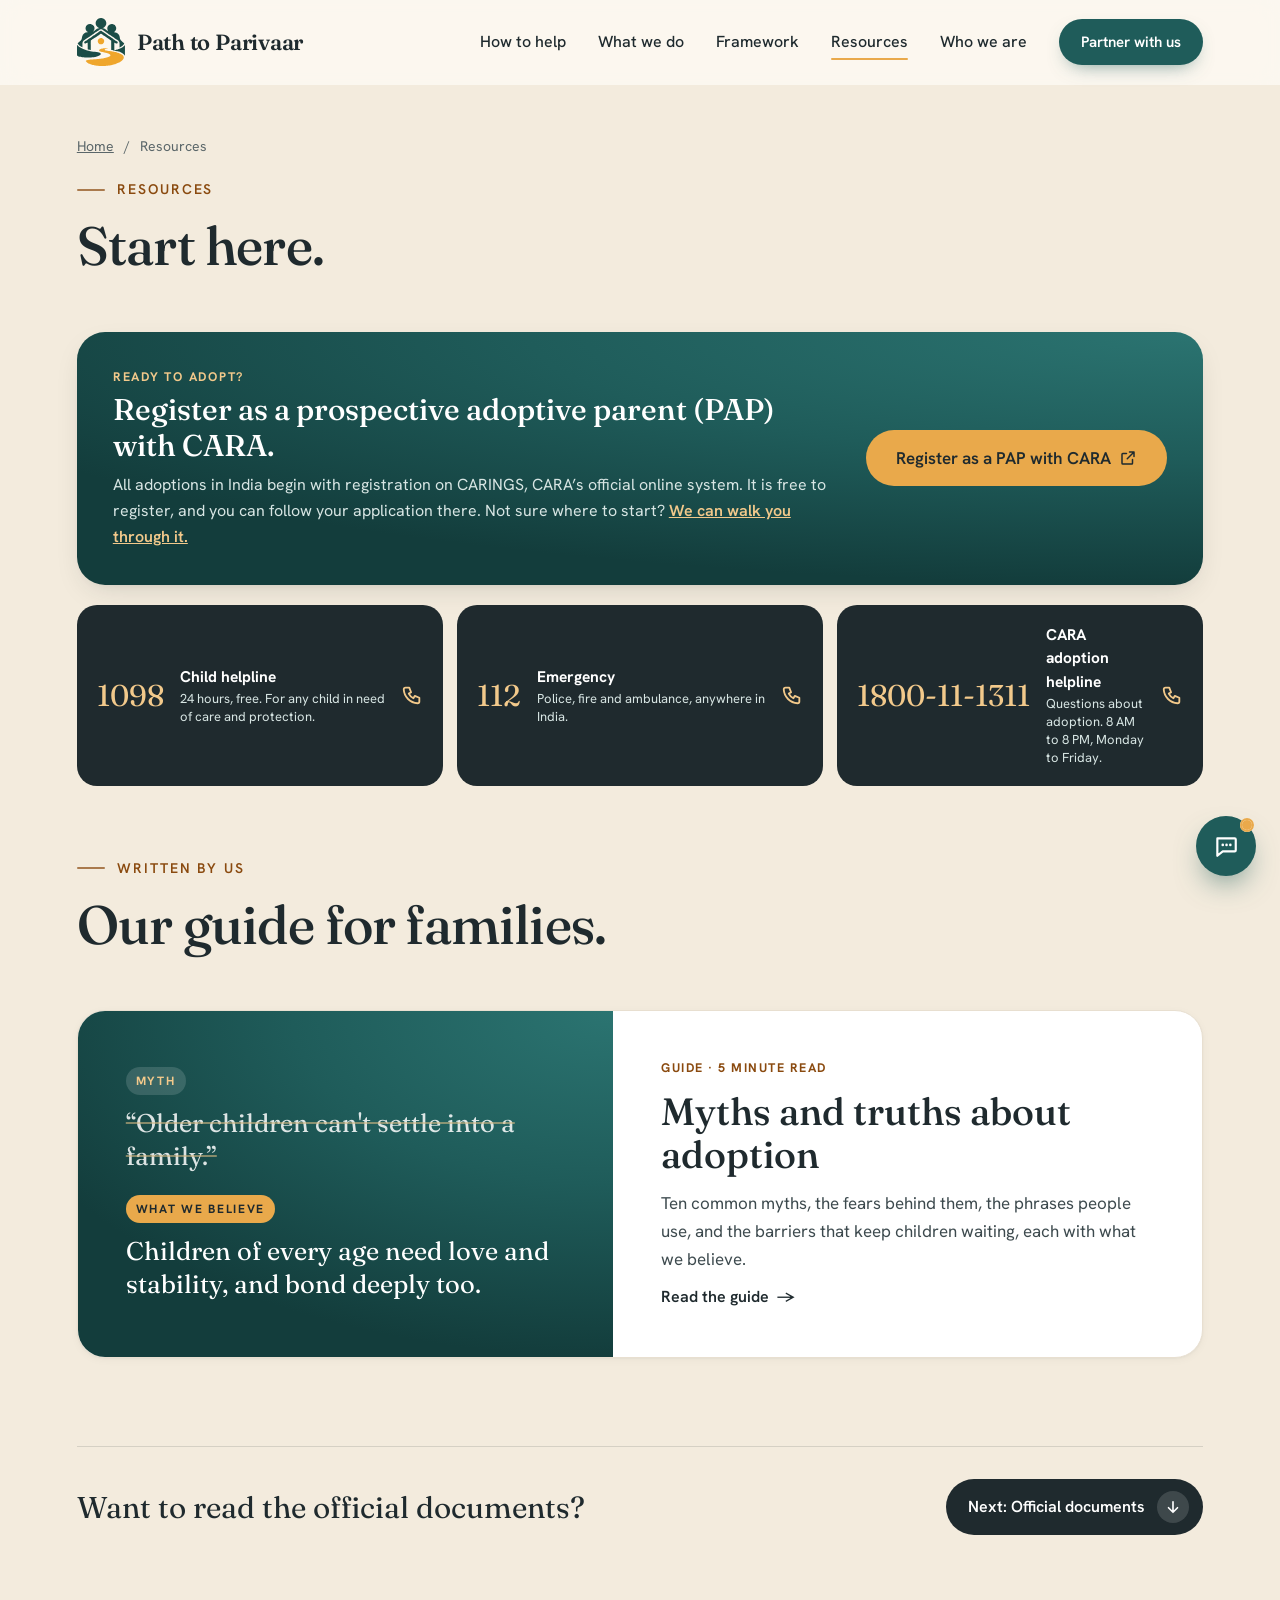
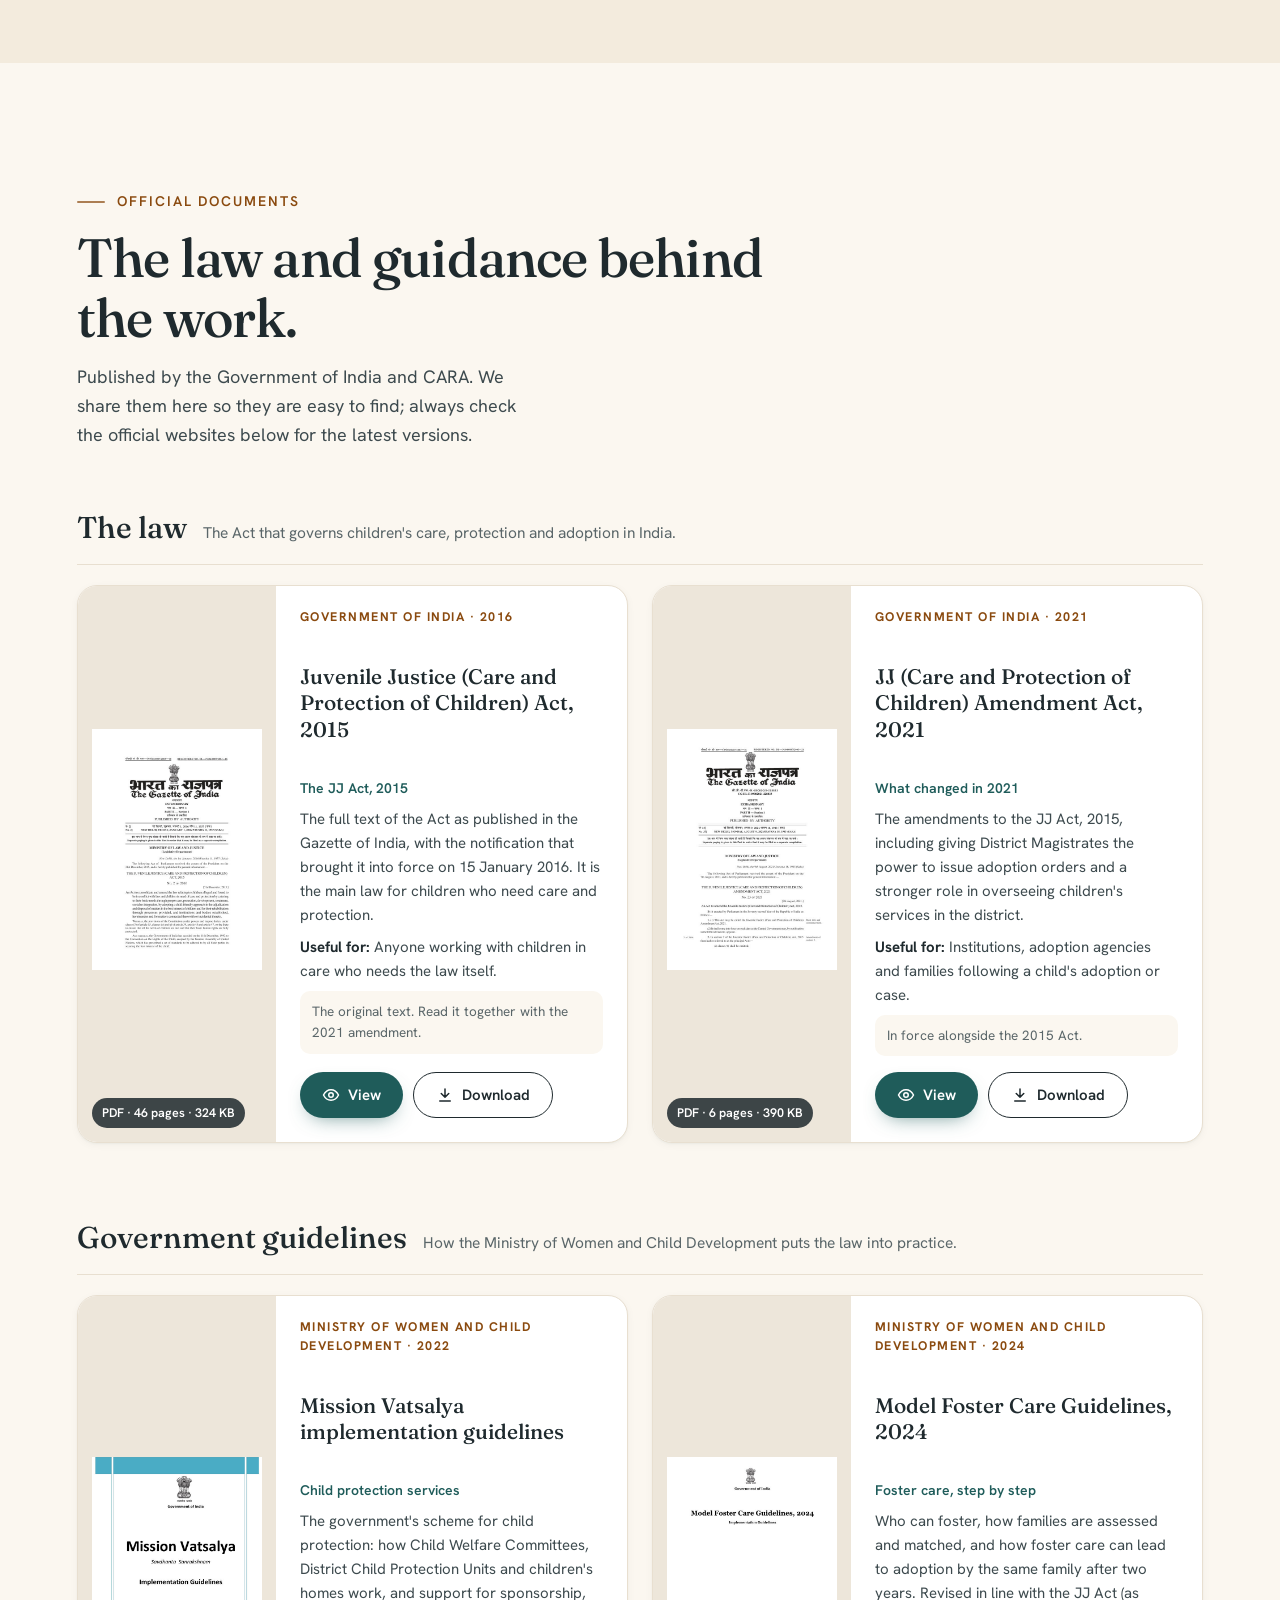
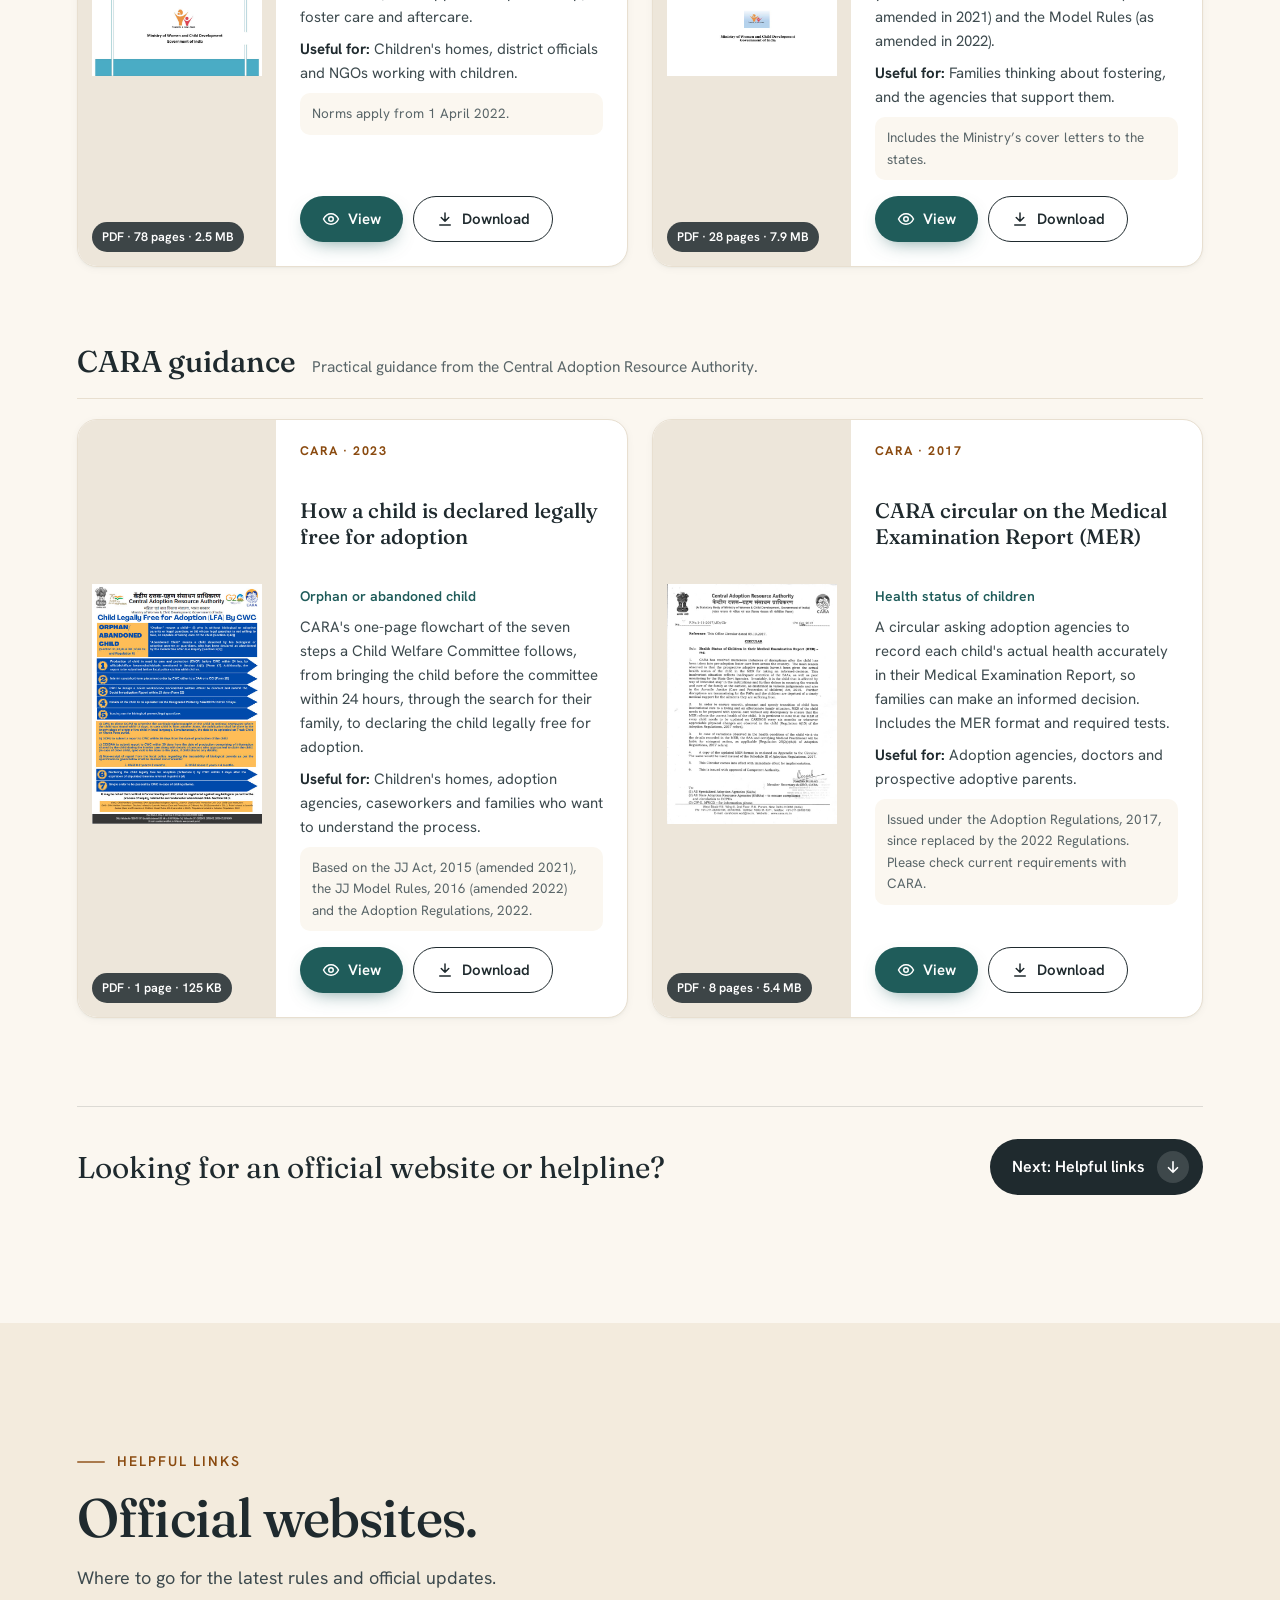
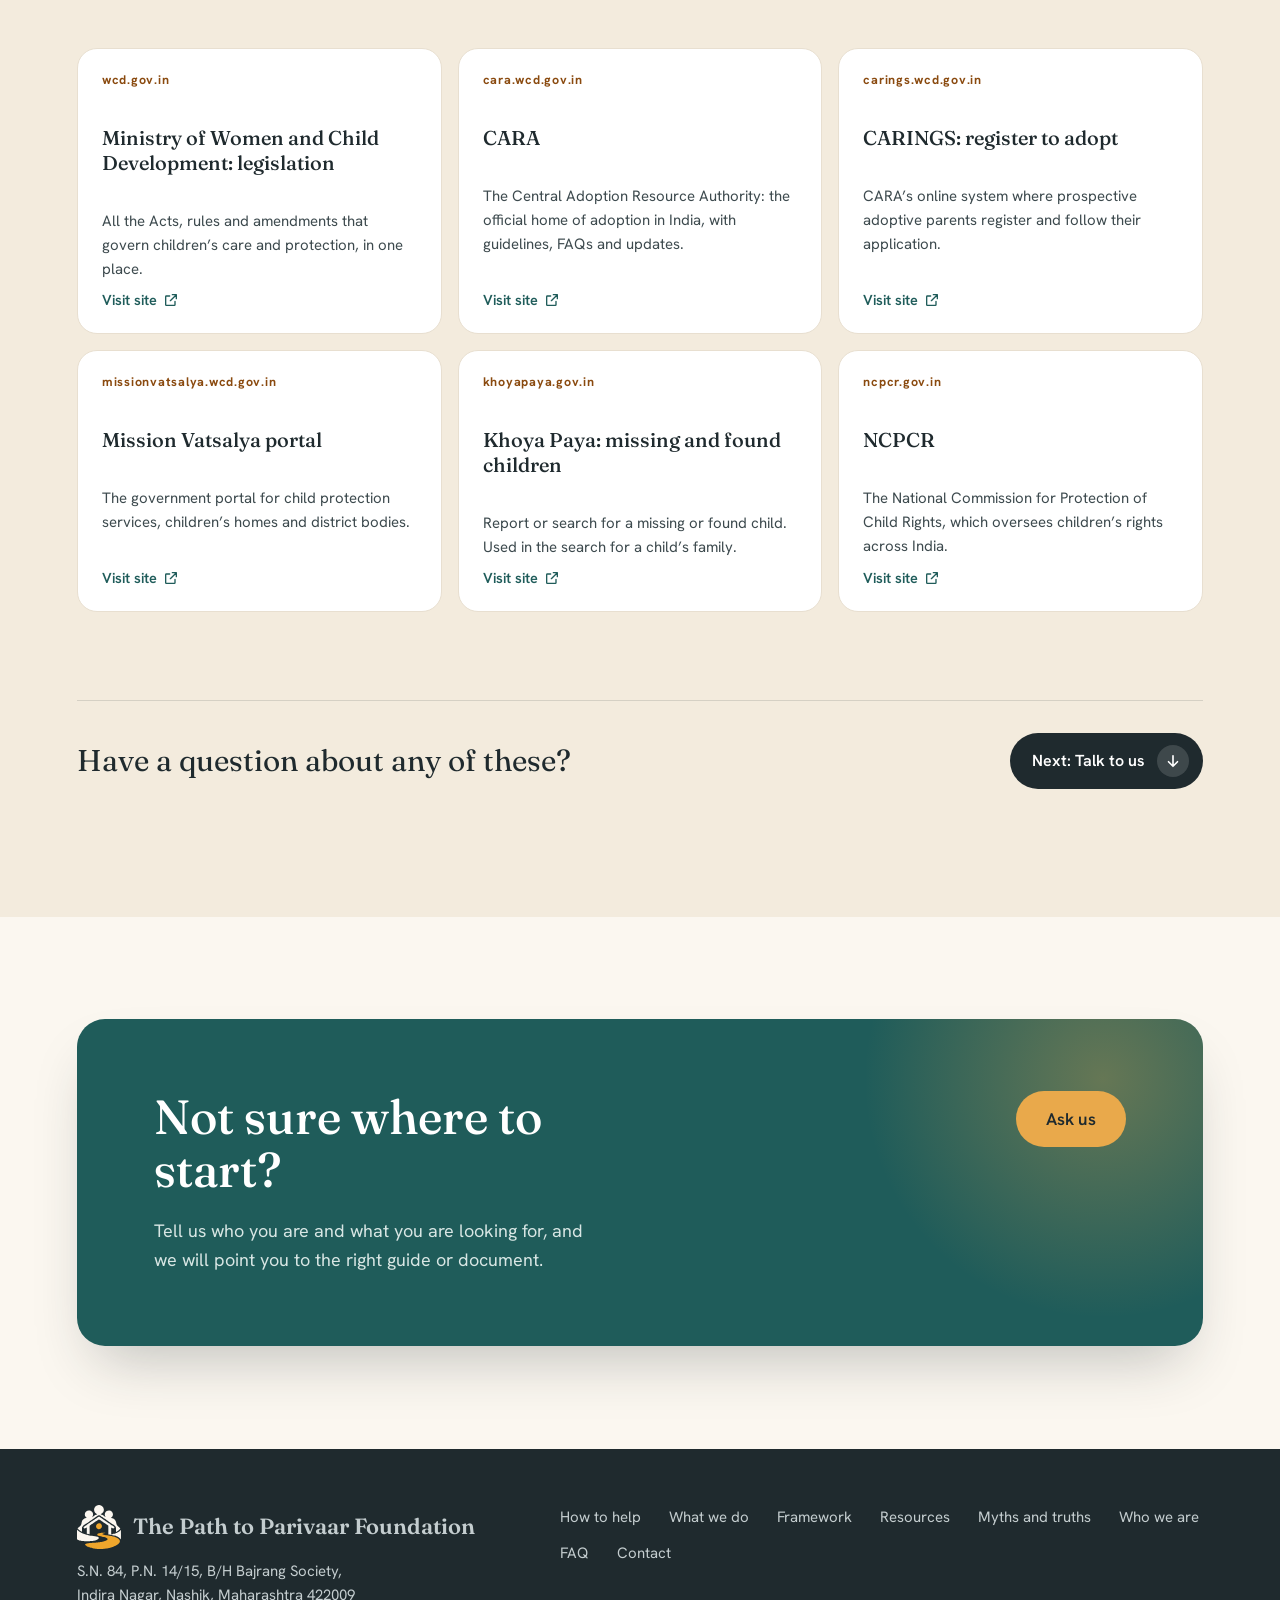
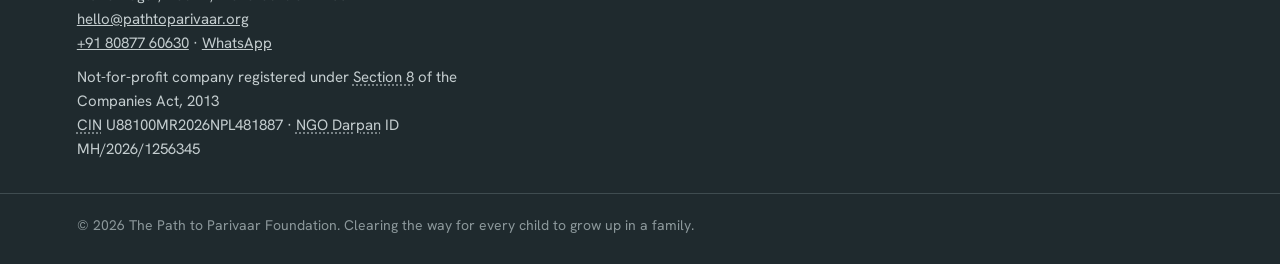
<file: resources.html>
<!doctype html>
<html lang="en-IN">
<head>
<meta charset="utf-8">
<meta name="viewport" content="width=device-width, initial-scale=1, viewport-fit=cover">
<title>Resources | Path to Parivaar Foundation, Nashik</title>
<meta name="description" content="Guides and official documents on children’s care and adoption in India: myths and truths about adoption, CARA guidance and the Juvenile Justice (Care and Protection of Children) Act, 2015.">
<meta name="keywords" content="Path to Parivaar, Nashik NGO, child welfare Nashik, foster care Maharashtra, adoption Nashik, kinship care India, family-based care, child care institutions, CCI support, deinstitutionalisation India, permanency for children">
<meta name="author" content="The Path to Parivaar Foundation">
<meta name="robots" content="index, follow, max-image-preview:large">
<link rel="canonical" href="https://pathtoparivaar.org/resources.html">
<meta name="theme-color" content="#1F5C5A">

<!-- Local SEO -->
<meta name="geo.region" content="IN-MH">
<meta name="geo.placename" content="Nashik, Maharashtra">
<meta name="geo.position" content="19.9975;73.7898">
<meta name="ICBM" content="19.9975, 73.7898">

<!-- Open Graph / social -->
<meta property="og:type" content="website">
<meta property="og:site_name" content="The Path to Parivaar Foundation">
<meta property="og:locale" content="en_IN">
<meta property="og:url" content="https://pathtoparivaar.org/resources.html">
<meta property="og:title" content="Path to Parivaar Foundation | Every child deserves a family">
<meta property="og:description" content="Based in Nashik, we help government bodies and NGOs caring for children build documentation frameworks under the Juvenile Justice (Care and Protection of Children) Act, 2015 and CARA guidelines.">
<meta property="og:image" content="https://pathtoparivaar.org/assets/img/social-share.jpg">
<meta property="og:image:type" content="image/jpeg">
<meta property="og:image:width" content="1200">
<meta property="og:image:height" content="630">
<meta property="og:image:alt" content="The Path to Parivaar Foundation: Every child deserves a family. Nashik, Maharashtra.">
<meta name="twitter:card" content="summary_large_image">
<meta name="twitter:title" content="Path to Parivaar Foundation | Every child deserves a family">
<meta name="twitter:description" content="A Nashik based foundation helping government bodies and NGOs build documentation frameworks for children living in institutions, under the Juvenile Justice (Care and Protection of Children) Act, 2015 and CARA guidelines.">
<meta name="twitter:image" content="https://pathtoparivaar.org/assets/img/social-share.jpg">
<meta name="twitter:image:alt" content="The Path to Parivaar Foundation: Every child deserves a family. Nashik, Maharashtra.">

<link rel="icon" href="assets/img/favicon.ico?v=2" sizes="48x48">
<link rel="icon" href="assets/img/favicon.svg?v=2" type="image/svg+xml">
<link rel="apple-touch-icon" href="assets/img/apple-touch-icon.png">
<link rel="manifest" href="site.webmanifest">

<link rel="preconnect" href="https://fonts.googleapis.com">
<link rel="preconnect" href="https://fonts.gstatic.com" crossorigin>
<link href="https://fonts.googleapis.com/css2?family=Fraunces:opsz,wght@9..144,400;9..144,500;9..144,600&amp;family=Hanken+Grotesk:wght@400;500;600;700&amp;family=Eczar:wght@600;700&amp;display=swap" rel="stylesheet">
<link rel="stylesheet" href="assets/css/styles.css">

</head>
<body data-formspree="myeeanyq">
<a class="skip-link" href="#main">Skip to content</a>

<!-- NAV -->
<header class="site-header" id="site-header">
  <div class="header-inner">
    <a href="index.html" class="brand" id="brand" aria-label="Path to Parivaar, home">
      <img class="brand-mark" src="assets/brand/logo.svg" width="48" height="48" alt="" aria-hidden="true">
      <span class="brand-name">Path to Parivaar</span>
    </a>
    <nav aria-label="Main" class="main-nav" id="main-nav">
      <a href="index.html#involved" class="nav-link">How to help</a>
      <a href="index.html#work" class="nav-link">What we do</a>
      <a href="framework.html" class="nav-link">Framework</a>
      <a href="resources.html" class="nav-link is-active" aria-current="page">Resources</a>
      <a href="index.html#team" class="nav-link">Who we are</a>
      <a href="index.html#contact" class="btn btn-primary btn-sm">Partner with us</a>
    </nav>
    <button class="menu-toggle" id="menu-toggle" aria-label="Open menu" aria-expanded="false" aria-controls="main-nav">
      <span></span><span></span><span></span>
    </button>
  </div>
  <div class="scroll-progress" aria-hidden="true"><span id="scroll-progress-bar"></span></div>
</header>

<main id="main" class="page-inner">

<!-- FEATURED -->
<section id="written-by-us" class="section section-sand" data-chapter="Our guides">
  <div class="container">
    <nav class="crumbs reveal" aria-label="Breadcrumb"><a href="index.html">Home</a><span aria-hidden="true">/</span><span>Resources</span></nav>
    <div class="section-head reveal">
      <p class="eyebrow">Resources</p>
      <h1 class="section-title">Start here.</h1>
    </div>
    <div class="pap-banner reveal">
      <div>
        <p class="pap-tag">Ready to adopt?</p>
        <h3>Register as a prospective adoptive parent (PAP) with CARA.</h3>
        <p>All adoptions in India begin with registration on CARINGS, CARA’s official online system. It is free to register, and you can follow your application there. Not sure where to start? <a href="index.html#contact" data-topic="We would like help registering as prospective adoptive parents with CARA.">We can walk you through it.</a></p>
      </div>
      <a class="btn btn-amber" href="https://carings.wcd.gov.in" target="_blank" rel="noopener">Register as a PAP with CARA <svg class="btn-ic" viewBox="0 0 24 24" aria-hidden="true"><path d="M14 4h6v6M20 4l-9 9"/><path d="M18 14v5a1 1 0 01-1 1H5a1 1 0 01-1-1V7a1 1 0 011-1h5"/></svg></a>
    </div>
    <div class="helplines">
        <a class="help-line reveal" style="--d:0" href="tel:1098"><span class="hl-num">1098</span><span class="hl-text"><b>Child helpline</b><small>24 hours, free. For any child in need of care and protection.</small></span><svg class="hl-ic" viewBox="0 0 24 24" aria-hidden="true"><path d="M5 4h4l2 5-2.5 1.5a11 11 0 005 5L15 13l5 2v4a2 2 0 01-2 2A16 16 0 013 6a2 2 0 012-2"/></svg></a>
        <a class="help-line reveal" style="--d:1" href="tel:112"><span class="hl-num">112</span><span class="hl-text"><b>Emergency</b><small>Police, fire and ambulance, anywhere in India.</small></span><svg class="hl-ic" viewBox="0 0 24 24" aria-hidden="true"><path d="M5 4h4l2 5-2.5 1.5a11 11 0 005 5L15 13l5 2v4a2 2 0 01-2 2A16 16 0 013 6a2 2 0 012-2"/></svg></a>
        <a class="help-line reveal" style="--d:2" href="tel:18001111311"><span class="hl-num">1800-11-1311</span><span class="hl-text"><b>CARA adoption helpline</b><small>Questions about adoption. 8 AM to 8 PM, Monday to Friday.</small></span><svg class="hl-ic" viewBox="0 0 24 24" aria-hidden="true"><path d="M5 4h4l2 5-2.5 1.5a11 11 0 005 5L15 13l5 2v4a2 2 0 01-2 2A16 16 0 013 6a2 2 0 012-2"/></svg></a>
    </div>
    <div class="section-head reveal res-sub">
      <p class="eyebrow">Written by us</p>
      <h2 class="section-title">Our guide for families.</h2>
    </div>
    <a class="feature-guide reveal" href="myths.html">
      <div class="fg-art" aria-hidden="true">
        <span class="fg-chip fg-myth">Myth</span>
        <span class="fg-line">“Older children can't settle into a family.”</span>
        <span class="fg-chip fg-truth">What we believe</span>
        <span class="fg-line fg-line-t">Children of every age need love and stability, and bond deeply too.</span>
      </div>
      <div class="fg-body">
        <p class="doc-src">Guide · 5 minute read</p>
        <h3>Myths and truths about adoption</h3>
        <p>Ten common myths, the fears behind them, the phrases people use, and the barriers that keep children waiting, each with what we believe.</p>
        <span class="link-arrow">Read the guide <span aria-hidden="true">→</span></span>
      </div>
    </a>
  </div>
  <div class="next-up reveal">
    <p class="next-q">Want to read the official documents?</p>
    <a class="next-link" href="#documents"><span>Next: Official documents</span><svg viewBox="0 0 24 24" aria-hidden="true"><path d="M12 5v14M6 13l6 6 6-6"/></svg></a>
  </div>
</section>

<!-- DOCUMENTS -->
<section id="documents" class="section" data-chapter="Official documents">
  <div class="container">
    <div class="section-head reveal">
      <p class="eyebrow">Official documents</p>
      <h2 class="section-title">The law and guidance behind the work.</h2>
      <p class="section-lead">Published by the Government of India and CARA. We share them here so they are easy to find; always check the official websites below for the latest versions.</p>
    </div>
    <div class="doc-group">
      <div class="doc-group-head reveal"><h3>The law</h3><p>The Act that governs children&#x27;s care, protection and adoption in India.</p></div>
      <div class="doc-grid doc-grid-2">
      <article class="doc-card reveal" style="--d:0">
        <a class="doc-cover" href="assets/docs/jj-act-2015-gazette.pdf" target="_blank" rel="noopener" aria-label="View Juvenile Justice (Care and Protection of Children) Act, 2015 (PDF)">
          <img src="assets/docs/covers/jj.jpg" alt="" width="600" height="849" loading="lazy">
          <span class="doc-type">PDF · 46 pages · 324 KB</span>
        </a>
        <div class="doc-body">
          <p class="doc-src">Government of India · 2016</p>
          <h4>Juvenile Justice (Care and Protection of Children) Act, 2015</h4>
          <p class="doc-sub">The JJ Act, 2015</p>
          <p>The full text of the Act as published in the Gazette of India, with the notification that brought it into force on 15 January 2016. It is the main law for children who need care and protection.</p>
          <p class="doc-who"><b>Useful for:</b> Anyone working with children in care who needs the law itself.</p>
          <p class="doc-note">The original text. Read it together with the 2021 amendment.</p>
          <div class="doc-actions">
            <a class="btn btn-primary btn-sm" href="assets/docs/jj-act-2015-gazette.pdf" target="_blank" rel="noopener"><svg class="btn-ic" viewBox="0 0 24 24" aria-hidden="true"><path d="M2 12s3.5-7 10-7 10 7 10 7-3.5 7-10 7S2 12 2 12z"/><circle cx="12" cy="12" r="3"/></svg>View</a>
            <a class="btn btn-ghost btn-sm" href="assets/docs/jj-act-2015-gazette.pdf" download><svg class="btn-ic" viewBox="0 0 24 24" aria-hidden="true"><path d="M12 4v11M7 10l5 5 5-5M5 20h14"/></svg>Download</a>
          </div>
        </div>
      </article>
      <article class="doc-card reveal" style="--d:1">
        <a class="doc-cover" href="assets/docs/jj-amendment-act-2021.pdf" target="_blank" rel="noopener" aria-label="View JJ (Care and Protection of Children) Amendment Act, 2021 (PDF)">
          <img src="assets/docs/covers/jj2021.jpg" alt="" width="600" height="849" loading="lazy">
          <span class="doc-type">PDF · 6 pages · 390 KB</span>
        </a>
        <div class="doc-body">
          <p class="doc-src">Government of India · 2021</p>
          <h4>JJ (Care and Protection of Children) Amendment Act, 2021</h4>
          <p class="doc-sub">What changed in 2021</p>
          <p>The amendments to the JJ Act, 2015, including giving District Magistrates the power to issue adoption orders and a stronger role in overseeing children&#x27;s services in the district.</p>
          <p class="doc-who"><b>Useful for:</b> Institutions, adoption agencies and families following a child&#x27;s adoption or case.</p>
          <p class="doc-note">In force alongside the 2015 Act.</p>
          <div class="doc-actions">
            <a class="btn btn-primary btn-sm" href="assets/docs/jj-amendment-act-2021.pdf" target="_blank" rel="noopener"><svg class="btn-ic" viewBox="0 0 24 24" aria-hidden="true"><path d="M2 12s3.5-7 10-7 10 7 10 7-3.5 7-10 7S2 12 2 12z"/><circle cx="12" cy="12" r="3"/></svg>View</a>
            <a class="btn btn-ghost btn-sm" href="assets/docs/jj-amendment-act-2021.pdf" download><svg class="btn-ic" viewBox="0 0 24 24" aria-hidden="true"><path d="M12 4v11M7 10l5 5 5-5M5 20h14"/></svg>Download</a>
          </div>
        </div>
      </article>
      </div>
    </div>
    <div class="doc-group">
      <div class="doc-group-head reveal"><h3>Government guidelines</h3><p>How the Ministry of Women and Child Development puts the law into practice.</p></div>
      <div class="doc-grid doc-grid-2">
      <article class="doc-card reveal" style="--d:0">
        <a class="doc-cover" href="assets/docs/mission-vatsalya-guidelines.pdf" target="_blank" rel="noopener" aria-label="View Mission Vatsalya implementation guidelines (PDF)">
          <img src="assets/docs/covers/vatsalya.jpg" alt="" width="600" height="849" loading="lazy">
          <span class="doc-type">PDF · 78 pages · 2.5 MB</span>
        </a>
        <div class="doc-body">
          <p class="doc-src">Ministry of Women and Child Development · 2022</p>
          <h4>Mission Vatsalya implementation guidelines</h4>
          <p class="doc-sub">Child protection services</p>
          <p>The government&#x27;s scheme for child protection: how Child Welfare Committees, District Child Protection Units and children&#x27;s homes work, and support for sponsorship, foster care and aftercare.</p>
          <p class="doc-who"><b>Useful for:</b> Children&#x27;s homes, district officials and NGOs working with children.</p>
          <p class="doc-note">Norms apply from 1 April 2022.</p>
          <div class="doc-actions">
            <a class="btn btn-primary btn-sm" href="assets/docs/mission-vatsalya-guidelines.pdf" target="_blank" rel="noopener"><svg class="btn-ic" viewBox="0 0 24 24" aria-hidden="true"><path d="M2 12s3.5-7 10-7 10 7 10 7-3.5 7-10 7S2 12 2 12z"/><circle cx="12" cy="12" r="3"/></svg>View</a>
            <a class="btn btn-ghost btn-sm" href="assets/docs/mission-vatsalya-guidelines.pdf" download><svg class="btn-ic" viewBox="0 0 24 24" aria-hidden="true"><path d="M12 4v11M7 10l5 5 5-5M5 20h14"/></svg>Download</a>
          </div>
        </div>
      </article>
      <article class="doc-card reveal" style="--d:1">
        <a class="doc-cover" href="assets/docs/model-foster-care-guidelines-2024.pdf" target="_blank" rel="noopener" aria-label="View Model Foster Care Guidelines, 2024 (PDF)">
          <img src="assets/docs/covers/foster.jpg" alt="" width="600" height="849" loading="lazy">
          <span class="doc-type">PDF · 28 pages · 7.9 MB</span>
        </a>
        <div class="doc-body">
          <p class="doc-src">Ministry of Women and Child Development · 2024</p>
          <h4>Model Foster Care Guidelines, 2024</h4>
          <p class="doc-sub">Foster care, step by step</p>
          <p>Who can foster, how families are assessed and matched, and how foster care can lead to adoption by the same family after two years. Revised in line with the JJ Act (as amended in 2021) and the Model Rules (as amended in 2022).</p>
          <p class="doc-who"><b>Useful for:</b> Families thinking about fostering, and the agencies that support them.</p>
          <p class="doc-note">Includes the Ministry’s cover letters to the states.</p>
          <div class="doc-actions">
            <a class="btn btn-primary btn-sm" href="assets/docs/model-foster-care-guidelines-2024.pdf" target="_blank" rel="noopener"><svg class="btn-ic" viewBox="0 0 24 24" aria-hidden="true"><path d="M2 12s3.5-7 10-7 10 7 10 7-3.5 7-10 7S2 12 2 12z"/><circle cx="12" cy="12" r="3"/></svg>View</a>
            <a class="btn btn-ghost btn-sm" href="assets/docs/model-foster-care-guidelines-2024.pdf" download><svg class="btn-ic" viewBox="0 0 24 24" aria-hidden="true"><path d="M12 4v11M7 10l5 5 5-5M5 20h14"/></svg>Download</a>
          </div>
        </div>
      </article>
      </div>
    </div>
    <div class="doc-group">
      <div class="doc-group-head reveal"><h3>CARA guidance</h3><p>Practical guidance from the Central Adoption Resource Authority.</p></div>
      <div class="doc-grid doc-grid-2">
      <article class="doc-card reveal" style="--d:0">
        <a class="doc-cover" href="assets/docs/cara-lfa-orphan-abandoned-child.pdf" target="_blank" rel="noopener" aria-label="View How a child is declared legally free for adoption (PDF)">
          <img src="assets/docs/covers/lfa.jpg" alt="" width="600" height="849" loading="lazy">
          <span class="doc-type">PDF · 1 page · 125 KB</span>
        </a>
        <div class="doc-body">
          <p class="doc-src">CARA · 2023</p>
          <h4>How a child is declared legally free for adoption</h4>
          <p class="doc-sub">Orphan or abandoned child</p>
          <p>CARA&#x27;s one-page flowchart of the seven steps a Child Welfare Committee follows, from bringing the child before the committee within 24 hours, through the search for their family, to declaring the child legally free for adoption.</p>
          <p class="doc-who"><b>Useful for:</b> Children&#x27;s homes, adoption agencies, caseworkers and families who want to understand the process.</p>
          <p class="doc-note">Based on the JJ Act, 2015 (amended 2021), the JJ Model Rules, 2016 (amended 2022) and the Adoption Regulations, 2022.</p>
          <div class="doc-actions">
            <a class="btn btn-primary btn-sm" href="assets/docs/cara-lfa-orphan-abandoned-child.pdf" target="_blank" rel="noopener"><svg class="btn-ic" viewBox="0 0 24 24" aria-hidden="true"><path d="M2 12s3.5-7 10-7 10 7 10 7-3.5 7-10 7S2 12 2 12z"/><circle cx="12" cy="12" r="3"/></svg>View</a>
            <a class="btn btn-ghost btn-sm" href="assets/docs/cara-lfa-orphan-abandoned-child.pdf" download><svg class="btn-ic" viewBox="0 0 24 24" aria-hidden="true"><path d="M12 4v11M7 10l5 5 5-5M5 20h14"/></svg>Download</a>
          </div>
        </div>
      </article>
      <article class="doc-card reveal" style="--d:1">
        <a class="doc-cover" href="assets/docs/cara-mer-circular-2017.pdf" target="_blank" rel="noopener" aria-label="View CARA circular on the Medical Examination Report (MER) (PDF)">
          <img src="assets/docs/covers/mer.jpg" alt="" width="600" height="849" loading="lazy">
          <span class="doc-type">PDF · 8 pages · 5.4 MB</span>
        </a>
        <div class="doc-body">
          <p class="doc-src">CARA · 2017</p>
          <h4>CARA circular on the Medical Examination Report (MER)</h4>
          <p class="doc-sub">Health status of children</p>
          <p>A circular asking adoption agencies to record each child&#x27;s actual health accurately in their Medical Examination Report, so families can make an informed decision. Includes the MER format and required tests.</p>
          <p class="doc-who"><b>Useful for:</b> Adoption agencies, doctors and prospective adoptive parents.</p>
          <p class="doc-note">Issued under the Adoption Regulations, 2017, since replaced by the 2022 Regulations. Please check current requirements with CARA.</p>
          <div class="doc-actions">
            <a class="btn btn-primary btn-sm" href="assets/docs/cara-mer-circular-2017.pdf" target="_blank" rel="noopener"><svg class="btn-ic" viewBox="0 0 24 24" aria-hidden="true"><path d="M2 12s3.5-7 10-7 10 7 10 7-3.5 7-10 7S2 12 2 12z"/><circle cx="12" cy="12" r="3"/></svg>View</a>
            <a class="btn btn-ghost btn-sm" href="assets/docs/cara-mer-circular-2017.pdf" download><svg class="btn-ic" viewBox="0 0 24 24" aria-hidden="true"><path d="M12 4v11M7 10l5 5 5-5M5 20h14"/></svg>Download</a>
          </div>
        </div>
      </article>
      </div>
    </div>
  </div>
  <div class="next-up reveal">
    <p class="next-q">Looking for an official website or helpline?</p>
    <a class="next-link" href="#links"><span>Next: Helpful links</span><svg viewBox="0 0 24 24" aria-hidden="true"><path d="M12 5v14M6 13l6 6 6-6"/></svg></a>
  </div>
</section>

<!-- HELPFUL LINKS -->
<section id="links" class="section section-sand" data-chapter="Helpful links">
  <div class="container">
    <div class="section-head reveal">
      <p class="eyebrow">Helpful links</p>
      <h2 class="section-title">Official websites.</h2>
      <p class="section-lead">Where to go for the latest rules and official updates.</p>
    </div>
    <div class="link-grid">
        <a class="link-card reveal" style="--d:0" href="https://wcd.gov.in/documents/legislations" target="_blank" rel="noopener">
          <span class="link-host">wcd.gov.in</span>
          <h4>Ministry of Women and Child Development: legislation</h4>
          <p>All the Acts, rules and amendments that govern children’s care and protection, in one place.</p>
          <span class="link-go">Visit site <svg class="link-ic" viewBox="0 0 24 24" aria-hidden="true"><path d="M14 4h6v6M20 4l-9 9"/><path d="M18 14v5a1 1 0 01-1 1H5a1 1 0 01-1-1V7a1 1 0 011-1h5"/></svg></span>
        </a>
        <a class="link-card reveal" style="--d:1" href="https://cara.wcd.gov.in" target="_blank" rel="noopener">
          <span class="link-host">cara.wcd.gov.in</span>
          <h4>CARA</h4>
          <p>The Central Adoption Resource Authority: the official home of adoption in India, with guidelines, FAQs and updates.</p>
          <span class="link-go">Visit site <svg class="link-ic" viewBox="0 0 24 24" aria-hidden="true"><path d="M14 4h6v6M20 4l-9 9"/><path d="M18 14v5a1 1 0 01-1 1H5a1 1 0 01-1-1V7a1 1 0 011-1h5"/></svg></span>
        </a>
        <a class="link-card reveal" style="--d:2" href="https://carings.wcd.gov.in" target="_blank" rel="noopener">
          <span class="link-host">carings.wcd.gov.in</span>
          <h4>CARINGS: register to adopt</h4>
          <p>CARA’s online system where prospective adoptive parents register and follow their application.</p>
          <span class="link-go">Visit site <svg class="link-ic" viewBox="0 0 24 24" aria-hidden="true"><path d="M14 4h6v6M20 4l-9 9"/><path d="M18 14v5a1 1 0 01-1 1H5a1 1 0 01-1-1V7a1 1 0 011-1h5"/></svg></span>
        </a>
        <a class="link-card reveal" style="--d:0" href="https://missionvatsalya.wcd.gov.in" target="_blank" rel="noopener">
          <span class="link-host">missionvatsalya.wcd.gov.in</span>
          <h4>Mission Vatsalya portal</h4>
          <p>The government portal for child protection services, children’s homes and district bodies.</p>
          <span class="link-go">Visit site <svg class="link-ic" viewBox="0 0 24 24" aria-hidden="true"><path d="M14 4h6v6M20 4l-9 9"/><path d="M18 14v5a1 1 0 01-1 1H5a1 1 0 01-1-1V7a1 1 0 011-1h5"/></svg></span>
        </a>
        <a class="link-card reveal" style="--d:1" href="https://khoyapaya.gov.in" target="_blank" rel="noopener">
          <span class="link-host">khoyapaya.gov.in</span>
          <h4>Khoya Paya: missing and found children</h4>
          <p>Report or search for a missing or found child. Used in the search for a child’s family.</p>
          <span class="link-go">Visit site <svg class="link-ic" viewBox="0 0 24 24" aria-hidden="true"><path d="M14 4h6v6M20 4l-9 9"/><path d="M18 14v5a1 1 0 01-1 1H5a1 1 0 01-1-1V7a1 1 0 011-1h5"/></svg></span>
        </a>
        <a class="link-card reveal" style="--d:2" href="https://ncpcr.gov.in" target="_blank" rel="noopener">
          <span class="link-host">ncpcr.gov.in</span>
          <h4>NCPCR</h4>
          <p>The National Commission for Protection of Child Rights, which oversees children’s rights across India.</p>
          <span class="link-go">Visit site <svg class="link-ic" viewBox="0 0 24 24" aria-hidden="true"><path d="M14 4h6v6M20 4l-9 9"/><path d="M18 14v5a1 1 0 01-1 1H5a1 1 0 01-1-1V7a1 1 0 011-1h5"/></svg></span>
        </a>
    </div>
  </div>
  <div class="next-up reveal">
    <p class="next-q">Have a question about any of these?</p>
    <a class="next-link" href="#next-step"><span>Next: Talk to us</span><svg viewBox="0 0 24 24" aria-hidden="true"><path d="M12 5v14M6 13l6 6 6-6"/></svg></a>
  </div>
</section>

<!-- CTA -->
<section id="next-step" class="contact cta-band reveal" data-chapter="Next step">
  <div class="contact-glow" aria-hidden="true"></div>
  <div class="contact-copy">
    <h2 class="contact-title">Not sure where to start?</h2>
    <p>Tell us who you are and what you are looking for, and we will point you to the right guide or document.</p>
  </div>
  <div class="cta-actions">
    <a href="index.html#contact" class="btn btn-amber" data-topic="I have a question about one of your resources.">Ask us</a>
  </div>
</section>

</main>

<!-- FOOTER -->
<footer class="site-footer">
  <div class="footer-inner">
    <div class="footer-brand">
      <a href="index.html" class="brand brand-footer" aria-label="Path to Parivaar, home">
        <img class="brand-mark" src="assets/brand/logo-light.svg" width="44" height="44" alt="" aria-hidden="true">
        <span>The Path to Parivaar Foundation</span>
      </a>
      <address>S.N. 84, P.N. 14/15, B/H Bajrang Society,<br>Indira Nagar, Nashik, Maharashtra 422009<br><a href="mailto:hello@pathtoparivaar.org">hello@pathtoparivaar.org</a><br><a href="tel:+918087760630">+91 80877 60630</a> · <a href="https://wa.me/918087760630" target="_blank" rel="noopener">WhatsApp</a></address>
      <div class="footer-note">Not-for-profit company registered under <abbr class="term" tabindex="0" data-tip="A not-for-profit company registered under Section 8 of the Companies Act, 2013. Its income can only be used for its charitable aims.">Section 8</abbr> of the Companies Act, 2013<br><abbr class="term" tabindex="0" data-tip="Corporate Identity Number: The unique number the Registrar of Companies gives every registered company in India.">CIN</abbr> U88100MR2026NPL481887 · <abbr class="term" tabindex="0" data-tip="NITI Aayog&#x27;s online register of NGOs. NITI Aayog (National Institution for Transforming India) is the Government of India&#x27;s policy think tank.">NGO Darpan</abbr> ID MH/2026/1256345</div>
    </div>
    <nav aria-label="Footer" class="footer-nav">
      <a href="index.html#involved">How to help</a>
      <a href="index.html#work">What we do</a>
      <a href="framework.html">Framework</a>
      <a href="resources.html">Resources</a>
      <a href="myths.html">Myths and truths</a>
      <a href="index.html#team">Who we are</a>
      <a href="index.html#faq">FAQ</a>
      <a href="index.html#contact">Contact</a>
    </nav>
  </div>
  <div class="footer-base">© <span id="year">2026</span> The Path to Parivaar Foundation. Clearing the way for every child to grow up in a family.</div>
</footer>

<!-- BACK TO TOP -->
<button class="to-top" id="to-top" aria-label="Back to top">
  <svg class="to-top-ring" viewBox="0 0 48 48" aria-hidden="true"><circle cx="24" cy="24" r="22" /><circle class="ring-fill" id="ring-fill" cx="24" cy="24" r="22"/></svg>
  <svg class="to-top-arrow" viewBox="0 0 24 24" width="20" height="20" aria-hidden="true"><path d="M12 19V5M5 12l7-7 7 7" fill="none" stroke="currentColor" stroke-width="2.2" stroke-linecap="round" stroke-linejoin="round"/></svg>
</button>

<!-- CHAT -->
<div class="chat" id="chat">
  <div class="chat-panel" id="chat-panel" role="dialog" aria-modal="false" aria-labelledby="chat-title" hidden>
    <div class="chat-head">
      <div class="chat-avatar" aria-hidden="true">
        <img src="assets/brand/logo-light.svg" width="30" height="30" alt="">
      </div>
      <div>
        <p class="chat-title" id="chat-title">Path to Parivaar</p>
        <p class="chat-sub">Nashik, Maharashtra · WhatsApp, call, or message</p>
      </div>
      <button class="chat-close" id="chat-close" aria-label="Close chat"><svg viewBox="0 0 24 24" width="18" height="18" aria-hidden="true"><path d="M6 6l12 12M18 6L6 18" stroke="currentColor" stroke-width="2" stroke-linecap="round"/></svg></button>
    </div>
    <div class="chat-body">
      <div class="bubble">Namaste! 👋 How can we help you today?</div>
      <div class="chat-quick">
        <a class="chat-quick-btn chat-quick-wa" id="chat-wa" href="https://wa.me/918087760630" target="_blank" rel="noopener"><svg viewBox="0 0 24 24" width="20" height="20" aria-hidden="true"><path fill="currentColor" d="M12 2a10 10 0 00-8.6 15.1L2 22l5-1.3A10 10 0 1012 2zm0 18.2c-1.5 0-3-.4-4.3-1.2l-.3-.2-3 .8.8-2.9-.2-.3A8.2 8.2 0 1112 20.2zm4.5-6.1c-.2-.1-1.5-.7-1.7-.8-.2-.1-.4-.1-.6.1l-.8 1c-.1.2-.3.2-.5.1a6.7 6.7 0 01-3.3-2.9c-.2-.4.2-.4.7-1.3.1-.2 0-.3 0-.4l-.8-1.8c-.2-.5-.4-.4-.6-.4h-.5a1 1 0 00-.7.3 3 3 0 00-.9 2.2c0 1.3.9 2.5 1 2.7.1.2 1.8 2.8 4.4 3.9 1.6.7 2.3.8 3.1.6.5-.1 1.5-.6 1.7-1.2.2-.6.2-1.1.2-1.2-.1-.1-.3-.2-.5-.3z"/></svg>WhatsApp</a>
        <a class="chat-quick-btn" href="tel:+918087760630"><svg viewBox="0 0 24 24" width="20" height="20" aria-hidden="true"><path d="M5 4h4l2 5-2.5 1.5a11 11 0 005 5L15 13l5 2v4a2 2 0 01-2 2A16 16 0 013 6a2 2 0 012-2" fill="none" stroke="currentColor" stroke-width="2" stroke-linejoin="round"/></svg>Call us</a>
      </div>
      <div class="bubble">Or tell us who you are and we will point you in the right direction:</div>
      <div class="chat-options">
        <button class="chat-option" data-topic="I represent an institution or agency and would like to start a partnership.">I represent an institution or agency</button>
        <button class="chat-option" data-topic="We are a family or caregiver looking for preparation and support.">We are a family or caregiver</button>
        <button class="chat-option" data-topic="I am a social worker, case manager, counsellor or volunteer and would like to work with Path to Parivaar.">I'm a professional or volunteer</button>
        <button class="chat-option" data-topic="">Something else</button>
      </div>
    </div>
    <form class="chat-compose" id="chat-compose">
      <label for="chat-input" class="sr-only">Your message</label>
      <input id="chat-input" type="text" placeholder="Type a message…" autocomplete="off">
      <button type="submit" aria-label="Send"><svg viewBox="0 0 24 24" width="18" height="18" aria-hidden="true"><path d="M4 12l16-8-6 16-2-7z" fill="currentColor"/></svg></button>
    </form>
    <a class="chat-mail" href="mailto:hello@pathtoparivaar.org">Or email hello@pathtoparivaar.org</a>
  </div>
  <button class="chat-fab" id="chat-fab" aria-label="Contact us" aria-expanded="false" aria-controls="chat-panel">
    <svg class="i-chat" viewBox="0 0 24 24" width="26" height="26" aria-hidden="true"><path d="M4 5h16a1 1 0 011 1v10a1 1 0 01-1 1H9l-5 4V6a1 1 0 011-1z" fill="none" stroke="currentColor" stroke-width="2" stroke-linejoin="round"/><circle cx="9" cy="11" r="1.2" fill="currentColor"/><circle cx="12.5" cy="11" r="1.2" fill="currentColor"/><circle cx="16" cy="11" r="1.2" fill="currentColor"/></svg>
    <svg class="i-close" viewBox="0 0 24 24" width="22" height="22" aria-hidden="true"><path d="M6 6l12 12M18 6L6 18" stroke="currentColor" stroke-width="2.2" stroke-linecap="round"/></svg>
    <span class="chat-ping" aria-hidden="true"></span>
  </button>
</div>

<script src="assets/js/main.js" defer></script>
</body>
</html>
</file>
<file: assets/css/styles.css>
/* ==========================================================
   The Path to Parivaar Foundation
   ========================================================== */

:root {
  --cream: #FBF7F0;
  --sand: #F3EBDD;
  --line: #E8DFD0;
  --ink: #1F2A2E;
  --ink-2: #3D4A4E;
  --ink-3: #5A6669;
  --ink-line: #3F4C50;
  --teal: #1F5C5A;
  --teal-2: #174746;
  --teal-soft: #D8E6E4;
  --amber: #E9A94B;
  --gold: #F2C98B;
  --rust: #8A4A0F;
  --rust-2: #5E3209;
  --white: #FFFFFF;

  --serif: 'Fraunces', Georgia, serif;
  --sans: 'Hanken Grotesk', system-ui, -apple-system, 'Segoe UI', sans-serif;
  --deva: 'Eczar', 'Tiro Devanagari Hindi', serif;

  --gutter: clamp(20px, 6vw, 120px);
  --maxw: 1320px;
  --radius-lg: 28px;
  --radius: 20px;
  --ease: cubic-bezier(.22, .61, .36, 1);
  --ease-out: cubic-bezier(.16, 1, .3, 1);
  --shadow-sm: 0 1px 2px rgba(31, 42, 46, .04), 0 2px 8px rgba(31, 42, 46, .04);
  --shadow-md: 0 10px 30px -10px rgba(31, 42, 46, .18), 0 4px 10px -6px rgba(31, 42, 46, .08);
  --shadow-lg: 0 30px 60px -20px rgba(31, 42, 46, .28);
  --header-h: 84px;
}

*, *::before, *::after { box-sizing: border-box; }

html {
  scroll-behavior: smooth;
  scroll-padding-top: calc(var(--header-h) + 8px);
  -webkit-text-size-adjust: 100%;
}

body {
  margin: 0;
  font-family: var(--sans);
  background: var(--cream);
  color: var(--ink);
  line-height: 1.5;
  -webkit-font-smoothing: antialiased;
  text-rendering: optimizeLegibility;
  overflow-x: hidden;
}

img { max-width: 100%; display: block; }
a { color: var(--rust); transition: color .2s var(--ease); }
a:hover { color: var(--rust-2); }
h1, h2, h3, p { margin: 0; }
::selection { background: var(--gold); color: var(--ink); }

:focus-visible {
  outline: 3px solid var(--amber);
  outline-offset: 3px;
  border-radius: 6px;
}

.sr-only {
  position: absolute; width: 1px; height: 1px; padding: 0; margin: -1px;
  overflow: hidden; clip: rect(0 0 0 0); white-space: nowrap; border: 0;
}

.skip-link {
  position: fixed; left: 16px; top: 16px; transform: translateY(-200%); z-index: 200;
  background: var(--ink); color: var(--white); padding: 12px 18px; border-radius: 10px;
  text-decoration: none; font-weight: 600; transition: transform .2s var(--ease);
}
.skip-link:focus { transform: none; color: var(--white); }

.container { width: 100%; max-width: var(--maxw); margin: 0 auto; }

/* ---------- Buttons ---------- */
.btn {
  position: relative;
  display: inline-flex; align-items: center; justify-content: center; gap: 8px;
  height: 56px; padding: 0 30px; border-radius: 999px;
  font: 600 17px/1 var(--sans); text-decoration: none; cursor: pointer; border: 0;
  overflow: hidden; isolation: isolate;
  transition: transform .3s var(--ease-out), box-shadow .3s var(--ease-out), background .3s var(--ease), color .3s var(--ease);
}
.btn::after {
  content: ""; position: absolute; inset: 0; z-index: -1;
  background: linear-gradient(120deg, transparent 20%, rgba(255,255,255,.28) 50%, transparent 80%);
  transform: translateX(-120%); transition: transform .7s var(--ease-out);
}
.btn:hover::after { transform: translateX(120%); }
.btn:hover { transform: translateY(-2px); }
.btn:active { transform: translateY(0) scale(.98); }
.btn-sm { height: 46px; padding: 0 22px; font-size: 15px; }
.btn-primary { background: var(--teal); color: var(--white); box-shadow: 0 8px 20px -10px rgba(31,92,90,.7); }
.btn-primary:hover { background: var(--teal-2); color: var(--white); box-shadow: 0 14px 28px -12px rgba(31,92,90,.8); }
.btn-ghost { border: 1.5px solid var(--ink); color: var(--ink); background: transparent; }
.btn-ghost:hover { background: var(--ink); color: var(--white); }
.btn-amber { background: var(--amber); color: var(--ink); }
.btn-amber:hover { background: var(--gold); color: var(--ink); box-shadow: 0 14px 28px -12px rgba(0,0,0,.45); }

/* ---------- Header ---------- */
.site-header {
  position: sticky; top: 0; z-index: 100;
  background: rgba(251, 247, 240, .72);
  -webkit-backdrop-filter: saturate(160%) blur(14px);
  backdrop-filter: saturate(160%) blur(14px);
  border-bottom: 1px solid transparent;
  transition: box-shadow .35s var(--ease), border-color .35s var(--ease), background .35s var(--ease);
}
.site-header.is-scrolled {
  background: rgba(251, 247, 240, .9);
  border-bottom-color: var(--line);
  box-shadow: 0 6px 24px -18px rgba(31, 42, 46, .35);
}
.header-inner {
  display: flex; align-items: center; justify-content: space-between; gap: 24px;
  max-width: calc(var(--maxw) + 2 * var(--gutter)); margin: 0 auto;
  padding: 18px var(--gutter);
  transition: padding .35s var(--ease);
}
.site-header.is-scrolled .header-inner { padding-top: 12px; padding-bottom: 12px; }

.brand {
  display: inline-flex; align-items: center; gap: 12px;
  text-decoration: none; color: var(--ink);
}
.brand:hover { color: var(--ink); }
.brand-name { font-family: var(--serif); font-size: 22px; font-weight: 600; letter-spacing: -0.01em; }
.brand-mark { display: block; width: 48px; height: 48px; transition: transform .5s var(--ease-out), width .35s var(--ease), height .35s var(--ease); }
.brand:hover .brand-mark { transform: translateY(-2px) rotate(-4deg) scale(1.04); }
.site-header.is-scrolled .brand-mark { width: 40px; height: 40px; }
.brand-footer .brand-mark { width: 44px; height: 44px; }

.main-nav { display: flex; align-items: center; gap: 32px; font-size: 16px; font-weight: 500; }
.nav-link { position: relative; color: var(--ink); text-decoration: none; padding: 6px 0; }
.nav-link::after {
  content: ""; position: absolute; left: 0; right: 0; bottom: 0; height: 2px; border-radius: 2px;
  background: var(--amber); transform: scaleX(0); transform-origin: right;
  transition: transform .35s var(--ease-out);
}
.nav-link:hover, .nav-link.is-active { color: var(--ink); }
.nav-link:hover::after, .nav-link.is-active::after { transform: scaleX(1); transform-origin: left; }

.menu-toggle {
  display: none; width: 46px; height: 46px; border-radius: 12px; border: 1px solid var(--line);
  background: var(--white); cursor: pointer; position: relative;
}
.menu-toggle span {
  position: absolute; left: 13px; right: 13px; height: 2px; border-radius: 2px; background: var(--ink);
  transition: transform .35s var(--ease-out), opacity .2s var(--ease);
}
.menu-toggle span:nth-child(1) { top: 16px; }
.menu-toggle span:nth-child(2) { top: 22px; }
.menu-toggle span:nth-child(3) { top: 28px; }
.menu-toggle[aria-expanded="true"] span:nth-child(1) { transform: translateY(6px) rotate(45deg); }
.menu-toggle[aria-expanded="true"] span:nth-child(2) { opacity: 0; }
.menu-toggle[aria-expanded="true"] span:nth-child(3) { transform: translateY(-6px) rotate(-45deg); }

.scroll-progress { position: absolute; left: 0; right: 0; bottom: -1px; height: 2px; pointer-events: none; }
.scroll-progress span {
  display: block; height: 100%; width: 100%;
  background: linear-gradient(90deg, var(--teal), var(--amber));
  transform-origin: left; transform: scaleX(0);
}

/* ---------- Hero ---------- */
.hero {
  --hero-a: #CFE3E0;
  --hero-b: #F5DDB5;
  position: relative;
  display: flex; flex-direction: column;
  padding: clamp(28px, 3.5vw, 48px) var(--gutter) 112px;
  overflow: hidden;
  isolation: isolate;
}
.hero[data-theme="ink"]   { --hero-a: #C9D4D6; --hero-b: #F3D39E; }
.hero[data-theme="sand"]  { --hero-a: #EAD8BD; --hero-b: #C9DFDB; }
.hero[data-theme="amber"] { --hero-a: #F6D59E; --hero-b: #D2E4E1; }

.hero-bg { position: absolute; inset: 0; z-index: -1; pointer-events: none; }
.blob {
  position: absolute; border-radius: 50%; filter: blur(80px); opacity: .6;
  transition: background 1.2s var(--ease);
}
.blob-a { width: 46vw; height: 46vw; left: -12vw; top: -14vw; background: var(--hero-a); animation: float-a 18s ease-in-out infinite; }
.blob-b { width: 40vw; height: 40vw; right: -10vw; bottom: -16vw; background: var(--hero-b); animation: float-b 22s ease-in-out infinite; }
@keyframes float-a { 0%,100% { transform: translate(0,0) scale(1); } 50% { transform: translate(6vw, 4vw) scale(1.08); } }
@keyframes float-b { 0%,100% { transform: translate(0,0) scale(1); } 50% { transform: translate(-5vw, -3vw) scale(1.1); } }

.hero-slides {
  display: grid; width: 100%; max-width: var(--maxw); margin: 0 auto;
}
.slide {
  grid-area: 1 / 1;
  display: grid; grid-template-columns: minmax(0, 1.05fr) minmax(0, 1fr);
  gap: clamp(32px, 6vw, 88px); align-items: stretch;
  visibility: hidden; pointer-events: none;
}
.slide.is-active, .slide.is-leaving { visibility: visible; }
.slide.is-active { pointer-events: auto; z-index: 2; }
.slide.is-leaving { z-index: 1; }

.slide-copy { display: flex; flex-direction: column; justify-content: center; gap: 28px; }
.eyebrow {
  font-size: 14px; font-weight: 600; letter-spacing: .14em; text-transform: uppercase; color: var(--rust);
  display: inline-flex; align-items: center; gap: 12px;
}
.eyebrow::before { content: ""; width: 28px; height: 2px; background: currentColor; border-radius: 2px; opacity: .7; }
.eyebrow-gold { color: var(--gold); }

.hero-title {
  font-family: var(--serif); font-weight: 500; letter-spacing: -.02em;
  font-size: clamp(42px, 6vw, 80px); line-height: 1.03;
}
.hero-title em {
  -webkit-box-decoration-break: clone; box-decoration-break: clone;
  font-style: italic; font-weight: 400; color: var(--teal);
  background: linear-gradient(transparent 70%, rgba(233,169,75,.35) 70%);
  background-size: 0% 100%; background-repeat: no-repeat;
  transition: background-size 1s var(--ease-out) .7s;
}
.slide.is-active .hero-title em { background-size: 100% 100%; }
.hero-lead { font-size: clamp(17px, 1.5vw, 21px); line-height: 1.6; color: var(--ink-2); max-width: 560px; }
.hero-ctas { display: flex; flex-wrap: wrap; gap: 14px; }

/* staggered text entrance */
.slide .anim {
  opacity: 0; transform: translateY(28px); filter: blur(6px);
  transition: opacity .7s var(--ease-out), transform .9s var(--ease-out), filter .7s var(--ease-out);
}
.slide.is-active .anim { opacity: 1; transform: none; filter: blur(0); }
.slide.is-active .anim:nth-child(1) { transition-delay: .15s; }
.slide.is-active .anim:nth-child(2) { transition-delay: .27s; }
.slide.is-active .anim:nth-child(3) { transition-delay: .39s; }
.slide.is-active .anim:nth-child(4) { transition-delay: .51s; }
.slide.is-leaving .anim { opacity: 0; transform: translateY(-18px); filter: blur(4px); transition-duration: .45s; transition-delay: 0s; }

/* visual reveal */
.slide-visual { position: relative; display: flex; }
.slide-visual > .visual-card { flex: 1; }
.visual-card {
  position: relative; overflow: hidden; border-radius: var(--radius-lg);
  min-height: clamp(420px, 62vh, 580px); gap: 28px;
  display: flex; flex-direction: column; justify-content: space-between;
  padding: clamp(32px, 4vw, 56px);
  color: var(--white);
  box-shadow: var(--shadow-lg);
  clip-path: inset(6% 6% 6% 6% round 28px);
  transform: scale(1.04) translateY(10px);
  opacity: 0;
  transition: clip-path 1.1s var(--ease-out), transform 1.2s var(--ease-out), opacity .6s var(--ease);
}
.slide.is-active .visual-card { clip-path: inset(0 0 0 0 round 28px); transform: none; opacity: 1; }
.slide.is-leaving .visual-card { opacity: 0; transform: scale(.97); transition-duration: .6s; }

.visual-teal { background: radial-gradient(120% 90% at 100% 0%, #2B7471 0%, var(--teal) 55%, #164644 100%); }
.visual-ink { background: radial-gradient(120% 90% at 0% 0%, #2F3D42 0%, var(--ink) 60%); }
.visual-amber { background: radial-gradient(120% 90% at 100% 0%, #F3BE6C 0%, var(--amber) 55%, #D48F2E 100%); color: var(--ink); }

.deva-watermark {
  position: absolute; right: -40px; top: -30px; font-family: var(--deva);
  font-size: clamp(140px, 16vw, 220px); line-height: 1; color: var(--white); opacity: .08;
  animation: drift 16s ease-in-out infinite;
}
@keyframes drift { 0%,100% { transform: translateX(0); } 50% { transform: translateX(-24px); } }
.deva-small { font-family: var(--deva); font-weight: 600; font-size: 30px; color: var(--gold); position: relative; }
.card-mark {
  position: absolute; right: -60px; top: 50%; width: clamp(240px, 24vw, 330px); height: auto; margin-top: -250px;
  opacity: .1; pointer-events: none; animation: mark-drift 16s ease-in-out infinite;
}
@keyframes mark-drift { 0%,100% { transform: translate(0, 0) rotate(-4deg); } 50% { transform: translate(-22px, 12px) rotate(0deg); } }
.card-glow {
  position: absolute; right: -80px; top: 30%; width: 380px; height: 380px; border-radius: 50%; pointer-events: none;
  background: radial-gradient(circle, rgba(233,169,75,.22), transparent 65%); animation: float-b 18s ease-in-out infinite;
}
/* slide 1 welcome card */
.visual-welcome { justify-content: center; gap: clamp(22px, 4.5vh, 48px); }
.visual-welcome::before {
  content: ""; position: absolute; left: -120px; top: -140px; width: 460px; height: 460px; border-radius: 50%; pointer-events: none;
  background: radial-gradient(circle, rgba(233,169,75,.22), transparent 65%); animation: float-b 18s ease-in-out infinite;
}
.visual-welcome .card-mark { top: auto; bottom: -50px; right: -70px; margin-top: 0; width: clamp(280px, 28vw, 420px); opacity: .08; }
.vc-top { position: relative; display: flex; align-items: center; gap: clamp(18px, 2.4vw, 32px); }
.medallion {
  position: relative; flex-shrink: 0; width: clamp(92px, min(10vw, 15vh), 150px); aspect-ratio: 1; border-radius: 50%;
  display: grid; place-items: center; background: rgba(255,255,255,.07);
  box-shadow: 0 0 0 1px rgba(242,201,139,.35), 0 18px 40px -18px rgba(0,0,0,.5), inset 0 0 40px rgba(242,201,139,.12);
  animation: word-float 7s ease-in-out infinite;
}
.medallion img { width: 66%; height: auto; }
.medallion-ring { position: absolute; inset: -9px; border-radius: 50%; border: 1.5px dashed rgba(242,201,139,.45); animation: spin-slow 40s linear infinite; }
.visual-welcome .word-feature { animation: none; }
.visual-welcome .visual-body { padding-top: clamp(18px, 3.5vh, 36px); border-top: 1px solid rgba(255,255,255,.16); }
.word-feature { position: relative; display: flex; flex-direction: column; gap: 10px; animation: word-float 7s ease-in-out infinite; }
@keyframes word-float { 0%,100% { transform: translateY(0); } 50% { transform: translateY(-5px); } }
.word-deva {
  font-family: var(--deva); font-weight: 700; font-size: clamp(68px, 7.4vw, 104px); line-height: 1.05; align-self: flex-start;
  padding: .32em .08em .12em; margin: -.32em -.08em -.12em;
  background: linear-gradient(110deg, var(--gold) 0%, var(--gold) 38%, #FFF3DC 48%, #FFE2A8 52%, var(--gold) 62%, var(--gold) 100%);
  background-size: 260% 100%; background-position: 100% 0;
  -webkit-background-clip: text; background-clip: text; color: transparent; -webkit-text-fill-color: transparent;
  filter: drop-shadow(0 8px 22px rgba(233,169,75,.28));
}
.word-meta { display: flex; align-items: center; gap: 12px; font-size: 15px; color: var(--teal-soft); }
.word-meta span { font-weight: 600; letter-spacing: .08em; }
.word-meta em { font-style: normal; padding-left: 12px; border-left: 1px solid rgba(255,255,255,.3); }
.slide.is-active .word-deva { animation: word-in 1.1s var(--ease-out) .2s both, word-sheen 7s ease-in-out 1.4s infinite; }
@keyframes word-in { from { opacity: 0; transform: translateY(14px) scale(.97); } to { opacity: 1; transform: none; } }
@keyframes word-sheen { 0% { background-position: 100% 0; } 35%, 100% { background-position: 0 0; } }
.visual-body { position: relative; display: flex; flex-direction: column; gap: 18px; }
.visual-quote { font-family: var(--serif); font-size: clamp(28px, 3.2vw, 44px); line-height: 1.15; font-weight: 400; }
.visual-text { font-size: 17px; line-height: 1.6; color: var(--teal-soft); max-width: 520px; }
.visual-teal .visual-quote { font-size: clamp(26px, 2.6vw, 38px); line-height: 1.2; }
.visual-amber .visual-text { color: rgba(31,42,46,.8); }

/* records visual */
.visual-ink.visual-records { justify-content: space-between; }
.records { position: relative; height: 210px; max-width: 420px; }
.record {
  position: absolute; left: calc(var(--i) * 36px); top: calc(var(--i) * 44px); width: 300px;
  padding: 18px 20px 20px; border-radius: 14px; background: var(--cream); color: var(--ink);
  box-shadow: 0 18px 30px -18px rgba(0,0,0,.6);
  display: flex; flex-direction: column; gap: 9px;
  opacity: 0; transform: translateY(24px) rotate(-4deg);
  transition: opacity .6s var(--ease-out), transform .9s var(--ease-out);
  transition-delay: calc(.35s + var(--i) * .15s);
}
.slide.is-active .record { opacity: 1; transform: rotate(calc(-3deg + var(--i) * 2.5deg)); }
.record-tag { font-size: 12px; font-weight: 700; letter-spacing: .12em; text-transform: uppercase; color: var(--rust); }
.record i { display: block; height: 7px; border-radius: 4px; background: var(--line); }
.record i.short { width: 55%; }
.record:last-child i:first-of-type { background: var(--gold); }

/* nashik map visual */
.visual-ink { justify-content: flex-end; }
.visual-ink .visual-body { gap: 10px; }
.nashik-map { position: absolute; left: 0; right: 0; top: 0; width: 100%; height: 66%; }
.nashik-map .river { stroke-dasharray: 700; stroke-dashoffset: 700; }
.slide.is-active .nashik-map .river { animation: river 2.4s var(--ease-out) .4s forwards; }
@keyframes river { to { stroke-dashoffset: 0; } }
.nashik-map .pin { transform-origin: 200px 232px; }
.slide.is-active .nashik-map .pin { animation: pin-drop .9s var(--ease-out) .6s both, bob 3.5s ease-in-out 1.6s infinite; }
@keyframes pin-drop { from { transform: translateY(-60px); opacity: 0; } to { transform: none; opacity: 1; } }
@keyframes bob { 0%,100% { transform: translateY(0); } 50% { transform: translateY(-6px); } }
.nashik-map .pulse { transform-origin: 200px 232px; animation: pulse 2.4s ease-out infinite; }
@keyframes pulse { from { transform: scale(.6); opacity: 1; } to { transform: scale(4); opacity: 0; } }
.nashik-map .map-rings circle { transform-origin: 200px 190px; animation: spin-slow 40s linear infinite; stroke-dasharray: 4 8; }
@keyframes spin-slow { to { transform: rotate(360deg); } }

/* journey visual (slide 4) */
.visual-journey { justify-content: center; gap: 18px; color: var(--ink); }
.jn-label { font-size: 12.5px; font-weight: 700; letter-spacing: .14em; text-transform: uppercase; color: rgba(31,42,46,.72); }
.journey { list-style: none; margin: 0 0 6px; padding: 0; display: grid; grid-template-columns: repeat(3, minmax(0, 1fr)); gap: 14px; position: relative; }
.journey::before {
  content: ""; position: absolute; left: 22px; right: calc(33.3% - 22px); top: 21px; height: 2px; background: rgba(31,42,46,.35);
  transform-origin: left; transform: scaleX(0); transition: transform 1.2s var(--ease-out) .5s;
}
.slide.is-active .journey::before { transform: scaleX(1); }
.journey li, .outcomes li {
  opacity: 0; transform: translateY(12px);
  transition: opacity .5s var(--ease-out), transform .7s var(--ease-out);
}
.journey li { position: relative; display: flex; flex-direction: column; gap: 4px; transition-delay: calc(.35s + var(--i) * .25s); }
.slide.is-active .journey li, .slide.is-active .outcomes li { opacity: 1; transform: none; }
.jn-icon { width: 44px; height: 44px; border-radius: 50%; display: grid; place-items: center; background: var(--ink); color: var(--gold); margin-bottom: 6px; box-shadow: 0 0 0 5px rgba(255,255,255,.25); }
.jn-icon svg, .oc-icon svg { width: 22px; height: 22px; fill: none; stroke: currentColor; stroke-width: 1.8; stroke-linecap: round; stroke-linejoin: round; }
.journey b { font-size: 15.5px; font-weight: 700; line-height: 1.25; }
.journey small { font-size: 13px; line-height: 1.4; color: rgba(31,42,46,.75); }
.outcomes { list-style: none; margin: 0; padding: 0; display: grid; grid-template-columns: repeat(3, minmax(0, 1fr)); gap: 10px; }
.outcomes li {
  display: flex; flex-direction: column; gap: 3px; padding: 14px; border-radius: 14px;
  background: rgba(255,255,255,.88); box-shadow: 0 8px 18px -12px rgba(31,42,46,.45);
  transition-delay: calc(1.3s + var(--i) * .1s);
}
.oc-icon { width: 34px; height: 34px; border-radius: 10px; display: grid; place-items: center; background: var(--sand); color: var(--teal); margin-bottom: 6px; }
.outcomes b { font-size: 14.5px; font-weight: 700; line-height: 1.25; }
.outcomes small { font-size: 12.5px; line-height: 1.35; color: var(--ink-3); }
.outcomes .oc-goal { background: var(--ink); color: var(--white); justify-content: flex-end; }
.oc-goal b { font-family: var(--serif); font-weight: 500; font-size: 18px; color: var(--gold); }
.oc-goal span { font-family: var(--serif); font-size: 20px; line-height: 1.2; }

/* hero controls */
.hero-controls {
  position: absolute; left: 50%; bottom: 36px; transform: translateX(-50%);
  display: flex; align-items: center; gap: 14px; z-index: 5;
  padding: 8px; border-radius: 999px;
  background: rgba(255,255,255,.6); border: 1px solid rgba(31,42,46,.08);
  -webkit-backdrop-filter: blur(10px); backdrop-filter: blur(10px);
  box-shadow: var(--shadow-sm);
}
.hero-arrow, .hero-pause {
  width: 40px; height: 40px; border-radius: 50%; border: 0; background: transparent; color: var(--ink);
  display: grid; place-items: center; cursor: pointer; transition: background .25s var(--ease), transform .25s var(--ease-out);
}
.hero-arrow:hover, .hero-pause:hover { background: var(--white); transform: scale(1.06); }
.hero-pause .i-play { display: none; }
.hero-pause[aria-pressed="true"] .i-play { display: block; }
.hero-pause[aria-pressed="true"] .i-pause { display: none; }
.hero-dots { display: flex; gap: 8px; }
.dot {
  width: 34px; height: 6px; padding: 0; border: 0; border-radius: 99px; cursor: pointer;
  background: rgba(31,42,46,.16); overflow: hidden; position: relative;
  transition: width .5s var(--ease-out), background .3s var(--ease);
}
.dot.is-active { width: 64px; }
.dot span { position: absolute; inset: 0; background: var(--teal); transform: scaleX(0); transform-origin: left; }
.dot.is-done span { transform: scaleX(1); }
.dot.is-active span { animation: dot-fill var(--slide-ms, 7000ms) linear forwards; }
.hero.is-paused .dot.is-active span { animation-play-state: paused; }
@keyframes dot-fill { from { transform: scaleX(0); } to { transform: scaleX(1); } }

.scroll-cue {
  position: absolute; left: var(--gutter); bottom: 44px; width: 26px; height: 42px;
  border: 2px solid rgba(31,42,46,.4); border-radius: 20px; display: block;
}
.scroll-cue span {
  position: absolute; left: 50%; top: 8px; width: 4px; height: 8px; margin-left: -2px; border-radius: 4px;
  background: var(--ink); animation: cue 1.8s var(--ease) infinite;
}
@keyframes cue { 0% { opacity: 0; transform: translateY(0); } 30% { opacity: 1; } 100% { opacity: 0; transform: translateY(14px); } }

/* ---------- Sections ---------- */
.section { padding: clamp(80px, 10vw, 128px) var(--gutter); position: relative; }
.section-sand { background: var(--sand); }
.section-ink { background: var(--ink); color: var(--white); }
.section-head { display: flex; flex-direction: column; gap: 16px; max-width: 760px; margin-bottom: clamp(40px, 5vw, 56px); }
.section-head.split { max-width: none; flex-direction: row; justify-content: space-between; align-items: flex-end; gap: 64px; }
.section-head.split > div { display: flex; flex-direction: column; gap: 16px; max-width: 660px; }
.section-title {
  font-family: var(--serif); font-size: clamp(34px, 4.4vw, 54px); line-height: 1.1;
  font-weight: 500; letter-spacing: -.015em;
}
.section-lead { font-size: 18px; line-height: 1.6; color: var(--ink-2); max-width: 440px; }

.grid-3 { display: grid; grid-template-columns: repeat(3, minmax(0, 1fr)); gap: 24px; }

/* ---------- Cards ---------- */
.card {
  position: relative; display: flex; flex-direction: column; gap: 16px;
  padding: 40px; border-radius: var(--radius); background: var(--white); border: 1px solid var(--line);
  box-shadow: var(--shadow-sm);
}
.card p { font-size: 16px; line-height: 1.65; color: var(--ink-2); }
.card-title { font-family: var(--serif); font-size: 26px; font-weight: 500; line-height: 1.2; }
.card-num {
  font-family: var(--serif); font-size: 20px; color: var(--rust);
  display: inline-flex; align-items: center; justify-content: center;
  width: 52px; height: 52px; border-radius: 50%; background: var(--sand);
  transition: background .4s var(--ease), color .4s var(--ease), transform .5s var(--ease-out);
}

.card-hover {
  overflow: hidden; isolation: isolate;
  transition: transform .5s var(--ease-out), box-shadow .5s var(--ease-out), border-color .4s var(--ease);
}
.card-hover::before {
  content: ""; position: absolute; inset: 0; z-index: -1; opacity: 0;
  background: radial-gradient(420px circle at var(--mx, 50%) var(--my, 0%), rgba(233,169,75,.16), transparent 60%);
  transition: opacity .4s var(--ease);
}
.card-hover::after {
  content: ""; position: absolute; left: 0; right: 0; top: 0; height: 3px;
  background: linear-gradient(90deg, var(--teal), var(--amber));
  transform: scaleX(0); transform-origin: left; transition: transform .6s var(--ease-out);
}
.card-hover:hover { transform: translateY(-6px); box-shadow: var(--shadow-md); border-color: transparent; }
.card-hover:hover::before { opacity: 1; }
.card-hover:hover::after { transform: scaleX(1); }
.card-hover:hover .card-num { background: var(--teal); color: var(--white); transform: rotate(-8deg) scale(1.05); }
.card-hover:hover .icon-badge { background: var(--teal); color: var(--white); transform: rotate(-6deg) scale(1.05); }

.card-dark {
  background: var(--ink); color: var(--white); border-color: var(--ink);
  justify-content: space-between; gap: 24px; overflow: hidden;
}
.card-dark::before {
  content: "परिवार"; position: absolute; right: -20px; bottom: -40px; font-family: var(--deva);
  font-size: 140px; line-height: 1; opacity: .06; pointer-events: none;
}
.card-dark .card-dark-quote { font-family: var(--serif); font-size: 28px; line-height: 1.3; font-weight: 400; position: relative; color: var(--white); }

.link-arrow {
  display: inline-flex; align-items: center; gap: 8px; font-size: 16px; font-weight: 600; text-decoration: none;
  margin-top: auto;
}
.link-arrow span { transition: transform .35s var(--ease-out); }
.link-arrow:hover span { transform: translateX(6px); }
.card-dark .link-arrow { color: var(--gold); }
.card-dark .link-arrow:hover { color: var(--white); }

.icon-badge {
  width: 52px; height: 52px; border-radius: 16px; display: grid; place-items: center;
  background: var(--sand); color: var(--teal);
  transition: background .4s var(--ease), color .4s var(--ease), transform .5s var(--ease-out);
}
.icon-badge svg { width: 26px; height: 26px; fill: none; stroke: currentColor; stroke-width: 1.8; stroke-linecap: round; stroke-linejoin: round; }

/* ---------- Pillars ---------- */
.pillar {
  display: flex; flex-direction: column; gap: 14px; padding: 8px 0;
}
.pillar .icon-badge { background: var(--white); margin-bottom: 6px; box-shadow: var(--shadow-sm); }
.pillar:hover .icon-badge { background: var(--teal); color: var(--white); transform: translateY(-3px) rotate(-6deg); }
.pillar-title { font-family: var(--serif); font-size: 28px; font-weight: 500; }
.pillar p { font-size: 17px; line-height: 1.65; color: var(--ink-2); }

/* ---------- Nashik ---------- */
.nashik { overflow: hidden; }
.nashik-grid {
  display: grid; gap: 24px;
  grid-template-columns: repeat(4, minmax(0, 1fr));
  grid-template-areas:
    "feat feat a b"
    "feat feat c d";
}
.nashik-grid > :nth-child(1) { grid-area: feat; }
.nashik-grid > :nth-child(2) { grid-area: a; }
.nashik-grid > :nth-child(3) { grid-area: b; }
.nashik-grid > :nth-child(4) { grid-area: c; }
.nashik-grid > :nth-child(5) { grid-area: d; }
.nashik-grid .card { padding: 32px; }
.nashik-grid .card-title { font-size: 22px; }
.nashik-grid .card p { font-size: 15px; }

.nashik-feature {
  position: relative; overflow: hidden; border-radius: var(--radius-lg);
  background: radial-gradient(120% 100% at 100% 0%, #2B7471 0%, var(--teal) 50%, #133D3C 100%);
  color: var(--white); padding: clamp(32px, 4vw, 56px);
  display: flex; flex-direction: column; justify-content: flex-end; min-height: 440px;
  box-shadow: var(--shadow-md);
}
.nashik-feature-bg {
  position: absolute; top: -20px; right: -20px; font-family: var(--deva); font-size: clamp(120px, 14vw, 210px);
  line-height: 1; color: var(--white); opacity: .08; animation: drift 18s ease-in-out infinite;
}
.nashik-feature::after {
  content: ""; position: absolute; left: -10%; right: -10%; top: 30%; height: 140px;
  background: url("data:image/svg+xml,%3Csvg xmlns='http://www.w3.org/2000/svg' viewBox='0 0 800 140'%3E%3Cpath d='M0 90 C 120 30, 220 130, 360 70 S 600 20, 800 60' fill='none' stroke='%236FB3AE' stroke-opacity='.35' stroke-width='4'/%3E%3Cpath d='M0 110 C 140 60, 240 150, 380 95 S 620 50, 800 85' fill='none' stroke='%23F2C98B' stroke-opacity='.18' stroke-width='2'/%3E%3C/svg%3E") center/100% 100% no-repeat;
  animation: drift 14s ease-in-out infinite;
  pointer-events: none;
}
.nashik-feature-body { position: relative; z-index: 1; display: flex; flex-direction: column; gap: 18px; max-width: 560px; }
.nashik-feature h3 { font-family: var(--serif); font-size: clamp(28px, 3vw, 40px); line-height: 1.15; font-weight: 500; }
.nashik-feature p { font-size: 17px; line-height: 1.65; color: var(--teal-soft); }
.chip {
  display: inline-flex; align-items: center; gap: 8px; align-self: flex-start;
  padding: 8px 14px; border-radius: 999px; font-size: 14px; font-weight: 600;
}
.chip-light { background: rgba(255,255,255,.12); border: 1px solid rgba(255,255,255,.2); color: var(--gold); }

/* ---------- Documentation framework ---------- */
.carebase { background: radial-gradient(90% 70% at 100% 0%, #24615F 0%, #17403F 45%, #102E2D 100%); overflow: hidden; }
.cb-lead { color: var(--teal-soft); }

.fw-phases {
  list-style: none; margin: 0; padding: 0; position: relative;
  display: grid; grid-template-columns: repeat(4, minmax(0, 1fr)); gap: 20px;
}
.fw-phases::before {
  content: ""; position: absolute; left: 28px; right: 28px; top: 27px; height: 2px;
  background: linear-gradient(90deg, var(--amber), var(--gold)); opacity: .5;
}
.fw-phase {
  position: relative; display: flex; flex-direction: column; gap: 12px;
  padding: 0 0 4px;
}
.fw-num {
  position: relative; width: 56px; height: 56px; border-radius: 50%; display: grid; place-items: center;
  font-family: var(--serif); font-size: 20px; color: var(--ink); background: var(--gold);
  box-shadow: 0 0 0 8px #17403F;
  transition: transform .5s var(--ease-out), background .3s var(--ease);
}
.fw-phase:hover .fw-num { transform: scale(1.08) rotate(-6deg); background: var(--amber); }
.fw-phase-final .fw-num { background: var(--amber); }
.fw-phase h3 { margin-top: 10px; font-family: var(--serif); font-size: 24px; font-weight: 500; }
.fw-phase > p { font-size: 15px; line-height: 1.6; color: var(--teal-soft); }
.fw-docs { list-style: none; margin: 6px 0 0; padding: 18px; display: flex; flex-direction: column; gap: 10px; border-radius: 16px; background: rgba(255,255,255,.05); border: 1px solid rgba(255,255,255,.1); flex-grow: 1; transition: background .4s var(--ease), border-color .4s var(--ease); }
.fw-phase:hover .fw-docs { background: rgba(255,255,255,.08); border-color: rgba(242,201,139,.45); }
.fw-docs li { position: relative; padding-left: 26px; font-size: 14.5px; line-height: 1.45; }
.fw-docs li::before {
  content: ""; position: absolute; left: 0; top: 1px; width: 16px; height: 18px; border-radius: 3px;
  background: url("data:image/svg+xml,%3Csvg xmlns='http://www.w3.org/2000/svg' viewBox='0 0 16 18'%3E%3Cpath d='M2 1h8l4 4v12H2z' fill='none' stroke='%23F2C98B' stroke-width='1.6' stroke-linejoin='round'/%3E%3Cpath d='M5 9h6M5 12h4' stroke='%23F2C98B' stroke-width='1.6' stroke-linecap='round'/%3E%3C/svg%3E") center/contain no-repeat;
}

.cb-tracks { margin-top: clamp(56px, 7vw, 88px); }
.fw-parallel { margin-top: 28px; }
.fw-parallel-track { position: relative; height: 34px; margin: 0 6px 18px; }
.fw-pt-line { position: absolute; left: 0; right: 0; top: 8px; height: 6px; border-radius: 6px; background: linear-gradient(90deg, #6FB3AE, var(--gold), var(--amber)); opacity: .9; transform-origin: left; transform: scaleX(0); transition: transform 1.6s var(--ease-out) .2s; }
.fw-parallel.is-in .fw-pt-line { transform: scaleX(1); }
.fw-pt-pulse { position: absolute; top: 4px; left: 0; width: 14px; height: 14px; border-radius: 50%; background: var(--white); box-shadow: 0 0 0 5px rgba(255,255,255,.18), 0 0 18px rgba(242,201,139,.8); opacity: 0; }
.fw-parallel.is-in .fw-pt-pulse { animation: pt-run 6s ease-in-out 1.6s infinite; }
@keyframes pt-run { 0% { left: 0; opacity: 0; } 8% { opacity: 1; } 92% { opacity: 1; } 100% { left: calc(100% - 14px); opacity: 0; } }
.fw-pt-start, .fw-pt-end { position: absolute; top: 20px; font-size: 12px; font-weight: 700; letter-spacing: .1em; text-transform: uppercase; color: var(--teal-soft); }
.fw-pt-start { left: 0; } .fw-pt-end { right: 0; }
.fw-parallel-body { padding: clamp(24px, 3vw, 36px); border-radius: var(--radius); background: rgba(255,255,255,.05); border: 1px solid rgba(242,201,139,.35); display: flex; flex-direction: column; gap: 12px; }
.fw-parallel-tag { font-size: 12.5px; font-weight: 700; letter-spacing: .14em; text-transform: uppercase; color: var(--gold); }
.fw-parallel-body h3 { font-family: var(--serif); font-size: clamp(24px, 2.6vw, 32px); font-weight: 500; line-height: 1.2; }
.fw-parallel-body > p:not(.fw-parallel-tag) { font-size: 16.5px; line-height: 1.65; color: var(--teal-soft); max-width: 820px; }
.fw-cats { list-style: none; margin: 10px 0 0; padding: 0; display: flex; flex-wrap: wrap; gap: 10px; }
.fw-cats li {
  display: inline-flex; align-items: center; gap: 8px; padding: 9px 14px; border-radius: 999px;
  background: rgba(255,255,255,.08); border: 1px solid rgba(255,255,255,.14); font-size: 14.5px; font-weight: 600;
  opacity: 0; transform: translateY(8px); transition: opacity .5s var(--ease-out), transform .6s var(--ease-out), background .3s var(--ease); transition-delay: calc(.4s + var(--i) * 70ms);
}
.fw-parallel.is-in .fw-cats li { opacity: 1; transform: none; }
.fw-cats li:hover { background: rgba(242,201,139,.18); }
.fw-cats svg { width: 18px; height: 18px; fill: none; stroke: var(--gold); stroke-width: 1.8; stroke-linecap: round; stroke-linejoin: round; }
.fw-parallel-short { margin-top: 24px; }
.fw-parallel-line { margin-top: 6px; font-size: 16.5px; line-height: 1.6; color: var(--teal-soft); max-width: 820px; }

.fw-care { margin-top: clamp(56px, 7vw, 88px); }
.care-icon { width: 48px; height: 48px; border-radius: 14px; display: grid; place-items: center; background: rgba(242,201,139,.14); color: var(--gold); margin-bottom: 4px; transition: transform .5s var(--ease-out), background .3s var(--ease), color .3s var(--ease); }
.care-icon svg { width: 24px; height: 24px; fill: none; stroke: currentColor; stroke-width: 1.8; stroke-linecap: round; stroke-linejoin: round; }
.care-card:hover .care-icon { background: var(--amber); color: var(--ink); transform: rotate(-6deg); }
.cb-row-title { font-family: var(--serif); font-size: clamp(26px, 3vw, 36px); font-weight: 500; margin-bottom: 28px; max-width: 760px; }
.cb-track {
  padding: 28px; border-radius: var(--radius); border: 1px solid rgba(255,255,255,.12); background: rgba(255,255,255,.04);
  display: flex; flex-direction: column; gap: 10px;
  transition: transform .5s var(--ease-out), background .4s var(--ease), border-color .4s var(--ease);
}
.cb-track:hover { transform: translateY(-4px); background: rgba(255,255,255,.08); border-color: rgba(242,201,139,.5); }
.cb-track-dot { width: 14px; height: 14px; border-radius: 50%; background: var(--c); box-shadow: 0 0 0 6px color-mix(in srgb, var(--c) 22%, transparent); }
.cb-track h4 { margin: 6px 0 0; font-family: var(--serif); font-size: 24px; font-weight: 500; }
.cb-track p { font-size: 16px; line-height: 1.6; color: var(--teal-soft); }
.cb-events { margin-top: 20px; font-size: 15px; color: var(--teal-soft); max-width: 760px; }

.fw-how { margin-top: clamp(56px, 7vw, 88px); padding-top: 40px; border-top: 1px solid rgba(255,255,255,.12); }
.fw-steps { list-style: none; margin: 0; padding: 0; display: grid; grid-template-columns: repeat(4, minmax(0, 1fr)); gap: 28px; counter-reset: fw; }
.fw-steps li { counter-increment: fw; display: flex; flex-direction: column; gap: 8px; padding-top: 18px; position: relative; }
.fw-steps li::before { content: counter(fw, decimal-leading-zero); position: absolute; top: -6px; font-family: var(--serif); font-size: 14px; color: var(--gold); }
.fw-steps li::after { content: ""; position: absolute; left: 30px; right: 0; top: 3px; height: 1px; background: rgba(255,255,255,.18); }
.fw-steps b { font-size: 18px; font-weight: 600; }
.fw-steps span { font-size: 15px; line-height: 1.6; color: var(--teal-soft); }

/* ---------- Path ---------- */
.path-list {
  margin: 0; padding: 0; list-style: none; position: relative;
  display: grid; grid-template-columns: repeat(4, minmax(0, 1fr)); gap: 20px;
  counter-reset: step;
}
.path-step {
  position: relative; display: flex; flex-direction: column; gap: 14px;
  padding: 28px; border-radius: 16px; border: 1px solid var(--ink-line);
  background: rgba(255,255,255,.015);
  transition: transform .5s var(--ease-out), border-color .4s var(--ease), background .4s var(--ease);
}
.path-step:hover { transform: translateY(-4px); border-color: var(--gold); background: rgba(242,201,139,.06); }
.step-num {
  font-family: var(--serif); font-size: 36px; color: var(--gold); line-height: 1;
  transition: transform .5s var(--ease-out);
}
.path-step:hover .step-num { transform: translateX(4px); }
.step-text { font-size: 19px; font-weight: 500; line-height: 1.4; }
.path-step-final { background: var(--amber); color: var(--ink); border-color: var(--amber); }
.path-step-final .step-num { color: var(--ink); }
.path-step-final .step-text { font-weight: 600; }
.path-step-final:hover { background: var(--gold); border-color: var(--gold); }
.path-step:not(.path-step-final)::after {
  content: ""; position: absolute; top: 46px; right: -21px; width: 22px; height: 1px;
  background: linear-gradient(90deg, var(--ink-line), var(--gold));
}
.path-step:nth-child(4n)::after { display: none; }

.pathways-block {
  display: flex; flex-direction: column; gap: 24px;
  margin-top: 56px; padding-top: 32px; border-top: 1px solid var(--ink-line);
}
.pathways-block p { font-size: 18px; color: #D0D8DA; }
.pill-row { display: flex; flex-wrap: wrap; gap: 12px; margin: 0; padding: 0; list-style: none; }
.pill {
  padding: 12px 22px; border-radius: 999px; border: 1px solid var(--gold); font-size: 16px; font-weight: 500;
  transition: background .3s var(--ease), color .3s var(--ease), transform .4s var(--ease-out);
}
.pill:hover { background: var(--gold); color: var(--ink); transform: translateY(-2px); }

/* ---------- About ---------- */
.about-copy { display: flex; flex-direction: column; gap: 16px; max-width: 520px; }

.stats { display: grid; grid-template-columns: repeat(3, minmax(0, 1fr)); gap: 16px; padding-top: 8px; }
.stat {
  display: flex; flex-direction: column; gap: 6px; padding: 20px; border-radius: 16px; border: 1px solid var(--line);
  background: var(--white);
  transition: transform .5s var(--ease-out), box-shadow .5s var(--ease-out);
}
.stat:hover { transform: translateY(-4px); box-shadow: var(--shadow-md); }
.stat-num { font-family: var(--serif); font-size: 34px; color: var(--teal); line-height: 1.1; }
.stat-label { font-size: 14px; line-height: 1.4; color: var(--ink-3); }

/* ---------- Approach ---------- */
.approach-grid { display: grid; grid-template-columns: repeat(4, minmax(0, 1fr)); gap: 40px 32px; }
.principle { display: flex; flex-direction: column; gap: 10px; padding-top: 20px; position: relative; }
.principle::before, .principle::after {
  content: ""; position: absolute; left: 0; top: 0; height: 2px; border-radius: 2px;
}
.principle::before { right: 0; background: var(--ink); opacity: .9; }
.principle::after { width: 100%; background: var(--amber); transform: scaleX(0); transform-origin: left; transition: transform .6s var(--ease-out); }
.principle:hover::after { transform: scaleX(1); }
.principle h3 { font-size: 20px; font-weight: 600; }
.principle p { font-size: 16px; line-height: 1.6; color: var(--ink-2); }
.principle-local h3 { color: var(--teal); }

/* ---------- Who we are ---------- */
.team-grid { display: grid; grid-template-columns: minmax(0, 5fr) minmax(0, 7fr); gap: clamp(40px, 6vw, 88px); align-items: center; }
.team-photo { margin: 0; border-radius: var(--radius-lg); overflow: hidden; box-shadow: var(--shadow-md); max-width: 460px; }
.team-photo img { width: 100%; height: auto; aspect-ratio: 4 / 4.4; object-fit: cover; object-position: center 45%; transition: transform 1.2s var(--ease-out); }
.team-photo:hover img { transform: scale(1.03); }
.team-copy { display: flex; flex-direction: column; gap: 20px; }
.team-lead { font-size: 18px; line-height: 1.7; color: var(--ink-2); max-width: 640px; }
.team-people { display: grid; grid-template-columns: repeat(2, minmax(0, 1fr)); gap: 20px; margin-top: 8px; }
.person { padding: 26px; border-radius: var(--radius); background: var(--white); border: 1px solid var(--line); display: flex; flex-direction: column; gap: 8px; transition: transform .5s var(--ease-out), box-shadow .5s var(--ease-out); }
.person:hover { transform: translateY(-4px); box-shadow: var(--shadow-md); }
.person h3 { font-family: var(--serif); font-size: 24px; font-weight: 500; }
.person-role { font-size: 13px; font-weight: 700; letter-spacing: .1em; text-transform: uppercase; color: var(--rust); }
.person p:last-child { font-size: 15.5px; line-height: 1.65; color: var(--ink-2); margin-top: 4px; }

/* ---------- Involved ---------- */
.involve-card p { flex-grow: 1; }

/* ---------- FAQ ---------- */
.faq-wrap { max-width: 920px; }
.faq-list { display: flex; flex-direction: column; gap: 12px; }
.faq {
  border-radius: 16px; background: var(--white); border: 1px solid var(--line);
  transition: box-shadow .4s var(--ease), border-color .4s var(--ease);
}
.faq[open] { box-shadow: var(--shadow-md); border-color: transparent; }
.faq summary {
  list-style: none; cursor: pointer; padding: 22px 64px 22px 26px; position: relative;
  font-size: 18px; font-weight: 600;
}
.faq summary::-webkit-details-marker { display: none; }
.faq summary::after {
  content: ""; position: absolute; right: 22px; top: 50%; width: 28px; height: 28px; margin-top: -14px;
  border-radius: 50%; background: var(--sand) url("data:image/svg+xml,%3Csvg xmlns='http://www.w3.org/2000/svg' viewBox='0 0 24 24'%3E%3Cpath d='M12 6v12M6 12h12' stroke='%231F2A2E' stroke-width='2' stroke-linecap='round'/%3E%3C/svg%3E") center/16px no-repeat;
  transition: transform .4s var(--ease-out), background-color .3s var(--ease);
}
.faq[open] summary::after { transform: rotate(135deg); background-color: var(--gold); }
.faq-body { padding: 0 26px 24px; }
.faq-body p { font-size: 17px; line-height: 1.65; color: var(--ink-2); }
.faq[open] .faq-body { animation: faq-in .45s var(--ease-out); }
@keyframes faq-in { from { opacity: 0; transform: translateY(-6px); } to { opacity: 1; transform: none; } }

/* ---------- Find your part ---------- */
.help-card { gap: 12px; }
.help-who { font-size: 13px; font-weight: 700; letter-spacing: .12em; text-transform: uppercase; color: var(--rust); margin-top: 4px; }
.help-card p:not(.help-who) { flex-grow: 1; }
.help-actions { display: flex; flex-wrap: wrap; align-items: center; gap: 12px 20px; margin-top: 8px; }
.help-actions .link-arrow { margin-top: 0; }
.help-alt { margin-top: 28px; text-align: center; font-size: 16px; color: var(--ink-2); }
.help-alt a { font-weight: 600; }

/* ---------- Framework teaser ---------- */
.fw-mini { gap: 10px; }
.teaser-actions { display: flex; flex-wrap: wrap; gap: 14px; margin-top: clamp(40px, 5vw, 56px); }
.btn-ghost-light { border: 1.5px solid rgba(255,255,255,.55); color: var(--white); background: transparent; }
.btn-ghost-light:hover { background: var(--white); color: var(--ink); }
.faq-more { margin-top: 20px; font-size: 15.5px; color: var(--ink-2); }
.faq-more a { font-weight: 600; }

/* ---------- Framework page ---------- */
.page-hero { padding-bottom: clamp(48px, 6vw, 72px); }
.crumbs { display: flex; gap: 10px; font-size: 14px; color: var(--ink-3); margin-bottom: 22px; }
.crumbs a { color: var(--ink-3); }
.page-title { font-family: var(--serif); font-weight: 500; letter-spacing: -.02em; font-size: clamp(38px, 5vw, 64px); line-height: 1.06; max-width: 900px; margin-top: 14px; }
.page-lead { margin-top: 22px; font-size: clamp(17px, 1.4vw, 19px); line-height: 1.7; color: var(--ink-2); max-width: 760px; }
.page-law { margin-top: 18px; display: inline-block; padding: 12px 18px; border-left: 3px solid var(--amber); background: var(--white); border-radius: 0 12px 12px 0; font-size: 16px; line-height: 1.55; font-weight: 600; color: var(--ink); max-width: 760px; }
.fw-hero-grid { display: grid; grid-template-columns: minmax(0, 1.15fr) minmax(0, .85fr); gap: clamp(32px, 5vw, 72px); align-items: center; }
.fw-hero-copy .page-title { font-size: clamp(36px, 4.4vw, 58px); }
.fw-hero-copy .page-lead { max-width: 620px; }
.fw-hero-copy .hero-ctas { margin-top: 28px; }
.fw-index { border-radius: var(--radius-lg); padding: clamp(22px, 2.6vw, 32px); background: radial-gradient(120% 100% at 100% 0%, #2B7471 0%, var(--teal) 50%, #133D3C 100%); color: var(--white); box-shadow: var(--shadow-lg); }
.fw-index-title { font-size: 12.5px; font-weight: 700; letter-spacing: .14em; text-transform: uppercase; color: var(--gold); margin-bottom: 10px; }
.fw-index ol { list-style: none; margin: 0; padding: 0; }
.fw-index li + li { border-top: 1px solid rgba(255,255,255,.12); }
.fw-index a { display: grid; grid-template-columns: 34px 1fr auto; align-items: center; gap: 12px; padding: 11px 8px; border-radius: 10px; color: var(--white); text-decoration: none; transition: background .25s var(--ease); }
.fw-index a:hover { background: rgba(255,255,255,.08); color: var(--white); }
.ix-num { font-family: var(--serif); font-size: 15px; color: var(--gold); }
.ix-text { display: flex; flex-direction: column; gap: 1px; }
.ix-text b { font-size: 15.5px; font-weight: 600; }
.ix-text small { font-size: 13px; color: var(--teal-soft); line-height: 1.4; }
.ix-arrow { color: var(--gold); opacity: 0; transform: translateX(-4px); transition: opacity .25s var(--ease), transform .3s var(--ease-out); }
.fw-index a:hover .ix-arrow { opacity: 1; transform: none; }
.toc { list-style: none; margin: 32px 0 0; padding: 0; display: flex; flex-wrap: wrap; gap: 10px; }
.toc a {
  display: inline-flex; padding: 9px 16px; border-radius: 999px; border: 1px solid var(--line); background: var(--white);
  font-size: 14.5px; font-weight: 600; color: var(--ink); text-decoration: none; transition: background .25s var(--ease), color .25s var(--ease), border-color .25s var(--ease);
}
.toc a:hover { background: var(--teal); border-color: var(--teal); color: var(--white); }
.glossary-page { margin-top: 0; }
.cta-band { align-items: center; }
.cta-actions { display: flex; flex-wrap: wrap; gap: 14px; justify-content: flex-end; }

/* ---------- Chapter transitions ---------- */
.next-up {
  max-width: var(--maxw); margin: clamp(56px, 7vw, 88px) auto 0; padding-top: 32px;
  border-top: 1px solid color-mix(in srgb, currentColor 14%, transparent);
  display: flex; flex-wrap: wrap; align-items: center; justify-content: space-between; gap: 16px 24px;
}
.next-q { font-family: var(--serif); font-size: clamp(22px, 2.4vw, 30px); line-height: 1.25; }
.next-link {
  display: inline-flex; align-items: center; gap: 12px; padding: 12px 14px 12px 22px; border-radius: 999px;
  background: var(--ink); color: var(--white); font-weight: 600; font-size: 16px; text-decoration: none;
  transition: transform .4s var(--ease-out), background .3s var(--ease);
}
.next-link:hover { color: var(--white); background: var(--teal); transform: translateY(-2px); }
.next-link svg { width: 32px; height: 32px; padding: 7px; border-radius: 50%; background: rgba(255,255,255,.14); fill: none; stroke: currentColor; stroke-width: 2.2; stroke-linecap: round; stroke-linejoin: round; animation: next-bob 2.4s ease-in-out infinite; }
@keyframes next-bob { 0%,100% { transform: translateY(0); } 50% { transform: translateY(3px); } }
.section-ink .next-link { background: var(--amber); color: var(--ink); }
.section-ink .next-link:hover { background: var(--gold); color: var(--ink); }
.section-ink .next-link svg { background: rgba(31,42,46,.12); }

/* Chapter rail (desktop) */
.rail { position: fixed; right: 22px; top: 50%; transform: translateY(-50%); z-index: 80; display: flex; flex-direction: column; gap: 14px; opacity: 0; pointer-events: none; transition: opacity .4s var(--ease); }
.rail.is-on { opacity: 1; pointer-events: auto; }
.rail a { position: relative; display: block; width: 12px; height: 12px; border-radius: 50%; border: 2px solid var(--ink-3); background: var(--cream); transition: transform .3s var(--ease-out), background .3s var(--ease), border-color .3s var(--ease); }
.rail a.is-done { background: var(--ink-3); }
.rail a.is-active { background: var(--amber); border-color: var(--amber); transform: scale(1.35); }
.rail a span {
  position: absolute; right: 22px; top: 50%; transform: translate(6px, -50%); white-space: nowrap; padding: 5px 10px; border-radius: 8px;
  background: var(--ink); color: var(--white); font-size: 13px; font-weight: 600; opacity: 0; pointer-events: none; transition: opacity .2s var(--ease), transform .3s var(--ease-out);
}
.rail a:hover span, .rail a:focus-visible span, .rail a.is-active span.flash { opacity: 1; transform: translate(0, -50%); }
@media (max-width: 1180px) { .rail { display: none; } }

/* ---------- Myths and truths ---------- */
.myth-grid { display: grid; grid-template-columns: repeat(2, minmax(0, 1fr)); gap: 16px; align-items: start; }
.myth-grid-3 { grid-template-columns: repeat(3, minmax(0, 1fr)); }
.myth {
  border-radius: var(--radius); background: var(--white); border: 1px solid var(--line); box-shadow: var(--shadow-sm);
  transition: box-shadow .4s var(--ease), transform .4s var(--ease-out), border-color .3s var(--ease);
}
.myth:hover { transform: translateY(-3px); box-shadow: var(--shadow-md); }
.myth summary { list-style: none; cursor: pointer; padding: 24px 26px 22px; display: flex; flex-direction: column; gap: 10px; }
.myth summary::-webkit-details-marker { display: none; }
.myth-tag, .truth-tag { align-self: flex-start; font-size: 12px; font-weight: 700; letter-spacing: .14em; text-transform: uppercase; padding: 5px 10px; border-radius: 999px; }
.myth-tag { background: #F6E3D3; color: var(--rust); }
.truth-tag { background: rgba(31,92,90,.12); color: var(--teal); }
.myth-q { font-family: var(--serif); font-size: clamp(19px, 1.7vw, 22px); line-height: 1.35; color: var(--ink); }
.myth-hint { display: inline-flex; align-items: center; gap: 8px; font-size: 14.5px; font-weight: 600; color: var(--teal); }
.myth-hint span { display: grid; place-items: center; width: 22px; height: 22px; border-radius: 50%; background: var(--sand); transition: transform .4s var(--ease-out), background .3s var(--ease); }
.myth[open] { border-color: rgba(31,92,90,.35); }
.myth[open] .myth-q { text-decoration: line-through; text-decoration-color: rgba(138,74,15,.45); text-decoration-thickness: 1.5px; color: var(--ink-3); }
.myth[open] .myth-hint { display: none; }
.myth-truth { margin: 0 26px 24px; padding: 18px 20px; border-radius: 14px; background: #EEF5F4; display: flex; flex-direction: column; gap: 8px; }
.myth[open] .myth-truth { animation: faq-in .45s var(--ease-out); }
.myth-truth p { font-size: 16.5px; line-height: 1.6; color: var(--ink); }

.fear-grid { display: grid; grid-template-columns: repeat(2, minmax(0, 1fr)); gap: 16px; }
.fear { position: relative; padding: 24px 26px 24px 74px; border-radius: var(--radius); background: var(--white); border: 1px solid var(--line); display: flex; flex-direction: column; gap: 12px; }
.fear-ic { position: absolute; left: 24px; top: 22px; width: 34px; height: 34px; border-radius: 50%; display: grid; place-items: center; background: var(--sand); color: var(--rust); font-family: var(--serif); font-size: 18px; font-weight: 600; }
.fear { transition: transform .4s var(--ease-out), box-shadow .4s var(--ease-out); }
.fear:hover { transform: translateY(-3px); box-shadow: var(--shadow-md); }
.fear-q { font-family: var(--serif); font-size: clamp(19px, 1.7vw, 22px); line-height: 1.3; }
.fear-a { font-size: 16px; line-height: 1.6; color: var(--ink-2); padding-left: 16px; border-left: 3px solid var(--amber); }
.fear-a span { display: block; font-size: 12px; font-weight: 700; letter-spacing: .14em; text-transform: uppercase; color: var(--teal); margin-bottom: 4px; }

.phrase-grid { display: grid; grid-template-columns: repeat(2, minmax(0, 1fr)); gap: 16px; }
.phrase { position: relative; margin: 0 0 12px; padding: 26px 28px; border-radius: var(--radius) var(--radius) var(--radius) 6px; background: rgba(255,255,255,.05); border: 1px solid rgba(255,255,255,.12); display: flex; flex-direction: column; gap: 14px; }
.phrase blockquote { margin: 0; font-family: var(--serif); font-size: clamp(20px, 1.9vw, 24px); line-height: 1.3; color: var(--white); }
.phrase-tr { display: block; margin-top: 6px; font-family: var(--sans); font-size: 14.5px; font-style: italic; color: var(--teal-soft); }
.phrase::after { content: ""; position: absolute; left: 26px; bottom: -11px; width: 20px; height: 20px; background: #26363A; border-right: 1px solid rgba(255,255,255,.12); border-bottom: 1px solid rgba(255,255,255,.12); transform: skewX(-30deg) rotate(45deg); }
.phrase { background: #26363A; }
.phrase figcaption { font-size: 16px; line-height: 1.6; color: var(--teal-soft); padding-top: 14px; border-top: 1px solid rgba(255,255,255,.12); }
.ph-label { display: block; font-size: 12px; font-weight: 700; letter-spacing: .14em; text-transform: uppercase; color: var(--gold); margin-bottom: 4px; }

.barrier-grid { list-style: none; margin: 0; padding: 0; display: grid; grid-template-columns: repeat(3, minmax(0, 1fr)); gap: 16px; }
.barrier { padding: 22px 24px; border-radius: var(--radius); background: var(--white); border: 1px solid var(--line); display: flex; flex-direction: column; gap: 8px; }
.barrier-num { font-family: var(--serif); font-size: 18px; color: var(--rust); }
.barrier h3 { font-size: 18px; font-weight: 600; }
.barrier p { font-size: 15px; line-height: 1.6; color: var(--ink-2); }

/* Myth rows: myth beside truth */
.mt-list { list-style: none; margin: 0; padding: 0; border-top: 1px solid var(--line); }
.mt-row {
  display: grid; grid-template-columns: 48px minmax(0, 1fr) minmax(0, 1.15fr); gap: 12px 40px; align-items: start;
  padding: 26px 0; border-bottom: 1px solid var(--line);
}
.mt-num { font-family: var(--serif); font-size: 18px; color: var(--rust); padding-top: 2px; }
.mt-myth, .mt-truth { display: flex; flex-direction: column; align-items: flex-start; gap: 10px; }
.mt-myth p { font-family: var(--serif); font-size: clamp(19px, 1.7vw, 22px); line-height: 1.35; color: var(--ink-3); }
.mt-truth { padding-left: 24px; border-left: 3px solid var(--teal); }
.mt-truth p { font-size: 17px; line-height: 1.6; color: var(--ink); }
.qa-list { margin: 0; border-top: 1px solid var(--line); }
.qa-row { display: grid; grid-template-columns: minmax(0, 1fr) minmax(0, 1.4fr); gap: 12px 40px; padding: 24px 0; border-bottom: 1px solid var(--line); }
.qa-row dt { font-family: var(--serif); font-size: clamp(19px, 1.7vw, 22px); line-height: 1.3; }
.qa-row dd { margin: 0; font-size: 16.5px; line-height: 1.65; color: var(--ink-2); padding-left: 24px; border-left: 3px solid var(--amber); }
.ph-list { list-style: none; margin: 0; padding: 0; border-top: 1px solid rgba(255,255,255,.14); }
.ph-row { display: grid; grid-template-columns: minmax(0, 1fr) minmax(0, 1fr); gap: 10px 40px; padding: 24px 0; border-bottom: 1px solid rgba(255,255,255,.14); align-items: start; }
.ph-row blockquote { margin: 0; font-family: var(--serif); font-size: clamp(19px, 1.8vw, 23px); line-height: 1.3; color: var(--white); }
.ph-row p { font-size: 16.5px; line-height: 1.6; color: var(--gold); padding-top: 3px; }
.br-list { list-style: none; margin: 0; padding: 0; display: grid; grid-template-columns: repeat(2, minmax(0, 1fr)); column-gap: 48px; border-top: 1px solid var(--line); }
.br-row { display: grid; grid-template-columns: 40px 1fr; gap: 12px; padding: 20px 0; border-bottom: 1px solid var(--line); }
.br-row h3 { font-size: 18px; font-weight: 600; }
.br-row p { margin-top: 4px; font-size: 15.5px; line-height: 1.6; color: var(--ink-2); }

/* Myths v3: belief panels, stacked headings */
.page-myths .section-head.split, #myths .section-head.split, #work .section-head.split { flex-direction: column; align-items: flex-start; gap: 16px; }
.page-myths .section-head.split > div, #myths .section-head.split > div, #work .section-head.split > div { max-width: 820px; }
.page-myths .section-head .section-lead, #myths .section-head .section-lead, #work .section-head .section-lead { max-width: 760px; }
.mt-list { border-top: 0; display: flex; flex-direction: column; gap: 14px; }
.mt-row {
  grid-template-columns: 52px minmax(0, 1fr) minmax(0, 1.2fr); align-items: center; gap: 16px 32px;
  padding: 18px 18px 18px 22px; border: 1px solid var(--line); border-radius: var(--radius); background: var(--white);
  box-shadow: var(--shadow-sm); transition: transform .4s var(--ease-out), box-shadow .4s var(--ease-out);
}
.mt-row:hover { transform: translateY(-2px); box-shadow: var(--shadow-md); }
.mt-num { width: 44px; height: 44px; border-radius: 50%; display: grid; place-items: center; background: var(--amber); color: var(--ink); font-size: 16px; padding: 0; }
.mt-myth p { text-decoration: line-through; text-decoration-color: rgba(138,74,15,.4); text-decoration-thickness: 1.5px; }
.mt-truth { padding: 18px 22px; border-left: 0; border-radius: 14px; background: var(--teal); }
.mt-truth p { color: var(--white); }
.mt-truth .truth-tag { background: rgba(255,255,255,.14); color: var(--gold); }
.fear { padding: 24px 26px; }
.fear-ic { position: static; width: 36px; height: 36px; border-radius: 10px; background: var(--sand); color: var(--teal); }
.fear-ic svg { width: 20px; height: 20px; fill: none; stroke: currentColor; stroke-width: 1.8; stroke-linecap: round; stroke-linejoin: round; }
.fear-head { display: flex; align-items: center; gap: 12px; font-size: 13px; font-weight: 700; letter-spacing: .12em; text-transform: uppercase; color: var(--rust); }
.fear:hover .fear-ic { background: var(--teal); color: var(--white); }

.callout {
  margin-top: 32px; display: grid; grid-template-columns: auto 1fr auto; align-items: center; gap: 20px 28px;
  padding: clamp(24px, 3vw, 36px); border-radius: var(--radius-lg); background: var(--white); border: 2px solid var(--amber); box-shadow: var(--shadow-md);
}
.callout-ic { width: 60px; height: 60px; border-radius: 50%; display: grid; place-items: center; background: #FBEBD2; color: var(--rust); }
.callout-ic svg { width: 28px; height: 28px; fill: none; stroke: currentColor; stroke-width: 1.8; stroke-linecap: round; stroke-linejoin: round; }
.callout-tag { font-size: 12.5px; font-weight: 700; letter-spacing: .14em; text-transform: uppercase; color: var(--rust); }
.callout h3 { margin-top: 6px; font-family: var(--serif); font-size: clamp(22px, 2.2vw, 28px); font-weight: 500; line-height: 1.25; }
.callout-body > p:last-child { margin-top: 8px; font-size: 16.5px; line-height: 1.65; color: var(--ink-2); max-width: 720px; }
.fear-link { margin-top: auto; padding-top: 4px; font-size: 15px; font-weight: 600; color: var(--teal); text-decoration: none; }
.fear-link span { display: inline-block; transition: transform .3s var(--ease-out); }
.fear-link:hover span { transform: translateX(5px); }
.invite {
  margin-top: 32px; display: flex; flex-wrap: wrap; align-items: center; justify-content: space-between; gap: 18px 32px;
  padding: 26px 30px; border-radius: var(--radius); background: var(--sand); border: 1px solid var(--line);
}
.invite { border: 1.5px dashed var(--amber); }
.invite-tag { display: inline-block; margin-bottom: 8px; padding: 5px 10px; border-radius: 999px; background: var(--amber); color: var(--ink); font-size: 12px; font-weight: 700; letter-spacing: .12em; text-transform: uppercase; }
.invite h3 { font-family: var(--serif); font-size: clamp(22px, 2.2vw, 26px); font-weight: 500; }
.invite p { margin-top: 6px; font-size: 16px; line-height: 1.6; color: var(--ink-2); max-width: 640px; }
.invite-actions { display: flex; flex-wrap: wrap; gap: 10px; }

/* ---------- Resources ---------- */
.feature-guide {
  display: grid; grid-template-columns: minmax(0, 1fr) minmax(0, 1.1fr); border-radius: var(--radius-lg); overflow: hidden;
  background: var(--white); border: 1px solid var(--line); box-shadow: var(--shadow-sm); text-decoration: none; color: var(--ink);
  transition: transform .5s var(--ease-out), box-shadow .5s var(--ease-out);
}
.feature-guide:hover { transform: translateY(-4px); box-shadow: var(--shadow-md); color: var(--ink); }
.feature-guide:hover .link-arrow span { transform: translateX(6px); }
.fg-art { position: relative; padding: clamp(28px, 4vw, 48px); background: radial-gradient(120% 100% at 100% 0%, #2B7471 0%, var(--teal) 50%, #133D3C 100%); display: flex; flex-direction: column; justify-content: center; gap: 12px; color: var(--white); }
.fg-chip { align-self: flex-start; font-size: 12px; font-weight: 700; letter-spacing: .14em; text-transform: uppercase; padding: 5px 10px; border-radius: 999px; }
.fg-myth { background: rgba(255,255,255,.14); color: var(--gold); }
.fg-truth { background: var(--amber); color: var(--ink); margin-top: 10px; }
.fg-line { font-family: var(--serif); font-size: clamp(20px, 2vw, 26px); line-height: 1.3; }
.fg-line:not(.fg-line-t) { text-decoration: line-through; text-decoration-color: rgba(242,201,139,.6); opacity: .85; }
.fg-body { padding: clamp(28px, 4vw, 48px); display: flex; flex-direction: column; justify-content: center; gap: 12px; }
.fg-body h3 { font-family: var(--serif); font-size: clamp(28px, 3vw, 38px); font-weight: 500; line-height: 1.15; }
.fg-body p:not(.doc-src) { font-size: 17px; line-height: 1.65; color: var(--ink-2); }
.doc-src { font-size: 12.5px; font-weight: 700; letter-spacing: .12em; text-transform: uppercase; color: var(--rust); }

.doc-grid { display: grid; grid-template-columns: repeat(3, minmax(0, 1fr)); gap: 24px; }
.doc-card { display: flex; flex-direction: column; border-radius: var(--radius); overflow: hidden; background: var(--white); border: 1px solid var(--line); box-shadow: var(--shadow-sm); transition: transform .5s var(--ease-out), box-shadow .5s var(--ease-out); }
.doc-card:hover { transform: translateY(-4px); box-shadow: var(--shadow-md); }
.doc-cover { position: relative; display: block; height: 220px; overflow: hidden; background: var(--sand); }
.doc-cover img { width: 100%; height: 100%; object-fit: cover; object-position: top; transition: transform .8s var(--ease-out); }
.doc-card:hover .doc-cover img { transform: scale(1.04); }
.doc-type { position: absolute; left: 14px; bottom: 14px; padding: 6px 10px; border-radius: 999px; background: rgba(31,42,46,.85); color: var(--white); font-size: 12.5px; font-weight: 600; }
.doc-body { padding: 22px 24px 24px; display: flex; flex-direction: column; gap: 8px; flex-grow: 1; }
.doc-body h3 { font-family: var(--serif); font-size: 21px; font-weight: 500; line-height: 1.25; }
.doc-sub { font-size: 14px; font-weight: 600; color: var(--teal); }
.doc-body > p:not(.doc-src):not(.doc-sub) { font-size: 15px; line-height: 1.6; color: var(--ink-2); }
.doc-who b { color: var(--ink); }
.doc-note { font-size: 13.5px !important; color: var(--ink-3) !important; padding: 10px 12px; border-radius: 10px; background: var(--cream); }
.doc-actions { display: flex; flex-wrap: wrap; gap: 10px; margin-top: auto; padding-top: 8px; }
.btn-ic { width: 18px; height: 18px; fill: none; stroke: currentColor; stroke-width: 2; stroke-linecap: round; stroke-linejoin: round; }
.doc-group + .doc-group { margin-top: clamp(48px, 6vw, 72px); }
.doc-group-head { display: flex; flex-wrap: wrap; align-items: baseline; gap: 6px 16px; margin-bottom: 20px; padding-bottom: 14px; border-bottom: 1px solid var(--line); }
.doc-group-head h3 { font-family: var(--serif); font-size: clamp(24px, 2.4vw, 30px); font-weight: 500; }
.doc-group-head p { font-size: 15.5px; color: var(--ink-3); }
.doc-grid-2 { grid-template-columns: repeat(2, minmax(0, 1fr)); }
.doc-grid-2 .doc-card { flex-direction: row; }
.doc-grid-2 .doc-cover { flex: 0 0 36%; height: auto; min-height: 260px; }
.doc-body h4 { font-family: var(--serif); font-size: 21px; font-weight: 500; line-height: 1.25; }
.pap-banner { display: flex; flex-wrap: wrap; align-items: center; justify-content: space-between; gap: 20px 32px; padding: clamp(24px, 3vw, 36px); margin-bottom: 20px; border-radius: var(--radius-lg); background: radial-gradient(120% 100% at 100% 0%, #2B7471 0%, var(--teal) 50%, #133D3C 100%); color: var(--white); box-shadow: var(--shadow-md); }
.pap-banner > div { max-width: 720px; }
.pap-tag { font-size: 12.5px; font-weight: 700; letter-spacing: .14em; text-transform: uppercase; color: var(--gold); }
.pap-banner h3 { margin-top: 6px; font-family: var(--serif); font-size: clamp(22px, 2.4vw, 30px); font-weight: 500; line-height: 1.2; }
.pap-banner p:last-child { margin-top: 8px; font-size: 16px; line-height: 1.6; color: var(--teal-soft); }
.pap-banner p a { color: var(--gold); font-weight: 600; }
.callout-actions { display: flex; flex-direction: column; gap: 10px; align-items: stretch; }
.helplines { display: grid; grid-template-columns: repeat(3, minmax(0, 1fr)); gap: 14px; margin-bottom: 28px; }
.help-line { display: grid; grid-template-columns: auto 1fr auto; align-items: center; gap: 16px; padding: 18px 20px; border-radius: var(--radius); background: var(--ink); color: var(--white); text-decoration: none; transition: transform .4s var(--ease-out), background .3s var(--ease); }
.help-line:hover { color: var(--white); background: var(--teal); transform: translateY(-3px); }
.hl-num { font-family: var(--serif); font-size: clamp(24px, 2.4vw, 30px); color: var(--gold); white-space: nowrap; }
.hl-text { display: flex; flex-direction: column; gap: 2px; }
.hl-text b { font-size: 15.5px; }
.hl-text small { font-size: 13px; line-height: 1.4; color: var(--teal-soft); }
.hl-ic { width: 22px; height: 22px; fill: none; stroke: var(--gold); stroke-width: 2; stroke-linecap: round; stroke-linejoin: round; }
.link-grid { display: grid; grid-template-columns: repeat(3, minmax(0, 1fr)); gap: 16px; }
.link-card { display: flex; flex-direction: column; gap: 8px; padding: 22px 24px; border-radius: var(--radius); background: var(--white); border: 1px solid var(--line); color: var(--ink); text-decoration: none; transition: transform .4s var(--ease-out), box-shadow .4s var(--ease-out), border-color .3s var(--ease); }
.link-card:hover { color: var(--ink); transform: translateY(-3px); box-shadow: var(--shadow-md); border-color: var(--teal); }
.link-host { font-size: 12.5px; font-weight: 700; letter-spacing: .06em; color: var(--rust); }
.link-card h4 { font-family: var(--serif); font-size: 20px; font-weight: 500; line-height: 1.25; }
.link-card p { font-size: 15px; line-height: 1.6; color: var(--ink-2); flex-grow: 1; }
.link-go { display: inline-flex; align-items: center; gap: 6px; font-size: 14.5px; font-weight: 600; color: var(--teal); }
.link-ic { width: 16px; height: 16px; fill: none; stroke: currentColor; stroke-width: 2; stroke-linecap: round; stroke-linejoin: round; }
.fw-related { margin-top: 26px; display: flex; flex-wrap: wrap; align-items: center; gap: 10px 14px; font-size: 14.5px; color: var(--teal-soft); }
.fw-related span { font-weight: 700; }
.fw-related a { color: var(--gold); font-weight: 600; }
.fw-related a:hover { color: var(--white); }

/* ---------- Terms and glossary ---------- */
abbr.term {
  text-decoration: underline dotted; text-decoration-thickness: 1.5px; text-underline-offset: 3px;
  text-decoration-color: color-mix(in srgb, currentColor 55%, transparent); cursor: help; border-radius: 3px;
}
abbr.term:hover, abbr.term:focus-visible, abbr.term.is-open { text-decoration-color: var(--amber); }
.term-tip {
  position: fixed; z-index: 150; max-width: min(300px, calc(100vw - 24px)); padding: 12px 14px; border-radius: 12px;
  background: var(--ink); color: var(--white); font: 400 14px/1.5 var(--sans); box-shadow: var(--shadow-lg);
  opacity: 0; transform: translateY(4px); pointer-events: none; transition: opacity .18s var(--ease), transform .25s var(--ease-out);
}
.term-tip.is-on { opacity: 1; transform: none; }
.term-tip b { display: block; color: var(--gold); font-weight: 700; margin-bottom: 2px; }
.glossary { margin-top: clamp(56px, 7vw, 88px); }
.gl-list { margin: 0; display: grid; grid-template-columns: repeat(2, minmax(0, 1fr)); gap: 12px; }
.gl-item { padding: 18px 20px; border-radius: 14px; background: var(--white); border: 1px solid var(--line); }
.gl-item dt { font-weight: 700; font-size: 16.5px; }
.gl-item dt span { display: block; font-weight: 500; font-size: 14px; color: var(--teal); margin-top: 2px; }
.gl-item dd { margin: 8px 0 0; font-size: 15px; line-height: 1.6; color: var(--ink-2); }

/* ---------- Contact ---------- */
.contact {
  position: relative; overflow: hidden; isolation: isolate;
  max-width: var(--maxw); margin: clamp(64px, 8vw, 120px) auto;
  width: calc(100% - 2 * var(--gutter));
  padding: clamp(40px, 6vw, 72px) clamp(28px, 6vw, 80px); border-radius: var(--radius-lg);
  background: var(--teal); color: var(--white);
  display: grid; grid-template-columns: repeat(2, minmax(0, 1fr)); gap: 64px; align-items: start;
  box-shadow: var(--shadow-lg);
}
.contact-glow {
  position: absolute; z-index: -1; width: 520px; height: 520px; right: -160px; top: -200px; border-radius: 50%;
  background: radial-gradient(circle, rgba(233,169,75,.35), transparent 65%);
  animation: float-b 16s ease-in-out infinite;
}
.contact-copy { display: flex; flex-direction: column; gap: 20px; }
.contact-title { font-family: var(--serif); font-size: clamp(32px, 4vw, 48px); line-height: 1.1; font-weight: 500; }
.contact-copy > p { font-size: 18px; line-height: 1.6; color: var(--teal-soft); }
.contact-email {
  display: inline-flex; align-items: center; gap: 10px; align-self: flex-start;
  font-size: 18px; font-weight: 600; color: var(--white); text-decoration: none;
  padding: 12px 18px; border-radius: 14px; background: rgba(255,255,255,.1); border: 1px solid rgba(255,255,255,.18);
  transition: background .3s var(--ease), transform .4s var(--ease-out);
}
.contact-email:hover { background: rgba(255,255,255,.18); color: var(--white); transform: translateY(-2px); }
.contact-actions { display: flex; flex-wrap: wrap; gap: 12px; }
.contact-wa { background: #25D366; border-color: #25D366; color: #0B3B24; }
.contact-wa:hover { background: #3BE07A; color: #0B3B24; }
.contact-place { display: inline-flex; align-items: center; gap: 8px; font-size: 16px !important; color: var(--gold) !important; }
.contact-form { display: flex; flex-direction: column; gap: 16px; }
.contact-form label { display: flex; flex-direction: column; gap: 8px; font-size: 15px; font-weight: 500; }
.contact-form input, .contact-form textarea {
  height: 52px; padding: 0 16px; border-radius: 12px; border: 2px solid transparent; font: 16px var(--sans);
  background: var(--white); color: var(--ink);
  transition: border-color .25s var(--ease), box-shadow .25s var(--ease);
}
.contact-form textarea { height: auto; padding: 14px 16px; resize: vertical; min-height: 120px; }
.contact-form input:focus, .contact-form textarea:focus { outline: none; border-color: var(--amber); box-shadow: 0 0 0 4px rgba(233,169,75,.3); }
.contact-form .btn { align-self: flex-start; }
.contact-row { display: grid; grid-template-columns: 1fr 1fr; gap: 16px; }
.contact-hint { font-size: 14px; color: var(--teal-soft); margin-top: -6px; }
.contact-form .hp { position: absolute; left: -9999px; width: 1px; height: 1px; overflow: hidden; }
.contact-status { font-size: 15px; font-weight: 600; min-height: 0; }
.contact-status:empty { display: none; }
.contact-status.is-error { color: #FFD3C4; }
.contact-status.is-sent { color: var(--gold); }
.contact-form .btn[disabled] { opacity: .7; cursor: progress; transform: none; }
.contact-sent { display: flex; flex-direction: column; gap: 14px; padding: 28px; border-radius: 16px; background: rgba(255,255,255,.08); border: 1px solid rgba(255,255,255,.16); animation: faq-in .5s var(--ease-out); }
.contact-sent h3 { font-family: var(--serif); font-size: 28px; font-weight: 500; }
.contact-sent p { color: var(--teal-soft); line-height: 1.6; }
.contact-sent button { align-self: flex-start; background: none; border: 0; padding: 0; color: var(--gold); font: 600 16px var(--sans); cursor: pointer; }
.contact-form textarea.is-flash { animation: flash 1.2s var(--ease); }
@keyframes flash { 0%, 100% { box-shadow: 0 0 0 0 rgba(233,169,75,0); } 30% { box-shadow: 0 0 0 6px rgba(233,169,75,.55); } }

/* ---------- Footer ---------- */
.site-footer { background: var(--ink); color: #C4CDCF; font-size: 15px; line-height: 1.6; }
.footer-inner {
  max-width: calc(var(--maxw) + 2 * var(--gutter)); margin: 0 auto; padding: 56px var(--gutter) 32px;
  display: flex; justify-content: space-between; align-items: flex-start; gap: 48px;
}
.footer-brand { display: flex; flex-direction: column; gap: 10px; }
.brand-footer { color: var(--white); font-family: var(--serif); font-size: 22px; font-weight: 600; }
.brand-footer:hover { color: var(--white); }
.site-footer address { font-style: normal; }
.site-footer a { color: #C4CDCF; }
.site-footer a:hover { color: var(--gold); }
.footer-nav { display: flex; flex-wrap: wrap; gap: 12px 28px; }
.footer-nav a { text-decoration: none; position: relative; }
.footer-base {
  max-width: calc(var(--maxw) + 2 * var(--gutter)); margin: 0 auto; padding: 20px var(--gutter) 28px;
  border-top: 1px solid var(--ink-line); font-size: 14px; color: #8C989B;
}

/* ---------- Back to top ---------- */
.to-top {
  position: fixed; right: 24px; bottom: 100px; z-index: 90;
  width: 52px; height: 52px; border-radius: 50%; border: 0; cursor: pointer;
  background: var(--white); color: var(--ink); box-shadow: var(--shadow-md);
  display: grid; place-items: center;
  opacity: 0; transform: translateY(16px) scale(.85); pointer-events: none;
  transition: opacity .35s var(--ease), transform .45s var(--ease-out), background .3s var(--ease), color .3s var(--ease);
}
.to-top.is-visible { opacity: 1; transform: none; pointer-events: auto; }
.to-top:hover { background: var(--ink); color: var(--white); }
.to-top:hover .to-top-arrow { animation: nudge-up .6s var(--ease-out); }
@keyframes nudge-up { 0% { transform: translateY(0); } 40% { transform: translateY(-5px); } 100% { transform: translateY(0); } }
.to-top-ring { position: absolute; inset: 0; width: 100%; height: 100%; transform: rotate(-90deg); }
.to-top-ring circle { fill: none; stroke: var(--line); stroke-width: 2.5; }
.to-top-ring .ring-fill { stroke: var(--amber); stroke-linecap: round; stroke-dasharray: 138.2; stroke-dashoffset: 138.2; }

/* ---------- Chat ---------- */
.chat { position: fixed; right: 24px; bottom: 24px; z-index: 95; }
.chat-fab {
  position: relative; width: 60px; height: 60px; border-radius: 50%; border: 0; cursor: pointer;
  background: var(--teal); color: var(--white); display: grid; place-items: center;
  box-shadow: 0 14px 30px -10px rgba(31,92,90,.7);
  transition: transform .45s var(--ease-out), background .3s var(--ease);
  animation: fab-in .8s var(--ease-out) 1.2s both;
}
@keyframes fab-in { from { opacity: 0; transform: translateY(20px) scale(.6); } to { opacity: 1; transform: none; } }
.chat-fab:hover { transform: scale(1.07); background: var(--teal-2); }
.chat-fab svg { position: absolute; transition: transform .45s var(--ease-out), opacity .3s var(--ease); }
.chat-fab .i-close { opacity: 0; transform: rotate(-90deg) scale(.6); }
.chat-fab[aria-expanded="true"] .i-chat { opacity: 0; transform: rotate(90deg) scale(.6); }
.chat-fab[aria-expanded="true"] .i-close { opacity: 1; transform: none; }
.chat-ping {
  position: absolute; top: 2px; right: 2px; width: 14px; height: 14px; border-radius: 50%;
  background: var(--amber); border: 2px solid var(--cream);
}
.chat-ping::after {
  content: ""; position: absolute; inset: -2px; border-radius: 50%; border: 2px solid var(--amber);
  animation: ping 2s ease-out infinite;
}
@keyframes ping { from { transform: scale(1); opacity: 1; } to { transform: scale(2.4); opacity: 0; } }
.chat.is-seen .chat-ping { display: none; }

.chat-panel {
  position: absolute; right: 0; bottom: 76px; width: min(370px, calc(100vw - 32px));
  background: var(--white); border-radius: 22px; overflow: hidden; box-shadow: var(--shadow-lg);
  border: 1px solid var(--line);
  transform-origin: bottom right;
  animation: panel-in .45s var(--ease-out);
}
.chat-panel[hidden] { display: none; }
.chat-panel.is-closing { animation: panel-out .25s var(--ease) forwards; }
@keyframes panel-in { from { opacity: 0; transform: translateY(12px) scale(.94); } to { opacity: 1; transform: none; } }
@keyframes panel-out { to { opacity: 0; transform: translateY(8px) scale(.96); } }
.chat-head { display: flex; align-items: center; gap: 12px; padding: 18px 18px; background: var(--teal); color: var(--white); }
.chat-avatar { width: 44px; height: 44px; border-radius: 50%; background: rgba(255,255,255,.12); display: grid; place-items: center; flex-shrink: 0; }
.chat-title { font-family: var(--serif); font-size: 18px; font-weight: 600; }
.chat-sub { font-size: 12.5px; color: var(--teal-soft); }
.chat-close {
  margin-left: auto; width: 34px; height: 34px; border-radius: 50%; border: 0; cursor: pointer;
  background: rgba(255,255,255,.12); color: var(--white); display: grid; place-items: center; flex-shrink: 0;
}
.chat-close:hover { background: rgba(255,255,255,.22); }
.chat-body { padding: 18px; display: flex; flex-direction: column; gap: 14px; background: var(--cream); max-height: 50vh; overflow-y: auto; }
.bubble {
  align-self: flex-start; max-width: 85%; padding: 12px 16px; border-radius: 18px 18px 18px 4px;
  background: var(--white); border: 1px solid var(--line); font-size: 15px; line-height: 1.5;
  animation: bubble-in .5s var(--ease-out) both;
}
.bubble.me { align-self: flex-end; background: var(--teal); color: var(--white); border-color: var(--teal); border-radius: 18px 18px 4px 18px; }
@keyframes bubble-in { from { opacity: 0; transform: translateY(8px) scale(.96); } to { opacity: 1; transform: none; } }
.chat-quick { display: grid; grid-template-columns: 1fr 1fr; gap: 8px; animation: bubble-in .5s var(--ease-out) .08s both; }
.chat-quick-btn {
  display: inline-flex; align-items: center; justify-content: center; gap: 8px; height: 46px; border-radius: 12px;
  font: 600 15px var(--sans); text-decoration: none; color: var(--white); background: var(--teal);
  transition: transform .35s var(--ease-out), filter .25s var(--ease);
}
.chat-quick-btn:hover { color: var(--white); transform: translateY(-2px); filter: brightness(1.08); }
.chat-quick-wa { background: #25D366; color: #0B3B24; }
.chat-quick-wa:hover { color: #0B3B24; }
.chat-options { display: flex; flex-direction: column; gap: 8px; }
.chat-option {
  text-align: left; padding: 11px 14px; border-radius: 12px; border: 1px solid var(--line); background: var(--white);
  font: 500 14.5px var(--sans); color: var(--ink); cursor: pointer;
  transition: border-color .25s var(--ease), background .25s var(--ease), transform .35s var(--ease-out);
  animation: bubble-in .5s var(--ease-out) both;
}
.chat-option:nth-child(1) { animation-delay: .1s; }
.chat-option:nth-child(2) { animation-delay: .18s; }
.chat-option:nth-child(3) { animation-delay: .26s; }
.chat-option:nth-child(4) { animation-delay: .34s; }
.chat-option:hover { border-color: var(--teal); background: #F2F8F7; transform: translateX(3px); }
.chat-compose { display: flex; gap: 8px; padding: 12px; border-top: 1px solid var(--line); }
.chat-compose input {
  flex: 1; min-width: 0; height: 44px; padding: 0 14px; border-radius: 999px; border: 1px solid var(--line);
  font: 15px var(--sans); background: var(--cream);
}
.chat-compose input:focus { outline: none; border-color: var(--teal); box-shadow: 0 0 0 3px rgba(31,92,90,.15); }
.chat-compose button {
  width: 44px; height: 44px; border-radius: 50%; border: 0; background: var(--amber); color: var(--ink);
  display: grid; place-items: center; cursor: pointer; transition: transform .3s var(--ease-out);
}
.chat-compose button:hover { transform: rotate(-12deg) scale(1.06); }
.chat-mail { display: block; text-align: center; padding: 0 12px 14px; font-size: 13px; color: var(--ink-3); }

/* ---------- Scroll reveal ---------- */
.js .reveal {
  opacity: 0; transform: translateY(32px);
  transition: opacity .8s var(--ease-out), transform 1s var(--ease-out);
  transition-delay: calc(var(--d, 0) * 90ms);
}
.js .reveal.is-in { opacity: 1; transform: none; }
/* keep hover lift working after reveal */
.js .card-hover.reveal.is-in { transition: opacity .8s var(--ease-out), transform .5s var(--ease-out), box-shadow .5s var(--ease-out), border-color .4s var(--ease); transition-delay: 0s; }
.js .card-hover.reveal.is-in:hover { transform: translateY(-6px); }

/* ---------- Responsive ---------- */
/* Hero fits one screen on tablets and up: height follows the window, and type and
   spacing scale with the window's height as well as its width. */
@media (min-width: 981px) {
  .hero {
    height: calc(100svh - var(--header-h)); min-height: 560px; max-height: 1000px;
    padding: clamp(16px, 3.2vh, 40px) var(--gutter) clamp(78px, 11vh, 108px);
  }
  .hero-slides { flex: 1; min-height: 0; grid-template-rows: minmax(0, 1fr); }
  .slide { height: 100%; min-height: 0; }
  .slide-copy { gap: clamp(12px, 2.5vh, 28px); min-height: 0; }
  .hero-title { font-size: clamp(34px, min(5.4vw, 7.6vh), 80px); }
  .hero-lead { font-size: clamp(14.5px, min(1.4vw, 2.15vh), 20px); line-height: 1.55; }
  .hero-ctas .btn { height: clamp(46px, 6.2vh, 56px); }
  .slide-visual { min-height: 0; }
  .visual-card { min-height: 0; height: 100%; padding: clamp(22px, 4vh, 56px); gap: clamp(10px, 2.2vh, 28px); }
  .word-deva { font-size: clamp(40px, min(6vw, 8.6vh), 100px); }
  .word-meta { font-size: clamp(13px, 1.8vh, 15px); }
  .visual-quote { font-size: clamp(22px, min(3.2vw, 4.6vh), 44px); }
  .visual-teal .visual-quote { font-size: clamp(19px, min(2.4vw, 3.6vh), 38px); }
  .visual-text { font-size: clamp(13px, 1.8vh, 17px); line-height: 1.5; }
  .visual-journey { gap: clamp(8px, 1.5vh, 18px); }
  .jn-label { font-size: clamp(11px, 1.45vh, 12.5px); }
  .jn-icon { width: clamp(34px, 5vh, 44px); height: clamp(34px, 5vh, 44px); margin-bottom: 2px; }
  .journey::before { top: clamp(16px, 2.4vh, 21px); }
  .journey b { font-size: clamp(13px, 1.75vh, 15.5px); }
  .journey small { font-size: clamp(11px, 1.45vh, 13px); }
  .outcomes { gap: clamp(6px, 1.1vh, 10px); }
  .outcomes li { padding: clamp(8px, 1.4vh, 14px); }
  .oc-icon { width: clamp(26px, 3.8vh, 34px); height: clamp(26px, 3.8vh, 34px); margin-bottom: 2px; }
  .outcomes b { font-size: clamp(12.5px, 1.65vh, 14.5px); }
  .outcomes small { font-size: clamp(11px, 1.4vh, 12.5px); }
  .oc-goal b { font-size: clamp(15px, 2vh, 18px); }
  .oc-goal span { font-size: clamp(16px, 2.3vh, 20px); }
  .hero-controls { bottom: clamp(14px, 2.6vh, 36px); }
  /* Slide 1 has the least text, so it takes a larger scale to use the space well */
  .slide[data-theme="teal"] .slide-copy { gap: clamp(16px, 3.4vh, 36px); }
  .slide[data-theme="teal"] .eyebrow { font-size: clamp(14px, 1.9vh, 17px); }
  .slide[data-theme="teal"] .hero-title { font-size: clamp(40px, min(6.4vw, 10.5vh), 112px); line-height: 1; }
  .slide[data-theme="teal"] .hero-lead { font-size: clamp(16px, min(1.7vw, 2.75vh), 25px); max-width: 640px; }
  .slide[data-theme="teal"] .hero-ctas .btn { height: clamp(50px, 7.4vh, 66px); padding: 0 clamp(26px, 2.4vw, 38px); font-size: clamp(16px, 2.1vh, 19px); }
  .visual-welcome { gap: clamp(22px, 5vh, 56px); }
  .visual-welcome .medallion { width: clamp(100px, min(11vw, 18vh), 180px); }
  .visual-welcome .word-deva { font-size: clamp(48px, min(7.4vw, 11.5vh), 124px); }
  .visual-welcome .word-meta { font-size: clamp(15px, 2.5vh, 22px); flex-direction: column; align-items: flex-start; gap: 2px; }
  .visual-welcome .word-meta span, .visual-welcome .word-meta em { white-space: nowrap; }
  .visual-welcome .word-meta em { padding-left: 0; border-left: 0; }
  .visual-welcome .visual-quote { font-size: clamp(22px, min(2.9vw, 4.6vh), 48px); }
  .visual-welcome .visual-text { font-size: clamp(14px, 2.2vh, 19px); }
  .scroll-cue { bottom: clamp(20px, 3vh, 44px); }
}

@media (max-width: 1180px) {
  .doc-grid-2 { grid-template-columns: 1fr; }
  .helplines, .link-grid { grid-template-columns: repeat(2, minmax(0, 1fr)); }
  .myth-grid-3, .barrier-grid, .doc-grid { grid-template-columns: repeat(2, minmax(0, 1fr)); }
  .fw-phases, .fw-steps { grid-template-columns: repeat(2, minmax(0, 1fr)); row-gap: 40px; }
  .fw-phases::before { display: none; }
  .main-nav { gap: 22px; font-size: 15px; }
  .nashik-grid { grid-template-columns: repeat(2, minmax(0, 1fr)); grid-template-areas: "feat feat" "a b" "c d"; }
  .approach-grid { grid-template-columns: repeat(2, minmax(0, 1fr)); }
}

@media (max-width: 980px) {
  .fw-hero-grid { grid-template-columns: 1fr; }
  :root { --header-h: 72px; }
  .menu-toggle { display: block; }
  .main-nav {
    position: absolute; left: 12px; right: 12px; top: calc(100% + 8px);
    flex-direction: column; align-items: stretch; gap: 4px; padding: 14px;
    background: var(--white); border: 1px solid var(--line); border-radius: 20px; box-shadow: var(--shadow-lg);
    opacity: 0; transform: translateY(-10px) scale(.98); pointer-events: none; visibility: hidden;
    transition: opacity .3s var(--ease), transform .4s var(--ease-out), visibility .3s;
  }
  .main-nav.is-open { opacity: 1; transform: none; pointer-events: auto; visibility: visible; }
  .main-nav .nav-link { padding: 14px 12px; border-radius: 12px; font-size: 17px; }
  .main-nav .nav-link::after { display: none; }
  .main-nav .nav-link:hover, .main-nav .nav-link.is-active { background: var(--sand); }
  .main-nav .btn { margin-top: 8px; height: 52px; }

  .hero { padding-bottom: 130px; }
  .hero-slides { position: relative; transition: height .6s var(--ease-out); }
  .slide { grid-template-columns: 1fr; gap: 36px; align-content: start; position: absolute; top: 0; left: 0; right: 0; }
  .slide-visual > .visual-card { flex: none; width: 100%; }
  .visual-card { min-height: 380px; }
  .scroll-cue { display: none; }

  .section-head.split { flex-direction: column; align-items: flex-start; gap: 20px; }
  .grid-3 { grid-template-columns: repeat(2, minmax(0, 1fr)); }
  .path-list { grid-template-columns: repeat(2, minmax(0, 1fr)); }
  .path-step::after { display: none; }
  .contact { grid-template-columns: 1fr; gap: 40px; }
  .contact-row { grid-template-columns: 1fr; }
  .doc-grid-2, .helplines, .link-grid { grid-template-columns: 1fr; }
  .doc-grid-2 .doc-card { flex-direction: column; }
  .doc-grid-2 .doc-cover { height: 200px; min-height: 0; }
  .fw-hero-grid { grid-template-columns: 1fr; }
  .callout { grid-template-columns: 1fr; }
  .mt-row { grid-template-columns: 1fr; padding: 16px; gap: 12px; }
  .mt-num { width: 36px; height: 36px; }
  .mt-truth { grid-column: auto; padding: 16px 18px; }
  .qa-row, .ph-row, .br-list { grid-template-columns: 1fr; }
  .qa-row dd { padding-left: 16px; }
  .myth-grid, .myth-grid-3, .fear-grid, .phrase-grid, .barrier-grid, .doc-grid, .feature-guide { grid-template-columns: 1fr; }
  .next-link { width: 100%; justify-content: space-between; }
  .cta-actions { justify-content: flex-start; }
  .team-grid { grid-template-columns: 1fr; }
  .team-photo { max-width: 360px; }
  .footer-inner { flex-direction: column; }
}

@media (max-width: 640px) {
  :root { --gutter: 16px; }
  .brand-name { font-size: 19px; }
  .hero { padding-top: 32px; }
  .hero-ctas .btn { flex: 1 1 auto; }
  .visual-card { min-height: 340px; }
  .brand-mark { width: 40px; height: 40px; }
  .visual-text { font-size: 15px; }
  .records { height: 170px; }
  .medallion { width: 76px; }
  .visual-welcome .word-deva { font-size: 50px; }
  .visual-welcome .word-meta { flex-direction: column; align-items: flex-start; gap: 2px; font-size: 16px; }
  .visual-welcome .word-meta span, .visual-welcome .word-meta em { white-space: nowrap; }
  .visual-welcome .word-meta em { padding-left: 0; border-left: 0; }
  .medallion-ring { inset: -6px; }
  .card-mark { width: 200px; right: -50px; top: auto; bottom: -30px; margin-top: 0; opacity: .07; }
  .record { width: 230px; left: calc(var(--i) * 22px); top: calc(var(--i) * 36px); padding: 14px 16px; }
  .outcomes { grid-template-columns: repeat(2, minmax(0, 1fr)); }
  .journey { gap: 10px; }
  .journey b { font-size: 13.5px; }
  .journey small { font-size: 11.5px; }
  .jn-icon { width: 38px; height: 38px; }
  .journey::before { top: 18px; }
  .hero-controls { gap: 6px; bottom: 28px; }
  .dot { width: 22px; }
  .dot.is-active { width: 40px; }
  .grid-3, .nashik-grid, .approach-grid, .stats, .fw-phases, .fw-steps, .team-people, .gl-list { grid-template-columns: 1fr; }
  .nashik-grid { grid-template-areas: "feat" "a" "b" "c" "d"; }
  .nashik-feature { min-height: 380px; }
  .path-list { grid-template-columns: 1fr; }
  .card { padding: 28px; }
  .contact { border-radius: 22px; }
  .to-top { right: 16px; bottom: 92px; width: 48px; height: 48px; }
  .chat { right: 16px; bottom: 16px; }
  .chat-fab { width: 56px; height: 56px; }
}

/* ---------- Reduced motion ---------- */
@media (prefers-reduced-motion: reduce) {
  html { scroll-behavior: auto; }
  *, *::before, *::after {
    animation-duration: .01ms !important; animation-iteration-count: 1 !important;
    transition-duration: .01ms !important; transition-delay: 0s !important;
  }
  .js .reveal { opacity: 1; transform: none; }
}
.section-lead strong { color: var(--ink); font-weight: 600; }
.doc-grid-2 .doc-cover { background: #EDE6DA; }
.doc-grid-2 .doc-cover img { object-fit: contain; object-position: center; padding: 14px 14px 44px; }

/* Tighter top on inner pages */
main.page-inner > section:first-child { padding-top: clamp(28px, 4vw, 52px); }
.res-sub { margin-top: clamp(48px, 6vw, 72px); }
.helplines { margin-bottom: 0; }
.pap-strip { margin-top: 28px; display: flex; flex-wrap: wrap; align-items: center; justify-content: space-between; gap: 16px 28px; padding: 20px 26px; border-radius: var(--radius); background: var(--teal); color: var(--white); }
.pap-strip p { font-size: 16px; line-height: 1.6; color: var(--teal-soft); max-width: 760px; }
.pap-strip b { color: var(--white); font-family: var(--serif); font-size: 19px; font-weight: 500; margin-right: 4px; }
.pap-strip a:not(.btn) { color: var(--gold); font-weight: 600; }
.pap-strip-actions { display: flex; flex-wrap: wrap; align-items: center; gap: 12px 20px; }
.pap-strip .link-arrow { margin-top: 0; }
.teaser-actions { align-items: center; }
.teaser-actions .link-arrow { margin-top: 0; }
</file>
